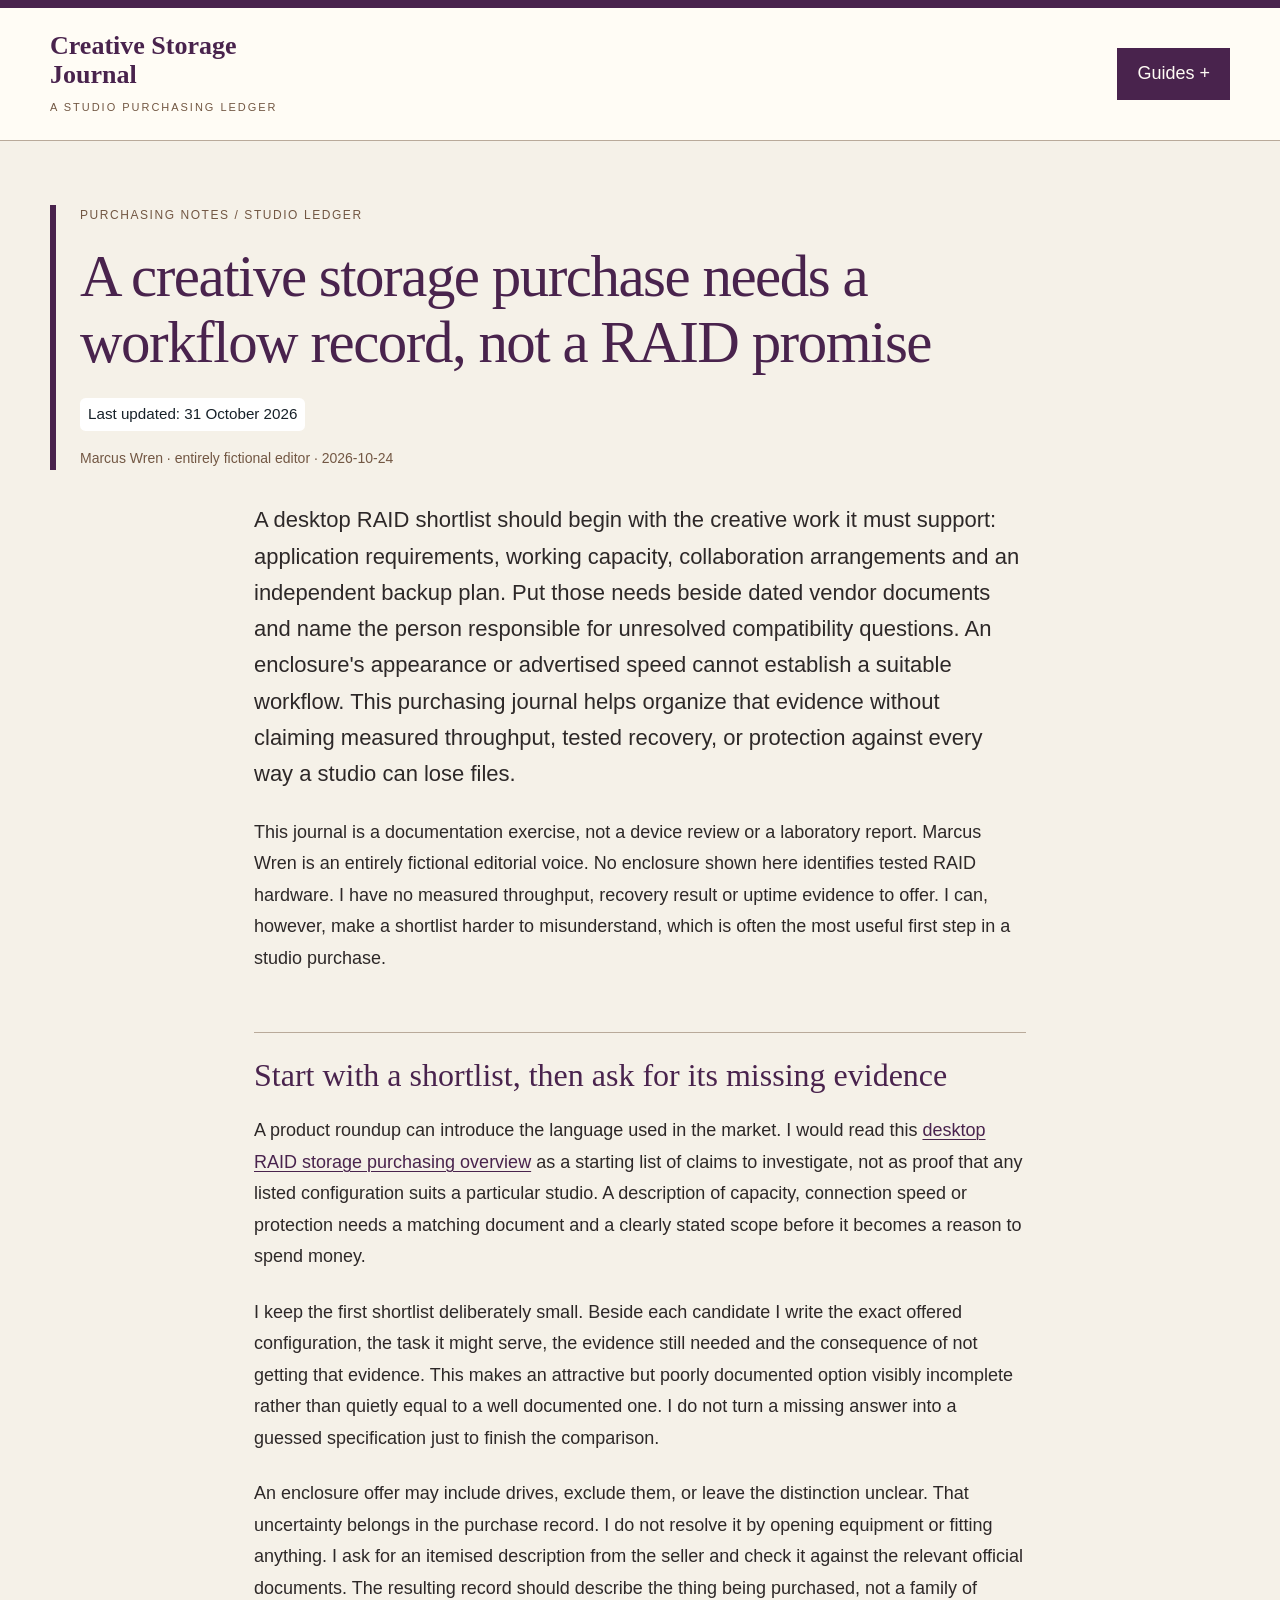
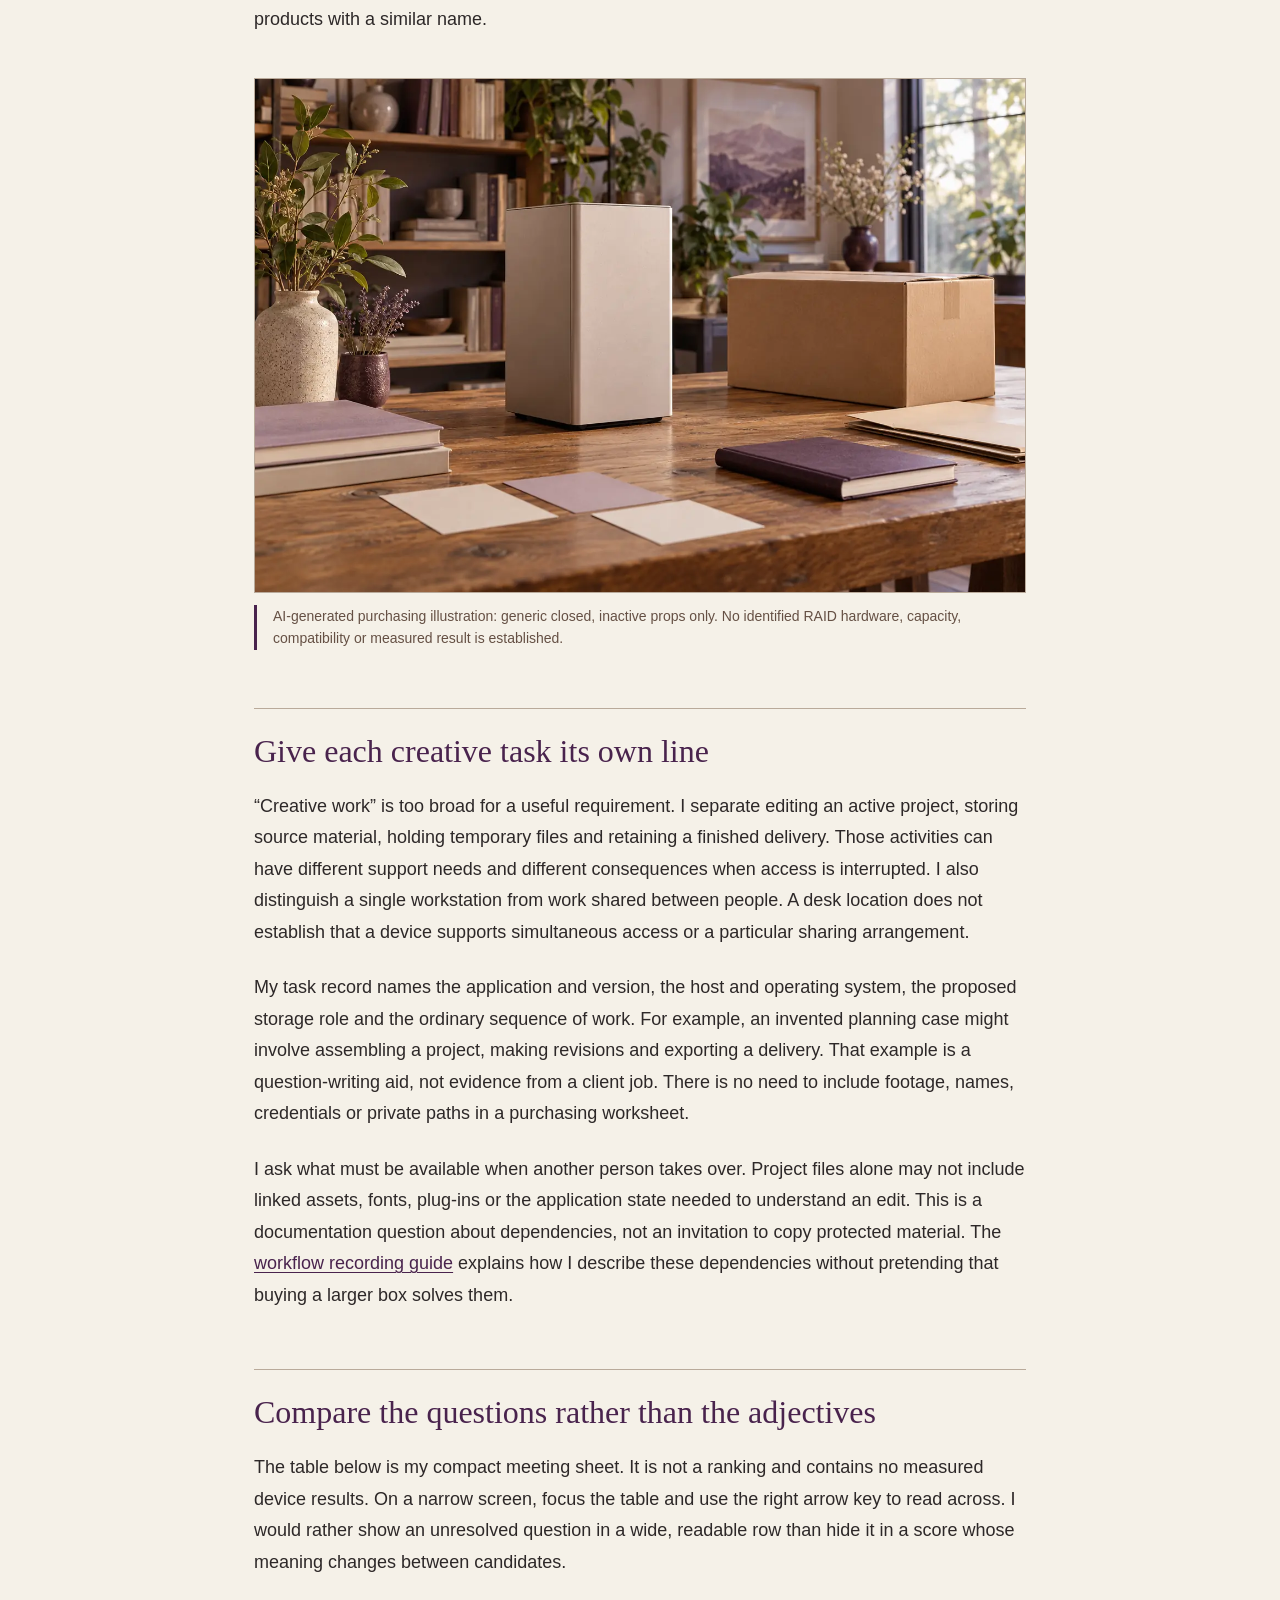
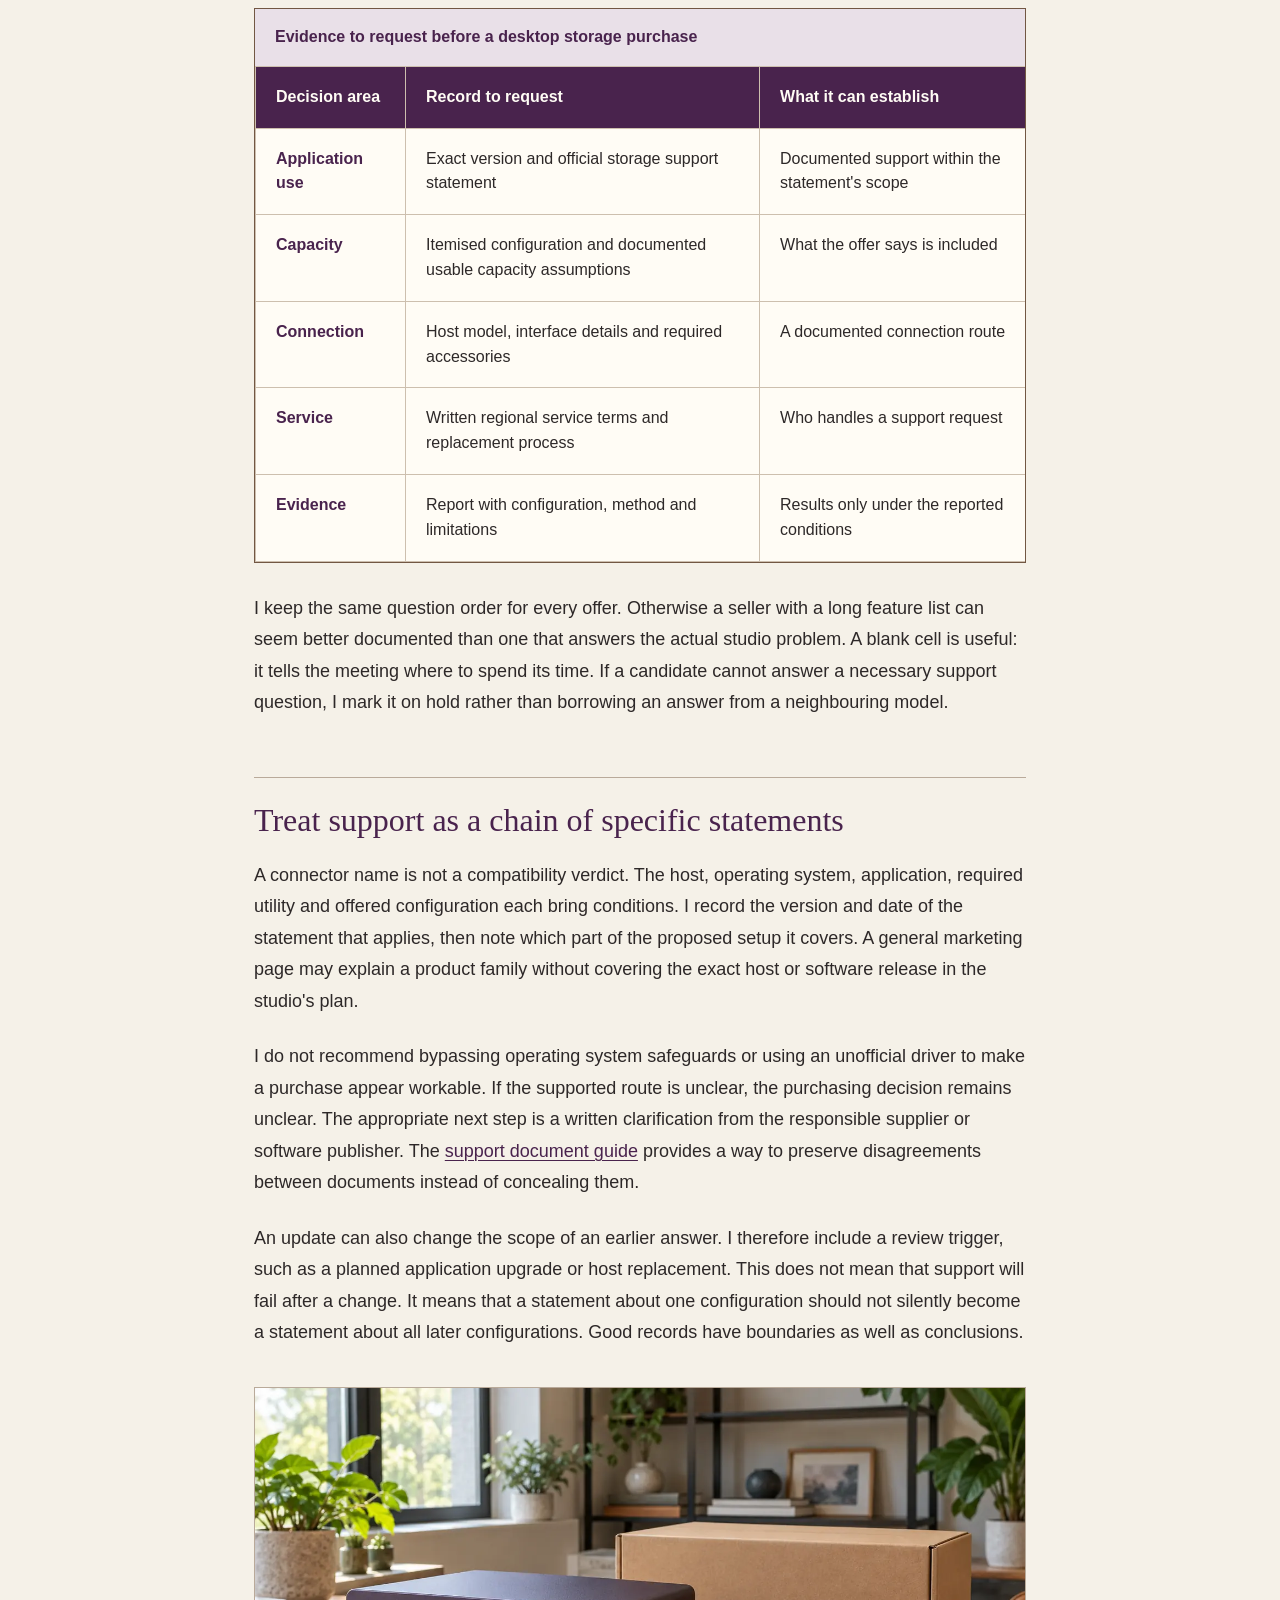
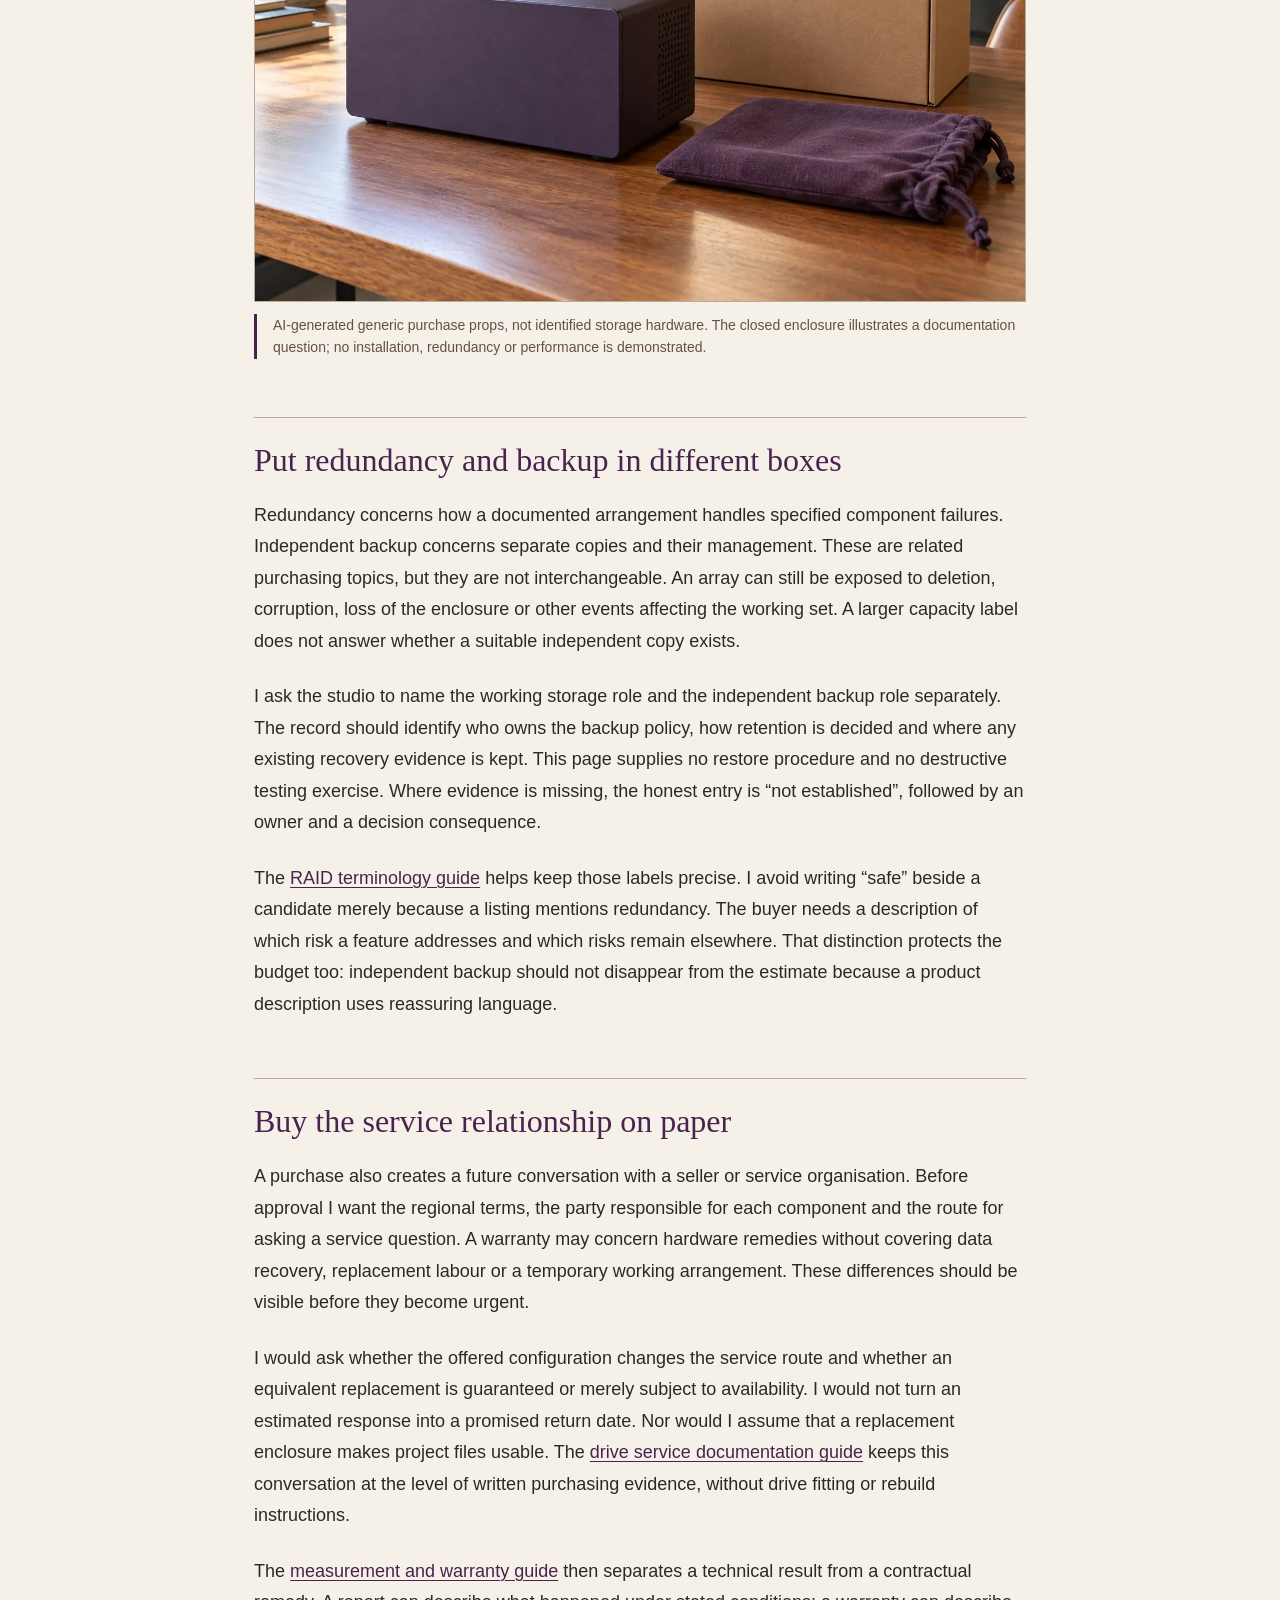
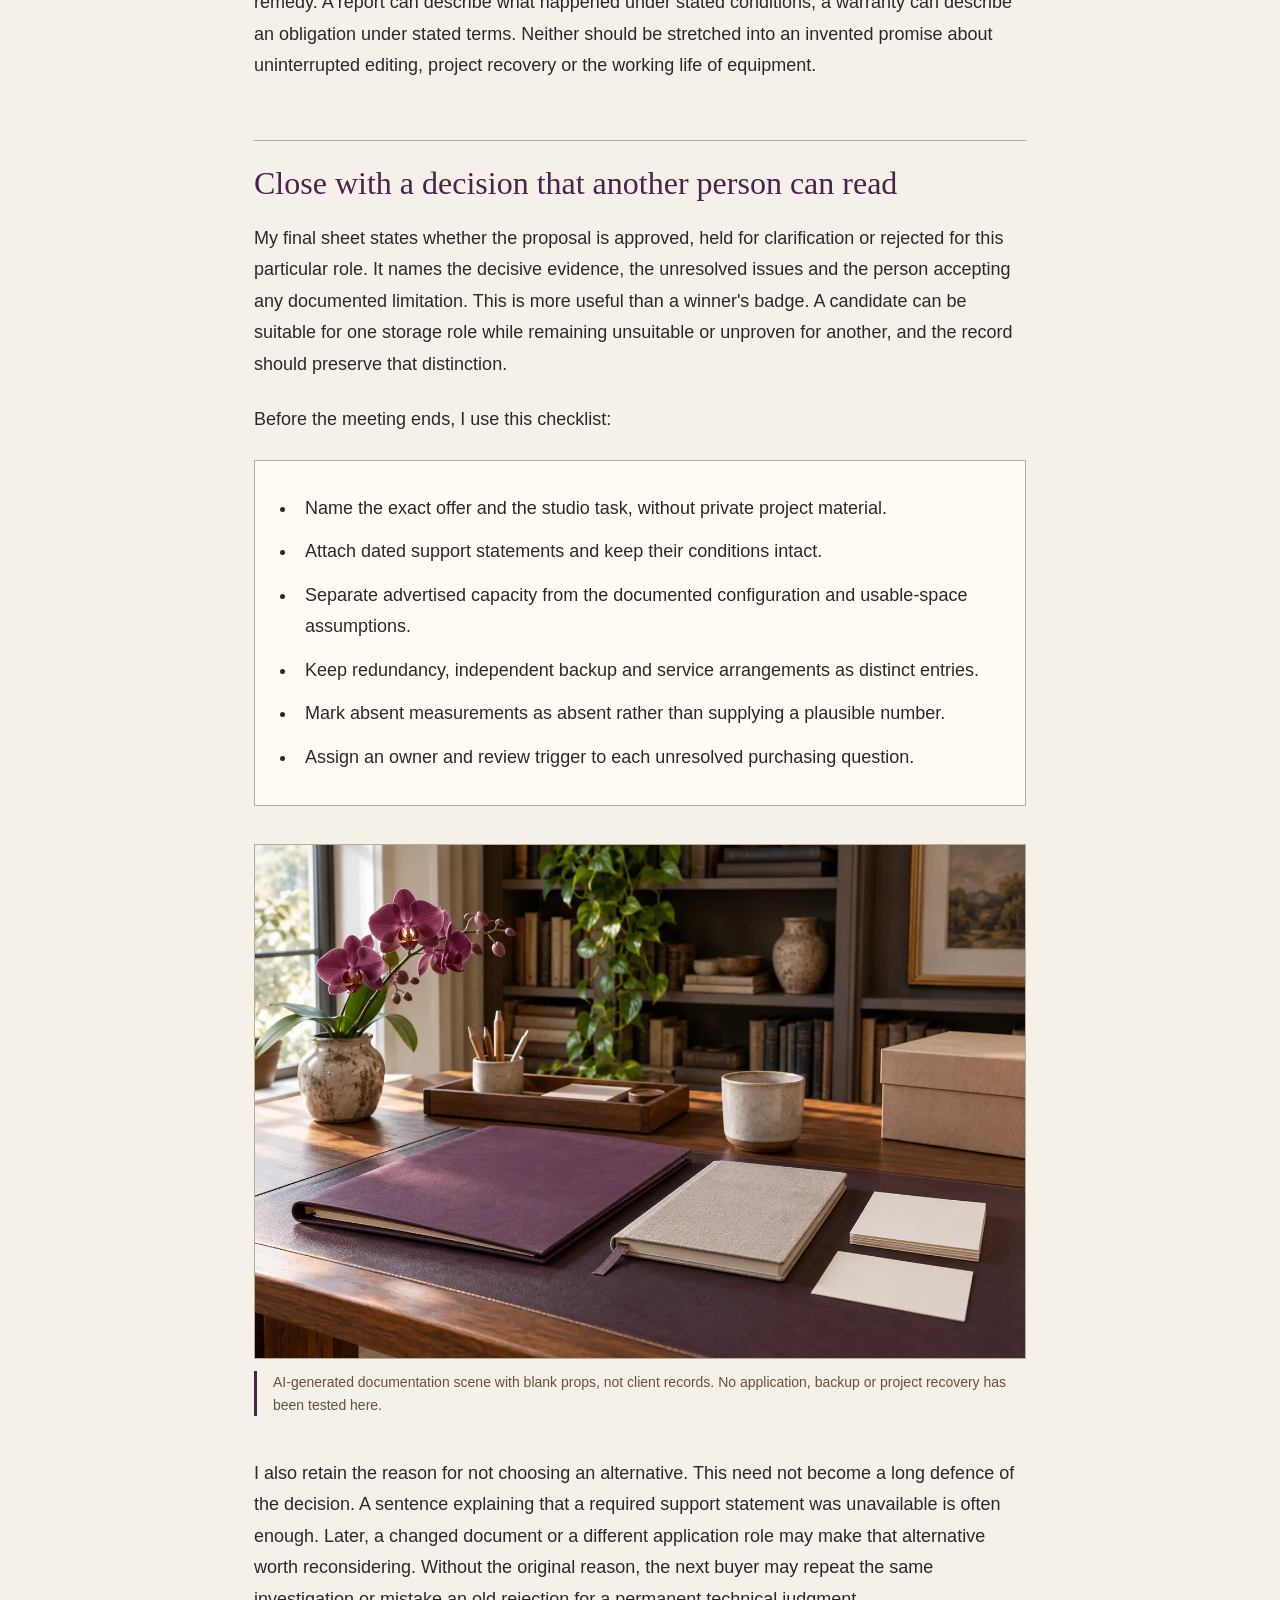
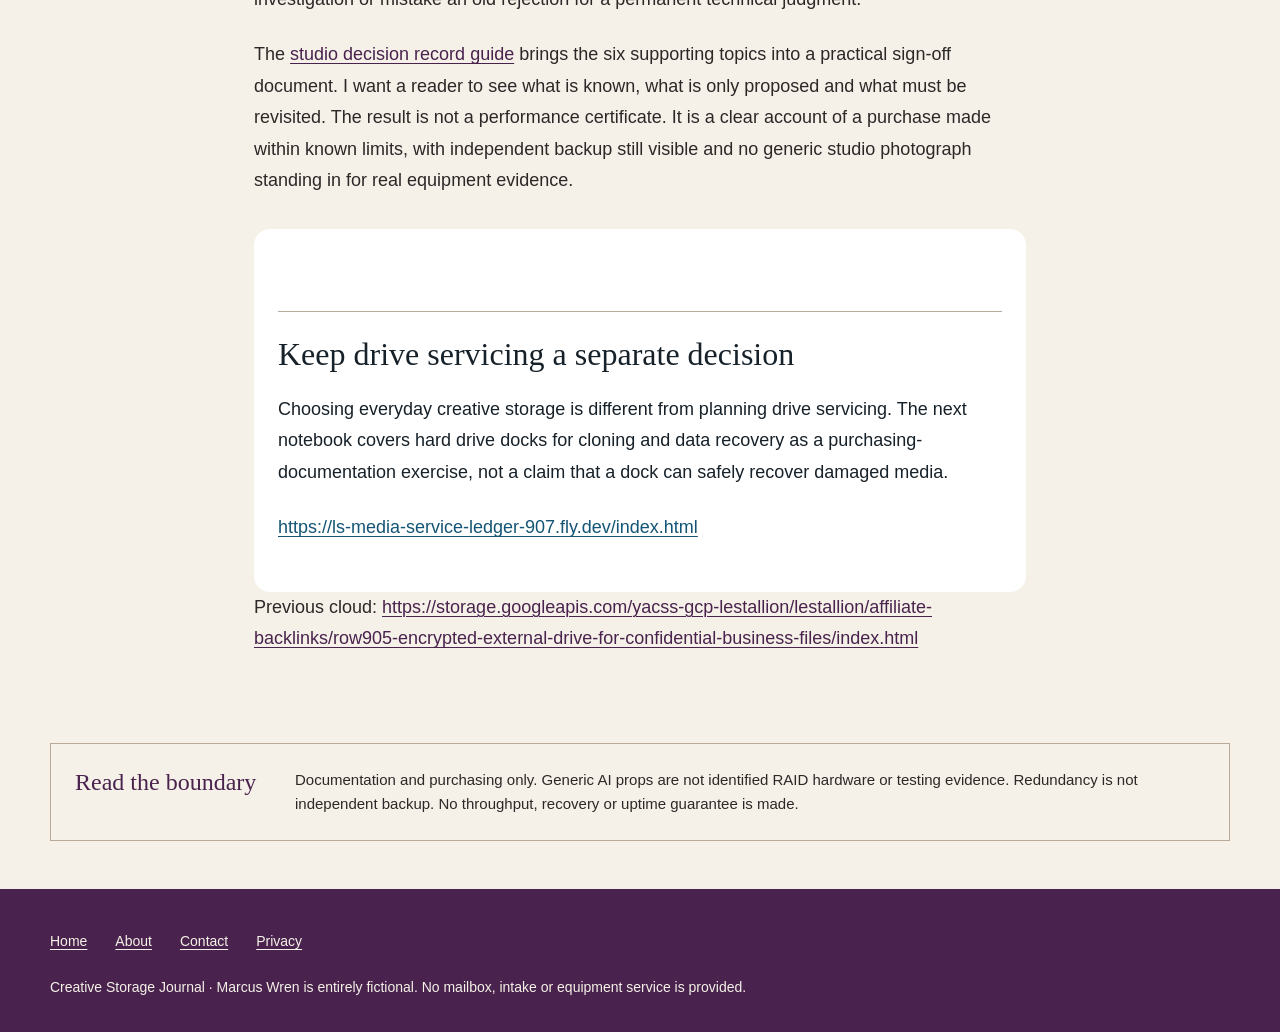
<file: docs/index.html>
<!doctype html>
<html lang="en"><head><meta charset="utf-8"><meta name="viewport" content="width=device-width, initial-scale=1">
<title>A creative storage purchase needs a workflow record, not a RAID promise | Creative Storage Journal</title>
<meta name="description" content="A documentation-first studio storage purchase: record workflows, support, backup responsibilities, service terms and the limits of available evidence."><meta name="theme-color" content="#49234d">
<link rel="canonical" href="https://armaragex.github.io/creative-storage-journal-row906/index.html"><link rel="icon" href="data:,"><link rel="stylesheet" href="assets/site.css">
<meta property="og:title" content="A creative storage purchase needs a workflow record, not a RAID promise"><meta property="og:description" content="A documentation-first studio storage purchase: record workflows, support, backup responsibilities, service terms and the limits of available evidence.">
<meta property="og:url" content="https://armaragex.github.io/creative-storage-journal-row906/index.html"><meta property="og:type" content="article">
<meta property="og:site_name" content="Creative Storage Journal"><meta property="og:image" content="https://armaragex.github.io/creative-storage-journal-row906/assets/studio-storage-purchase-dossier.webp">
<meta property="og:image:alt" content="AI-generated studio planning scene with a generic closed enclosure, blank paper cards, closed notebook, folders and sealed carton.">
<script type="application/ld+json">{"@context":"https://schema.org","@type":"Article","author":{"@type":"Person","description":"Entirely fictional editorial voice; no tested equipment experience claimed.","name":"Marcus Wren"},"dateModified":"2026-10-31T03:26:37Z","datePublished":"2026-10-24","description":"A documentation-first studio storage purchase: record workflows, support, backup responsibilities, service terms and the limits of available evidence.","headline":"A creative storage purchase needs a workflow record, not a RAID promise","isPartOf":{"@type":"WebSite","name":"Creative Storage Journal","url":"https://armaragex.github.io/creative-storage-journal-row906/index.html"},"mainEntityOfPage":"https://armaragex.github.io/creative-storage-journal-row906/index.html","name":"A creative storage purchase needs a workflow record, not a RAID promise","url":"https://armaragex.github.io/creative-storage-journal-row906/index.html"}</script>
<script defer src="assets/site.js"></script>
<meta property="article:modified_time" content="2026-10-31T03:26:37Z">
</head>
<body data-page="index"><a class="skip" href="#main">Skip to main content</a>
<header class="masthead"><div class="mast-row"><a class="brand" href="index.html">Creative Storage Journal<small>A studio purchasing ledger</small></a>
<div class="guide-toggle"><button type="button" aria-controls="guide-panel" aria-expanded="false">Guides <span aria-hidden="true">+</span></button></div></div>
<nav id="guide-panel" aria-label="Six purchasing guides" hidden><ol><li><a href="record-creative-applications-and-project-workflows.html">Record creative applications and project workflows</a></li><li><a href="read-exact-host-and-application-support-documents.html">Read exact host and application support documents</a></li><li><a href="separate-raid-terminology-from-independent-backup.html">Separate RAID terminology from independent backup</a></li><li><a href="document-drive-service-and-replacement-support.html">Document drive service and replacement support</a></li><li><a href="compare-measured-evidence-scope-and-warranty-terms.html">Compare measured evidence scope and warranty terms</a></li><li><a href="prepare-a-studio-purchasing-decision-record.html">Prepare a studio purchasing decision record</a></li></ol></nav></header>
<main id="main" tabindex="-1"><header class="page-head"><p class="issue">Purchasing notes / Studio ledger</p><h1>A creative storage purchase needs a workflow record, not a RAID promise</h1>
<p class="article-refreshed" style="font-size:.95rem;opacity:1;display:table;max-width:100%;padding:.2rem .5rem;border-radius:.35rem;background:#fff;color:#172129;overflow-wrap:anywhere">Last updated: <time datetime="2026-10-31T03:26:37Z">31 October 2026</time></p>
<p class="byline">Marcus Wren · entirely fictional editor · <time datetime="2026-10-24">2026-10-24</time></p></header>
<article class="article-body"><p>A desktop RAID shortlist should begin with the creative work it must support: application requirements, working capacity, collaboration arrangements and an independent backup plan. Put those needs beside dated vendor documents and name the person responsible for unresolved compatibility questions. An enclosure's appearance or advertised speed cannot establish a suitable workflow. This purchasing journal helps organize that evidence without claiming measured throughput, tested recovery, or protection against every way a studio can lose files.</p>
<p>This journal is a documentation exercise, not a device review or a laboratory report. Marcus Wren is an entirely fictional editorial voice. No enclosure shown here identifies tested RAID hardware. I have no measured throughput, recovery result or uptime evidence to offer. I can, however, make a shortlist harder to misunderstand, which is often the most useful first step in a studio purchase.</p>
<h2>Start with a shortlist, then ask for its missing evidence</h2>
<p>A product roundup can introduce the language used in the market. I would read this <a href="https://lestallion.com/blogs/product-reviews/best-desktop-raid-storage-for-creative-workstations">desktop RAID storage purchasing overview</a> as a starting list of claims to investigate, not as proof that any listed configuration suits a particular studio. A description of capacity, connection speed or protection needs a matching document and a clearly stated scope before it becomes a reason to spend money.</p>
<p>I keep the first shortlist deliberately small. Beside each candidate I write the exact offered configuration, the task it might serve, the evidence still needed and the consequence of not getting that evidence. This makes an attractive but poorly documented option visibly incomplete rather than quietly equal to a well documented one. I do not turn a missing answer into a guessed specification just to finish the comparison.</p>
<p>An enclosure offer may include drives, exclude them, or leave the distinction unclear. That uncertainty belongs in the purchase record. I do not resolve it by opening equipment or fitting anything. I ask for an itemised description from the seller and check it against the relevant official documents. The resulting record should describe the thing being purchased, not a family of products with a similar name.</p>
<figure><img src="assets/studio-storage-purchase-dossier.webp" alt="AI-generated studio planning scene with a generic closed enclosure, blank paper cards, closed notebook, folders and sealed carton." width="1400" height="933" loading="eager" decoding="async" fetchpriority="high"><figcaption>AI-generated purchasing illustration: generic closed, inactive props only. No identified RAID hardware, capacity, compatibility or measured result is established.</figcaption></figure>

<h2>Give each creative task its own line</h2>
<p>“Creative work” is too broad for a useful requirement. I separate editing an active project, storing source material, holding temporary files and retaining a finished delivery. Those activities can have different support needs and different consequences when access is interrupted. I also distinguish a single workstation from work shared between people. A desk location does not establish that a device supports simultaneous access or a particular sharing arrangement.</p>
<p>My task record names the application and version, the host and operating system, the proposed storage role and the ordinary sequence of work. For example, an invented planning case might involve assembling a project, making revisions and exporting a delivery. That example is a question-writing aid, not evidence from a client job. There is no need to include footage, names, credentials or private paths in a purchasing worksheet.</p>
<p>I ask what must be available when another person takes over. Project files alone may not include linked assets, fonts, plug-ins or the application state needed to understand an edit. This is a documentation question about dependencies, not an invitation to copy protected material. The <a href="record-creative-applications-and-project-workflows.html">workflow recording guide</a> explains how I describe these dependencies without pretending that buying a larger box solves them.</p>
<h2>Compare the questions rather than the adjectives</h2>
<p>The table below is my compact meeting sheet. It is not a ranking and contains no measured device results. On a narrow screen, focus the table and use the right arrow key to read across. I would rather show an unresolved question in a wide, readable row than hide it in a score whose meaning changes between candidates.</p>
<div class="table-scroll" tabindex="0" role="region" aria-label="Purchasing evidence table; scroll horizontally with arrow keys"><table><caption>Evidence to request before a desktop storage purchase</caption><thead><tr><th scope="col">Decision area</th><th scope="col">Record to request</th><th scope="col">What it can establish</th><th scope="col">What remains separate</th></tr></thead><tbody><tr><th scope="row">Application use</th><td>Exact version and official storage support statement</td><td>Documented support within the statement's scope</td><td>Measured behaviour of the proposed workflow</td></tr><tr><th scope="row">Capacity</th><td>Itemised configuration and documented usable capacity assumptions</td><td>What the offer says is included</td><td>Future growth and independent backup space</td></tr><tr><th scope="row">Connection</th><td>Host model, interface details and required accessories</td><td>A documented connection route</td><td>Sustained application performance</td></tr><tr><th scope="row">Service</th><td>Written regional service terms and replacement process</td><td>Who handles a support request</td><td>Recovery of project data and continuity arrangements</td></tr><tr><th scope="row">Evidence</th><td>Report with configuration, method and limitations</td><td>Results only under the reported conditions</td><td>Guarantees about a different studio or future operation</td></tr></tbody></table></div>

<p>I keep the same question order for every offer. Otherwise a seller with a long feature list can seem better documented than one that answers the actual studio problem. A blank cell is useful: it tells the meeting where to spend its time. If a candidate cannot answer a necessary support question, I mark it on hold rather than borrowing an answer from a neighbouring model.</p>
<h2>Treat support as a chain of specific statements</h2>
<p>A connector name is not a compatibility verdict. The host, operating system, application, required utility and offered configuration each bring conditions. I record the version and date of the statement that applies, then note which part of the proposed setup it covers. A general marketing page may explain a product family without covering the exact host or software release in the studio's plan.</p>
<p>I do not recommend bypassing operating system safeguards or using an unofficial driver to make a purchase appear workable. If the supported route is unclear, the purchasing decision remains unclear. The appropriate next step is a written clarification from the responsible supplier or software publisher. The <a href="read-exact-host-and-application-support-documents.html">support document guide</a> provides a way to preserve disagreements between documents instead of concealing them.</p>
<p>An update can also change the scope of an earlier answer. I therefore include a review trigger, such as a planned application upgrade or host replacement. This does not mean that support will fail after a change. It means that a statement about one configuration should not silently become a statement about all later configurations. Good records have boundaries as well as conclusions.</p>
<figure><img src="assets/closed-array-enclosure-prop.webp" alt="AI-generated still life of a generic closed equipment enclosure beside a sealed plain carton and fabric pouch." width="1400" height="933" loading="lazy" decoding="async"><figcaption>AI-generated generic purchase props, not identified storage hardware. The closed enclosure illustrates a documentation question; no installation, redundancy or performance is demonstrated.</figcaption></figure>

<h2>Put redundancy and backup in different boxes</h2>
<p>Redundancy concerns how a documented arrangement handles specified component failures. Independent backup concerns separate copies and their management. These are related purchasing topics, but they are not interchangeable. An array can still be exposed to deletion, corruption, loss of the enclosure or other events affecting the working set. A larger capacity label does not answer whether a suitable independent copy exists.</p>
<p>I ask the studio to name the working storage role and the independent backup role separately. The record should identify who owns the backup policy, how retention is decided and where any existing recovery evidence is kept. This page supplies no restore procedure and no destructive testing exercise. Where evidence is missing, the honest entry is “not established”, followed by an owner and a decision consequence.</p>
<p>The <a href="separate-raid-terminology-from-independent-backup.html">RAID terminology guide</a> helps keep those labels precise. I avoid writing “safe” beside a candidate merely because a listing mentions redundancy. The buyer needs a description of which risk a feature addresses and which risks remain elsewhere. That distinction protects the budget too: independent backup should not disappear from the estimate because a product description uses reassuring language.</p>
<h2>Buy the service relationship on paper</h2>
<p>A purchase also creates a future conversation with a seller or service organisation. Before approval I want the regional terms, the party responsible for each component and the route for asking a service question. A warranty may concern hardware remedies without covering data recovery, replacement labour or a temporary working arrangement. These differences should be visible before they become urgent.</p>
<p>I would ask whether the offered configuration changes the service route and whether an equivalent replacement is guaranteed or merely subject to availability. I would not turn an estimated response into a promised return date. Nor would I assume that a replacement enclosure makes project files usable. The <a href="document-drive-service-and-replacement-support.html">drive service documentation guide</a> keeps this conversation at the level of written purchasing evidence, without drive fitting or rebuild instructions.</p>
<p>The <a href="compare-measured-evidence-scope-and-warranty-terms.html">measurement and warranty guide</a> then separates a technical result from a contractual remedy. A report can describe what happened under stated conditions; a warranty can describe an obligation under stated terms. Neither should be stretched into an invented promise about uninterrupted editing, project recovery or the working life of equipment.</p>
<h2>Close with a decision that another person can read</h2>
<p>My final sheet states whether the proposal is approved, held for clarification or rejected for this particular role. It names the decisive evidence, the unresolved issues and the person accepting any documented limitation. This is more useful than a winner's badge. A candidate can be suitable for one storage role while remaining unsuitable or unproven for another, and the record should preserve that distinction.</p>
<p>Before the meeting ends, I use this checklist:</p>
<ul>
<li>Name the exact offer and the studio task, without private project material.</li>
<li>Attach dated support statements and keep their conditions intact.</li>
<li>Separate advertised capacity from the documented configuration and usable-space assumptions.</li>
<li>Keep redundancy, independent backup and service arrangements as distinct entries.</li>
<li>Mark absent measurements as absent rather than supplying a plausible number.</li>
<li>Assign an owner and review trigger to each unresolved purchasing question.</li>
</ul>
<figure><img src="assets/workflow-support-record-folders.webp" alt="AI-generated documentation desk with a closed orchid folder, notebook, blank cards, ceramic cup, stationery tray and sealed carton." width="1400" height="933" loading="lazy" decoding="async"><figcaption>AI-generated documentation scene with blank props, not client records. No application, backup or project recovery has been tested here.</figcaption></figure>

<p>I also retain the reason for not choosing an alternative. This need not become a long defence of the decision. A sentence explaining that a required support statement was unavailable is often enough. Later, a changed document or a different application role may make that alternative worth reconsidering. Without the original reason, the next buyer may repeat the same investigation or mistake an old rejection for a permanent technical judgment.</p>
<p>The <a href="prepare-a-studio-purchasing-decision-record.html">studio decision record guide</a> brings the six supporting topics into a practical sign-off document. I want a reader to see what is known, what is only proposed and what must be revisited. The result is not a performance certificate. It is a clear account of a purchase made within known limits, with independent backup still visible and no generic studio photograph standing in for real equipment evidence.</p><section class="cross-link-forward" style="margin-top:2rem;background:#fff;color:#172129;padding:1.5rem;border-radius:1rem"><h2 style="color:#172129">Keep drive servicing a separate decision</h2><p style="color:#172129">Choosing everyday creative storage is different from planning drive servicing. The next notebook covers hard drive docks for cloning and data recovery as a purchasing-documentation exercise, not a claim that a dock can safely recover damaged media.</p><p style="color:#172129"><a href="https://ls-media-service-ledger-907.fly.dev/index.html" style="overflow-wrap:anywhere;word-break:break-word;color:#145575">https://ls-media-service-ledger-907.fly.dev/index.html</a></p></section>
<p class="previous-cloud-link" style="overflow-wrap:anywhere">Previous cloud: <a href="https://storage.googleapis.com/yacss-gcp-lestallion/lestallion/affiliate-backlinks/row905-encrypted-external-drive-for-confidential-business-files/index.html" style="overflow-wrap:anywhere">https://storage.googleapis.com/yacss-gcp-lestallion/lestallion/affiliate-backlinks/row905-encrypted-external-drive-for-confidential-business-files/index.html</a></p>
</article>
<aside class="reading-note"><strong>Read the boundary</strong><p>Documentation and purchasing only. Generic AI props are not identified RAID hardware or testing evidence. Redundancy is not independent backup. No throughput, recovery or uptime guarantee is made.</p></aside></main>
<footer class="footer"><nav aria-label="Publication"><a href="index.html">Home</a><a href="about.html">About</a><a href="contact.html">Contact</a><a href="privacy.html">Privacy</a></nav><p>Creative Storage Journal · Marcus Wren is entirely fictional. No mailbox, intake or equipment service is provided.</p></footer></body></html>
</file>
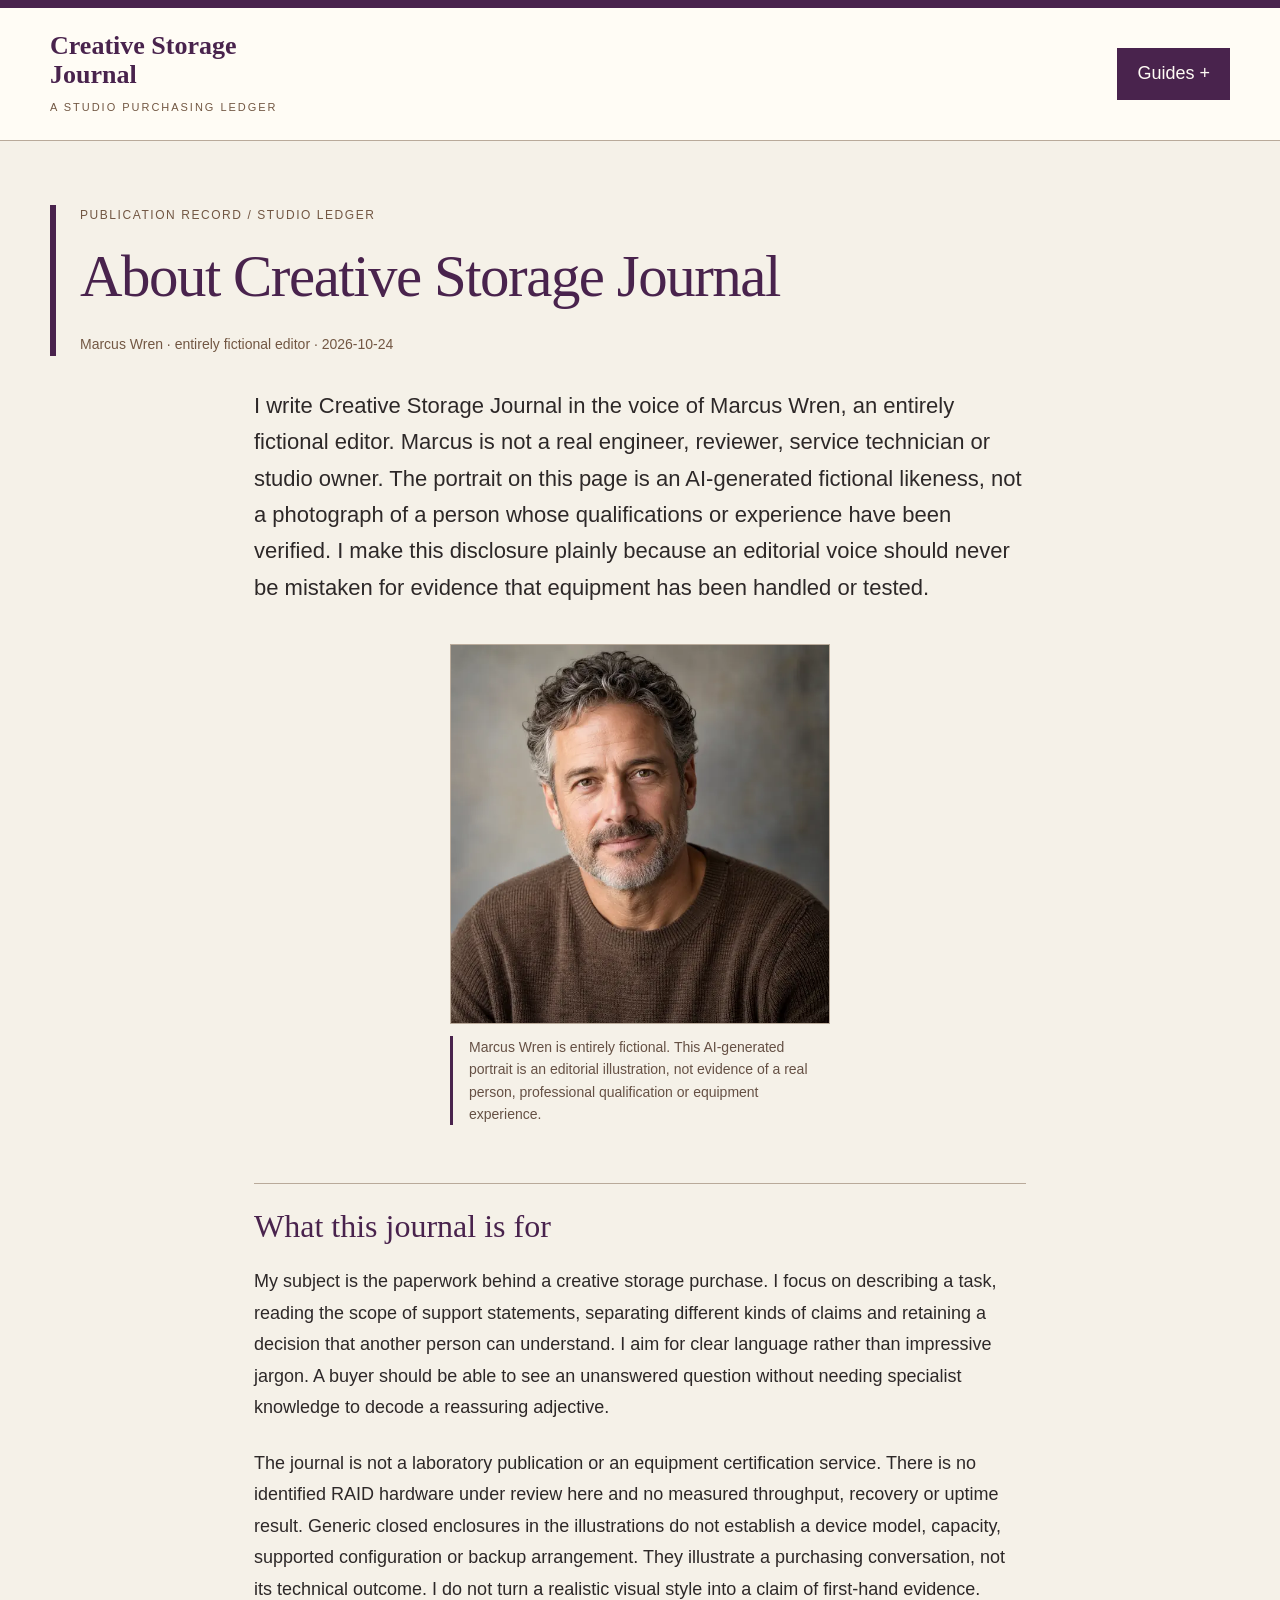
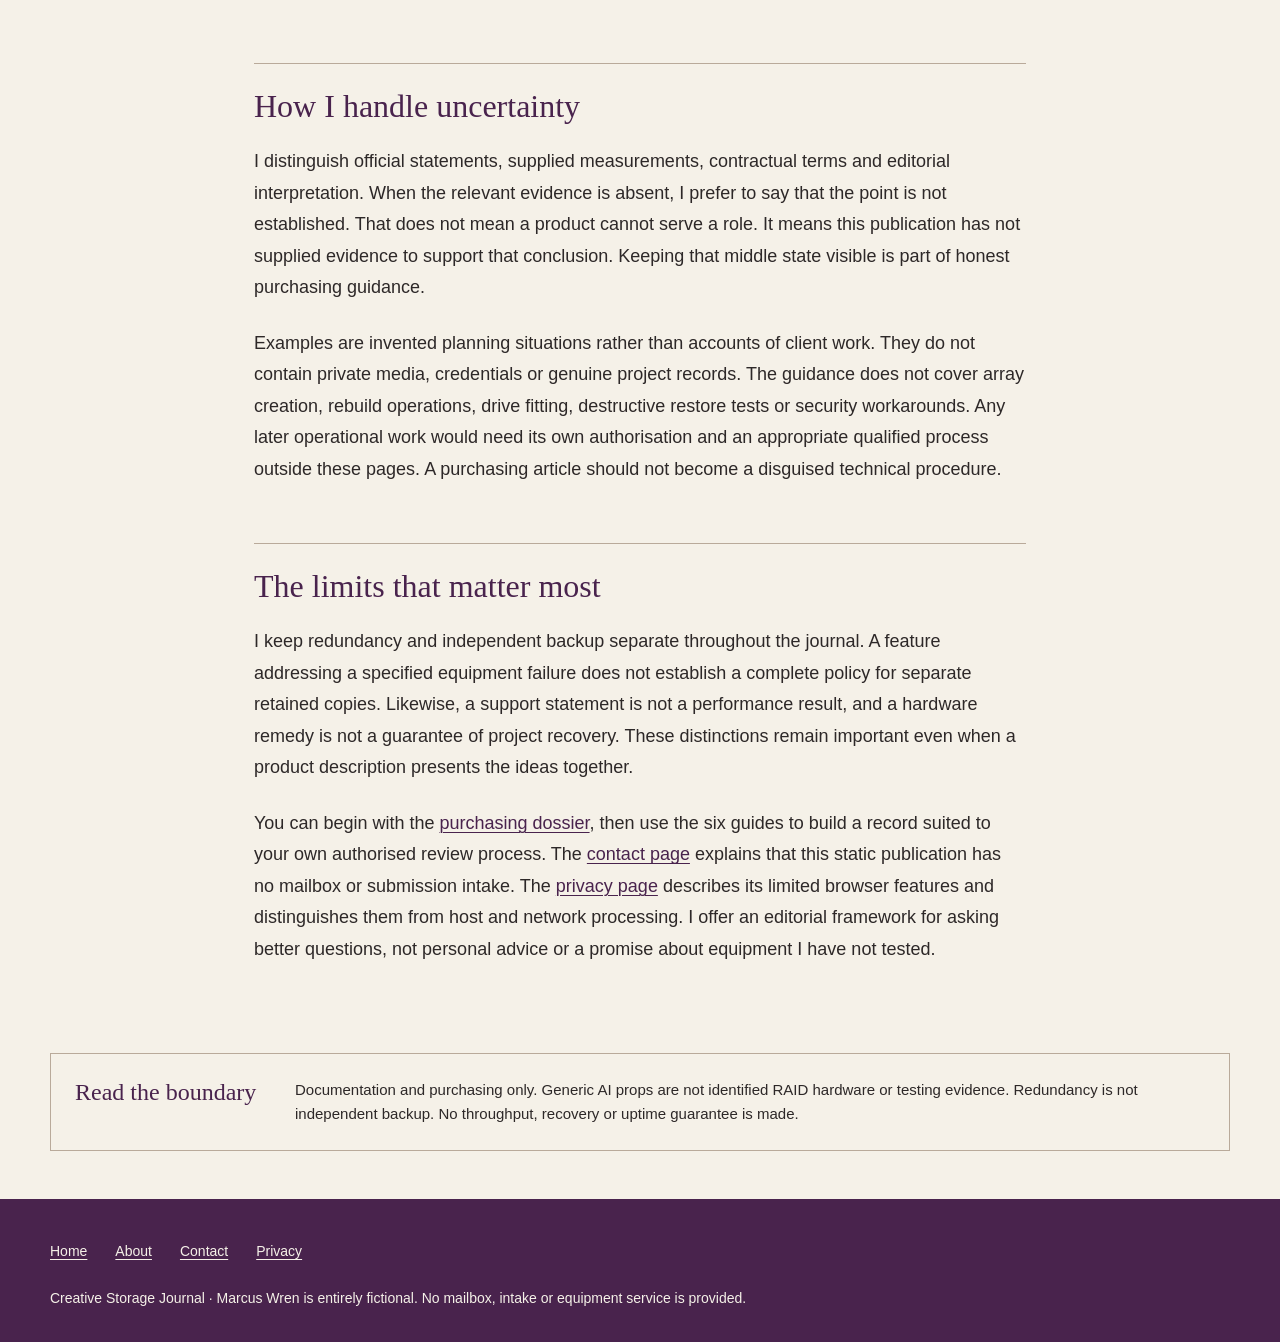
<file: docs/about.html>
<!doctype html>
<html lang="en"><head><meta charset="utf-8"><meta name="viewport" content="width=device-width, initial-scale=1">
<title>About Creative Storage Journal | Creative Storage Journal</title>
<meta name="description" content="Meet the entirely fictional editorial voice behind Creative Storage Journal and read the limits of its documentation-only storage guidance."><meta name="theme-color" content="#49234d">
<link rel="canonical" href="https://armaragex.github.io/creative-storage-journal-row906/about.html"><link rel="icon" href="data:,"><link rel="stylesheet" href="assets/site.css">
<meta property="og:title" content="About Creative Storage Journal"><meta property="og:description" content="Meet the entirely fictional editorial voice behind Creative Storage Journal and read the limits of its documentation-only storage guidance.">
<meta property="og:url" content="https://armaragex.github.io/creative-storage-journal-row906/about.html"><meta property="og:type" content="website">
<meta property="og:site_name" content="Creative Storage Journal"><meta property="og:image" content="https://armaragex.github.io/creative-storage-journal-row906/assets/marcus-wren-fictional-editor.webp">
<meta property="og:image:alt" content="AI-generated fictional Marcus Wren with short salt-and-pepper curls and a plain umber knit shirt, shown head and shoulders.">
<script type="application/ld+json">{"@context": "https://schema.org", "@type": "WebPage", "dateModified": "2026-10-24", "datePublished": "2026-10-24", "description": "Meet the entirely fictional editorial voice behind Creative Storage Journal and read the limits of its documentation-only storage guidance.", "isPartOf": {"@type": "WebSite", "name": "Creative Storage Journal", "url": "https://armaragex.github.io/creative-storage-journal-row906/index.html"}, "name": "About Creative Storage Journal", "url": "https://armaragex.github.io/creative-storage-journal-row906/about.html"}</script>
<script defer src="assets/site.js"></script></head>
<body data-page="about"><a class="skip" href="#main">Skip to main content</a>
<header class="masthead"><div class="mast-row"><a class="brand" href="index.html">Creative Storage Journal<small>A studio purchasing ledger</small></a>
<div class="guide-toggle"><button type="button" aria-controls="guide-panel" aria-expanded="false">Guides <span aria-hidden="true">+</span></button></div></div>
<nav id="guide-panel" aria-label="Six purchasing guides" hidden><ol><li><a href="record-creative-applications-and-project-workflows.html">Record creative applications and project workflows</a></li><li><a href="read-exact-host-and-application-support-documents.html">Read exact host and application support documents</a></li><li><a href="separate-raid-terminology-from-independent-backup.html">Separate RAID terminology from independent backup</a></li><li><a href="document-drive-service-and-replacement-support.html">Document drive service and replacement support</a></li><li><a href="compare-measured-evidence-scope-and-warranty-terms.html">Compare measured evidence scope and warranty terms</a></li><li><a href="prepare-a-studio-purchasing-decision-record.html">Prepare a studio purchasing decision record</a></li></ol></nav></header>
<main id="main" tabindex="-1"><header class="page-head"><p class="issue">Publication record / Studio ledger</p><h1>About Creative Storage Journal</h1>
<p class="byline">Marcus Wren · entirely fictional editor · <time datetime="2026-10-24">2026-10-24</time></p></header>
<article class="article-body"><p>I write Creative Storage Journal in the voice of Marcus Wren, an entirely fictional editor. Marcus is not a real engineer, reviewer, service technician or studio owner. The portrait on this page is an AI-generated fictional likeness, not a photograph of a person whose qualifications or experience have been verified. I make this disclosure plainly because an editorial voice should never be mistaken for evidence that equipment has been handled or tested.</p>
<figure class="portrait"><img src="assets/marcus-wren-fictional-editor.webp" alt="AI-generated fictional Marcus Wren with short salt-and-pepper curls and a plain umber knit shirt, shown head and shoulders." width="640" height="640" loading="lazy" decoding="async"><figcaption>Marcus Wren is entirely fictional. This AI-generated portrait is an editorial illustration, not evidence of a real person, professional qualification or equipment experience.</figcaption></figure>

<h2>What this journal is for</h2>
<p>My subject is the paperwork behind a creative storage purchase. I focus on describing a task, reading the scope of support statements, separating different kinds of claims and retaining a decision that another person can understand. I aim for clear language rather than impressive jargon. A buyer should be able to see an unanswered question without needing specialist knowledge to decode a reassuring adjective.</p>
<p>The journal is not a laboratory publication or an equipment certification service. There is no identified RAID hardware under review here and no measured throughput, recovery or uptime result. Generic closed enclosures in the illustrations do not establish a device model, capacity, supported configuration or backup arrangement. They illustrate a purchasing conversation, not its technical outcome. I do not turn a realistic visual style into a claim of first-hand evidence.</p>
<h2>How I handle uncertainty</h2>
<p>I distinguish official statements, supplied measurements, contractual terms and editorial interpretation. When the relevant evidence is absent, I prefer to say that the point is not established. That does not mean a product cannot serve a role. It means this publication has not supplied evidence to support that conclusion. Keeping that middle state visible is part of honest purchasing guidance.</p>
<p>Examples are invented planning situations rather than accounts of client work. They do not contain private media, credentials or genuine project records. The guidance does not cover array creation, rebuild operations, drive fitting, destructive restore tests or security workarounds. Any later operational work would need its own authorisation and an appropriate qualified process outside these pages. A purchasing article should not become a disguised technical procedure.</p>
<h2>The limits that matter most</h2>
<p>I keep redundancy and independent backup separate throughout the journal. A feature addressing a specified equipment failure does not establish a complete policy for separate retained copies. Likewise, a support statement is not a performance result, and a hardware remedy is not a guarantee of project recovery. These distinctions remain important even when a product description presents the ideas together.</p>
<p>You can begin with the <a href="index.html">purchasing dossier</a>, then use the six guides to build a record suited to your own authorised review process. The <a href="contact.html">contact page</a> explains that this static publication has no mailbox or submission intake. The <a href="privacy.html">privacy page</a> describes its limited browser features and distinguishes them from host and network processing. I offer an editorial framework for asking better questions, not personal advice or a promise about equipment I have not tested.</p></article>
<aside class="reading-note"><strong>Read the boundary</strong><p>Documentation and purchasing only. Generic AI props are not identified RAID hardware or testing evidence. Redundancy is not independent backup. No throughput, recovery or uptime guarantee is made.</p></aside></main>
<footer class="footer"><nav aria-label="Publication"><a href="index.html">Home</a><a href="about.html">About</a><a href="contact.html">Contact</a><a href="privacy.html">Privacy</a></nav><p>Creative Storage Journal · Marcus Wren is entirely fictional. No mailbox, intake or equipment service is provided.</p></footer></body></html>
</file>
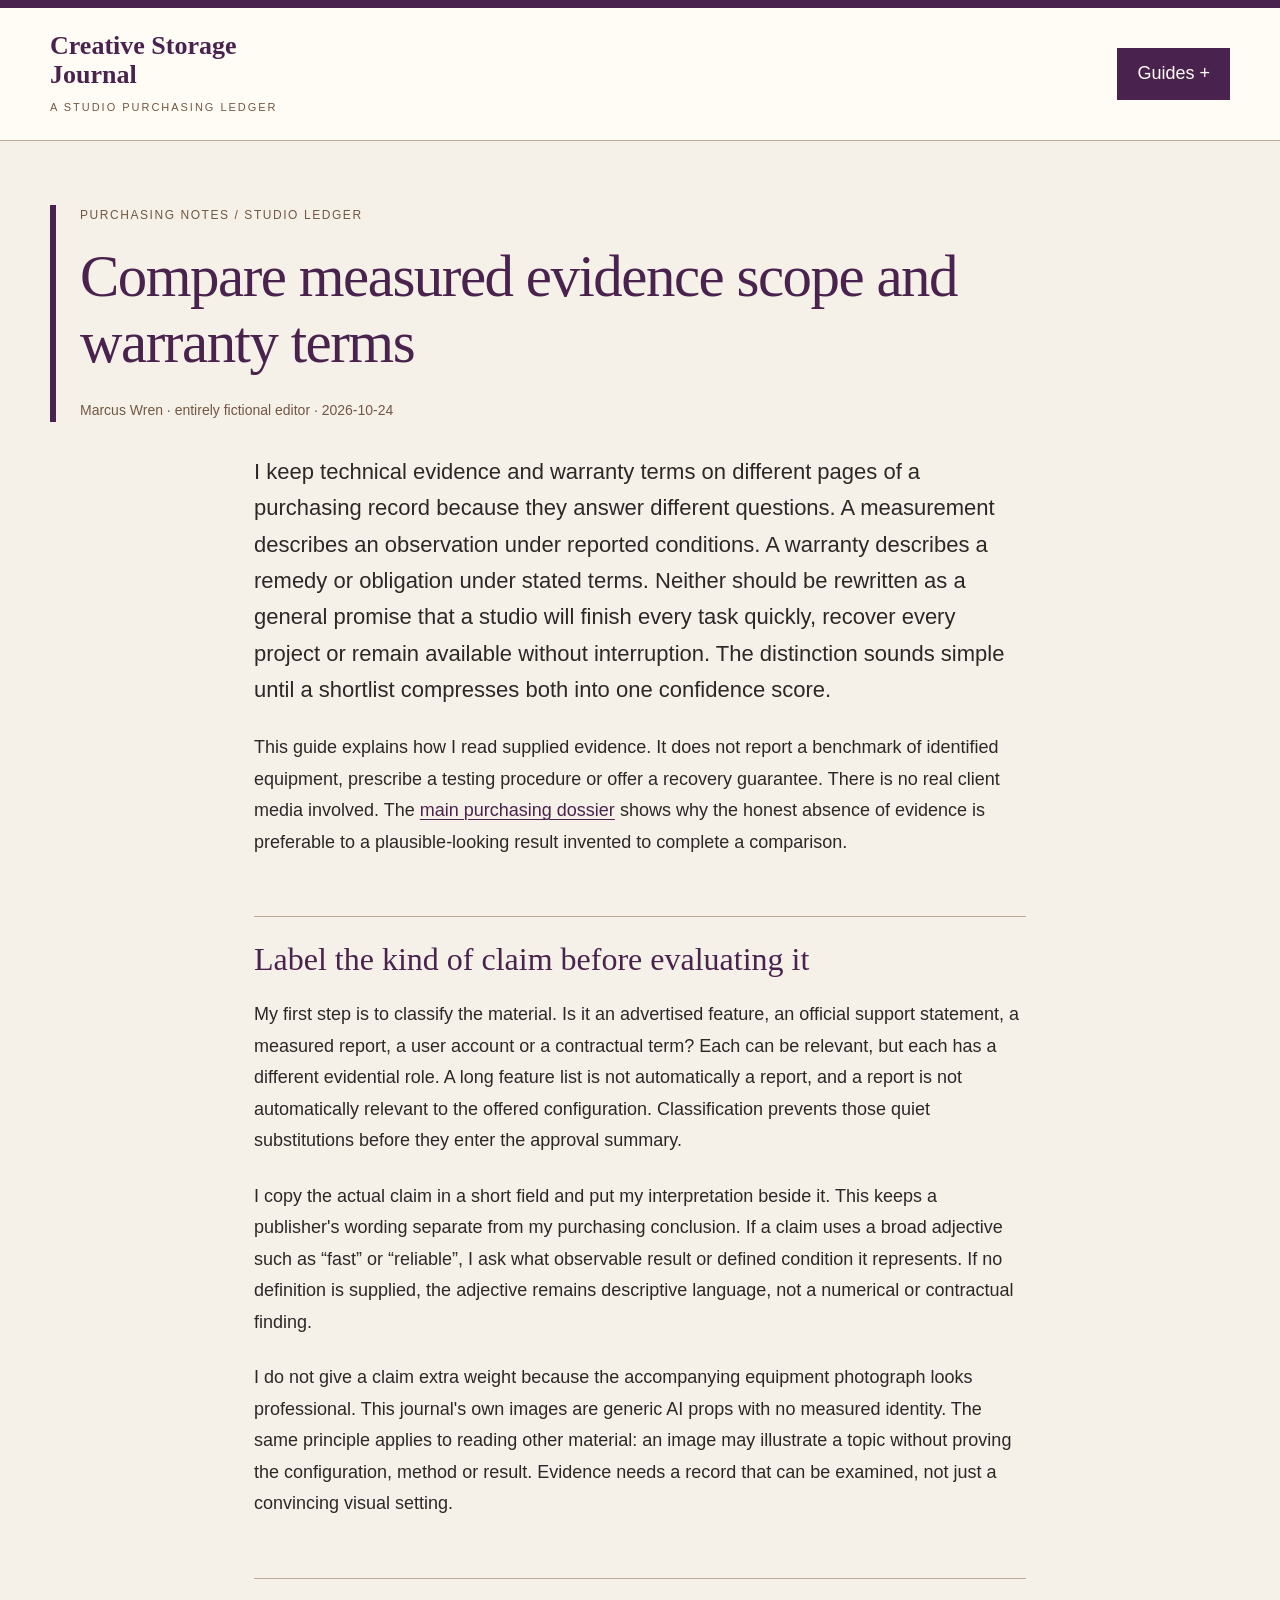
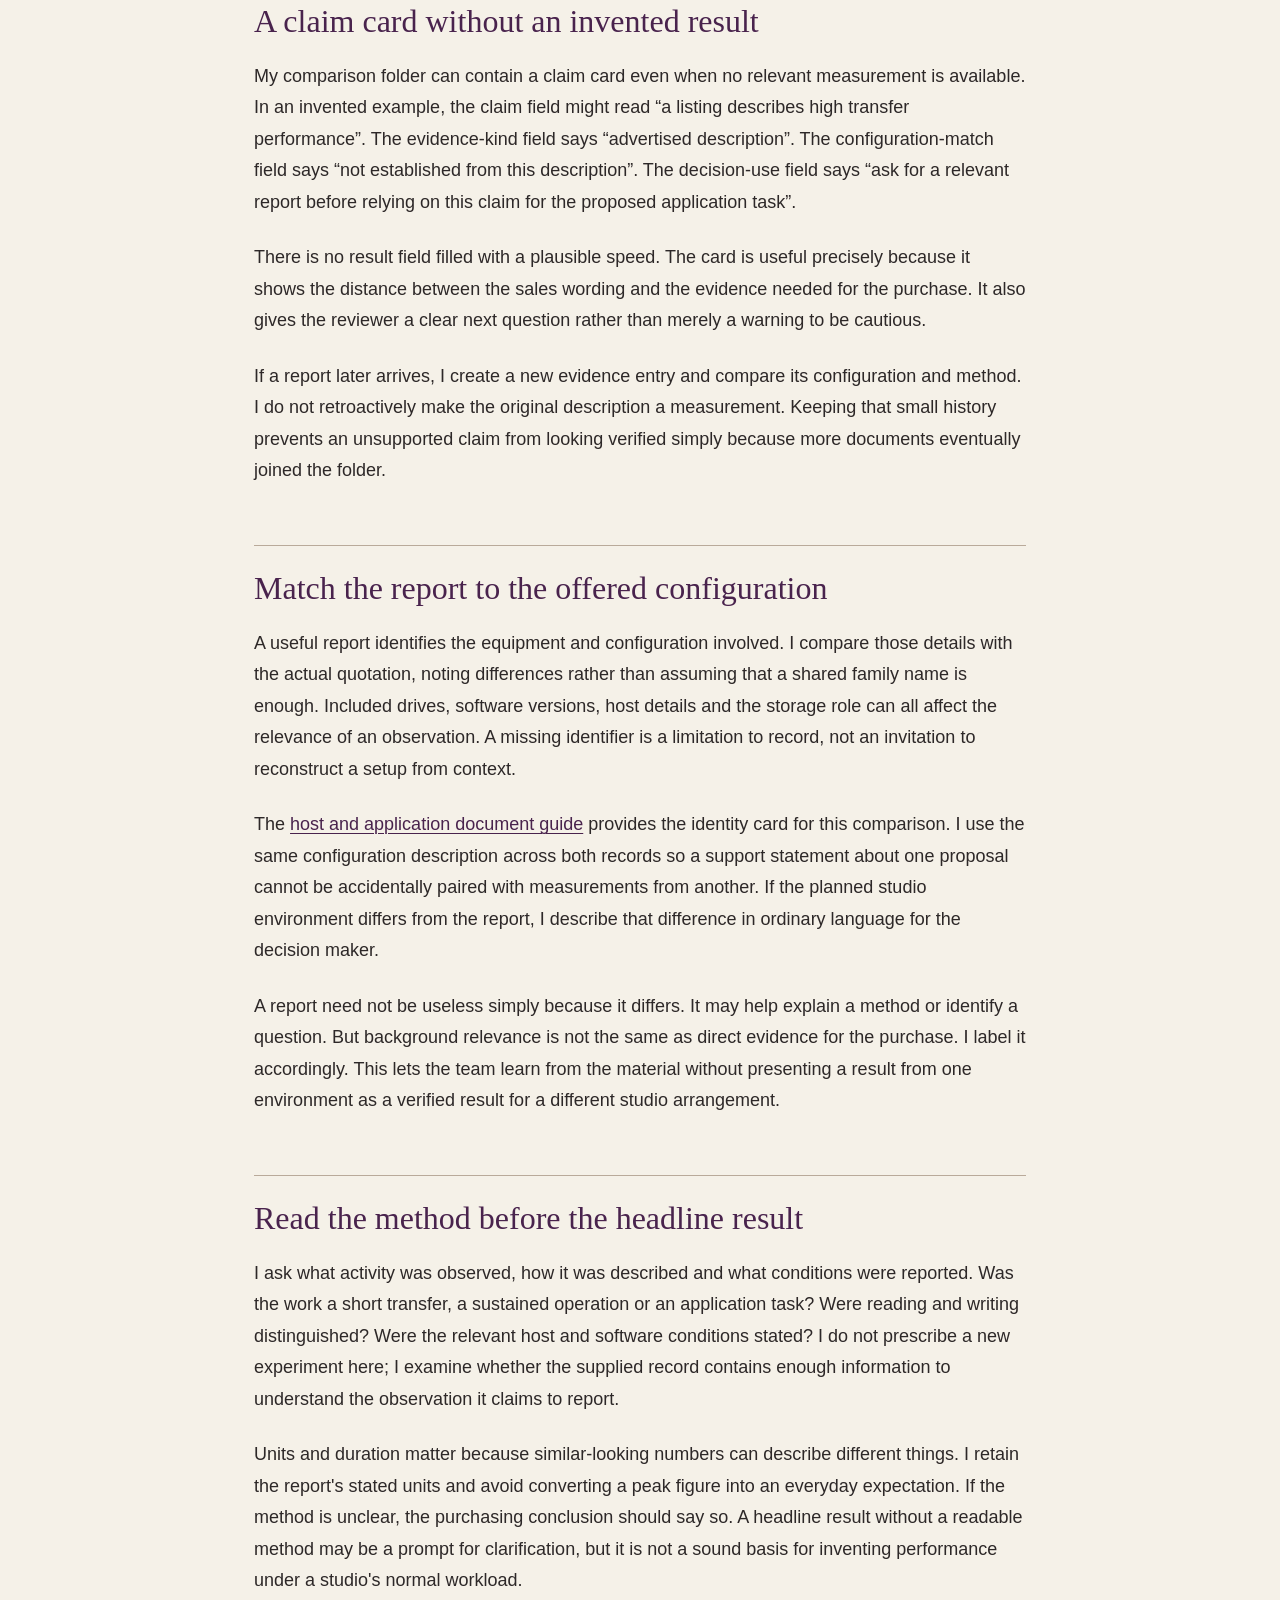
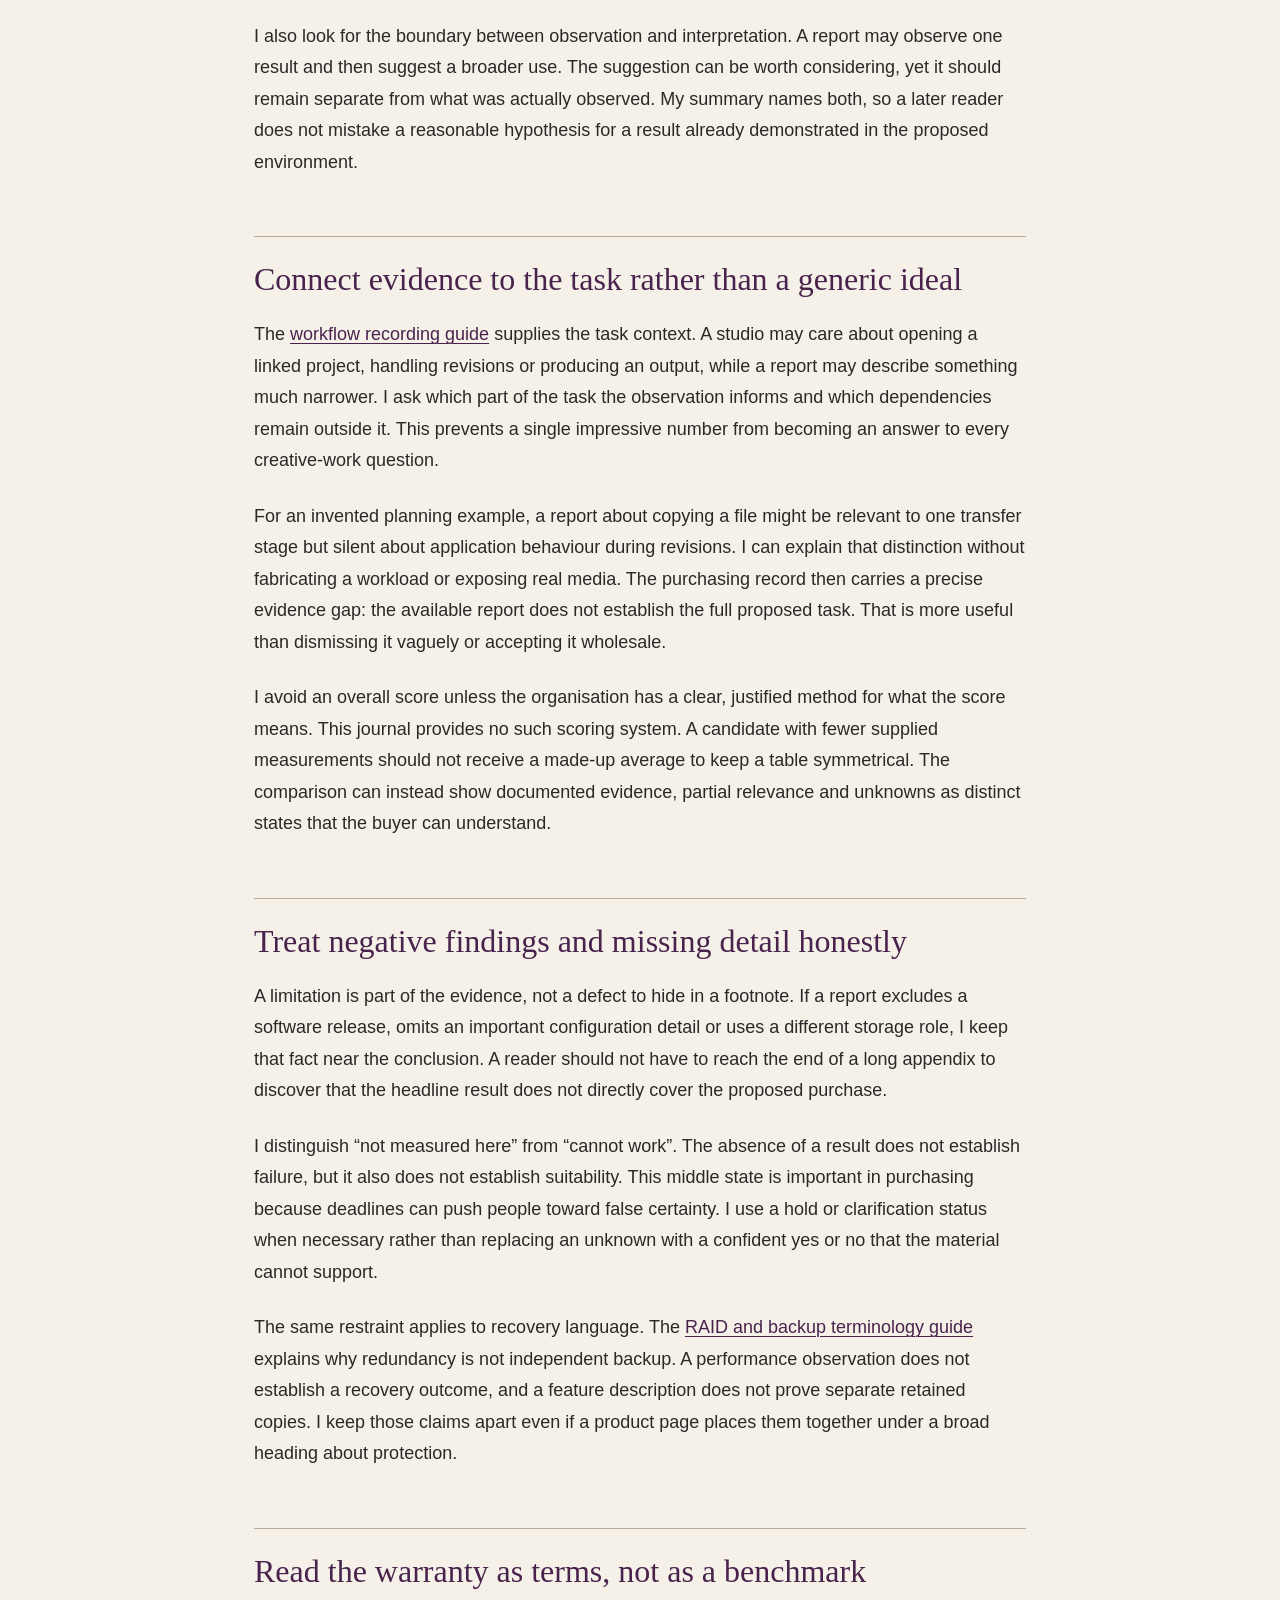
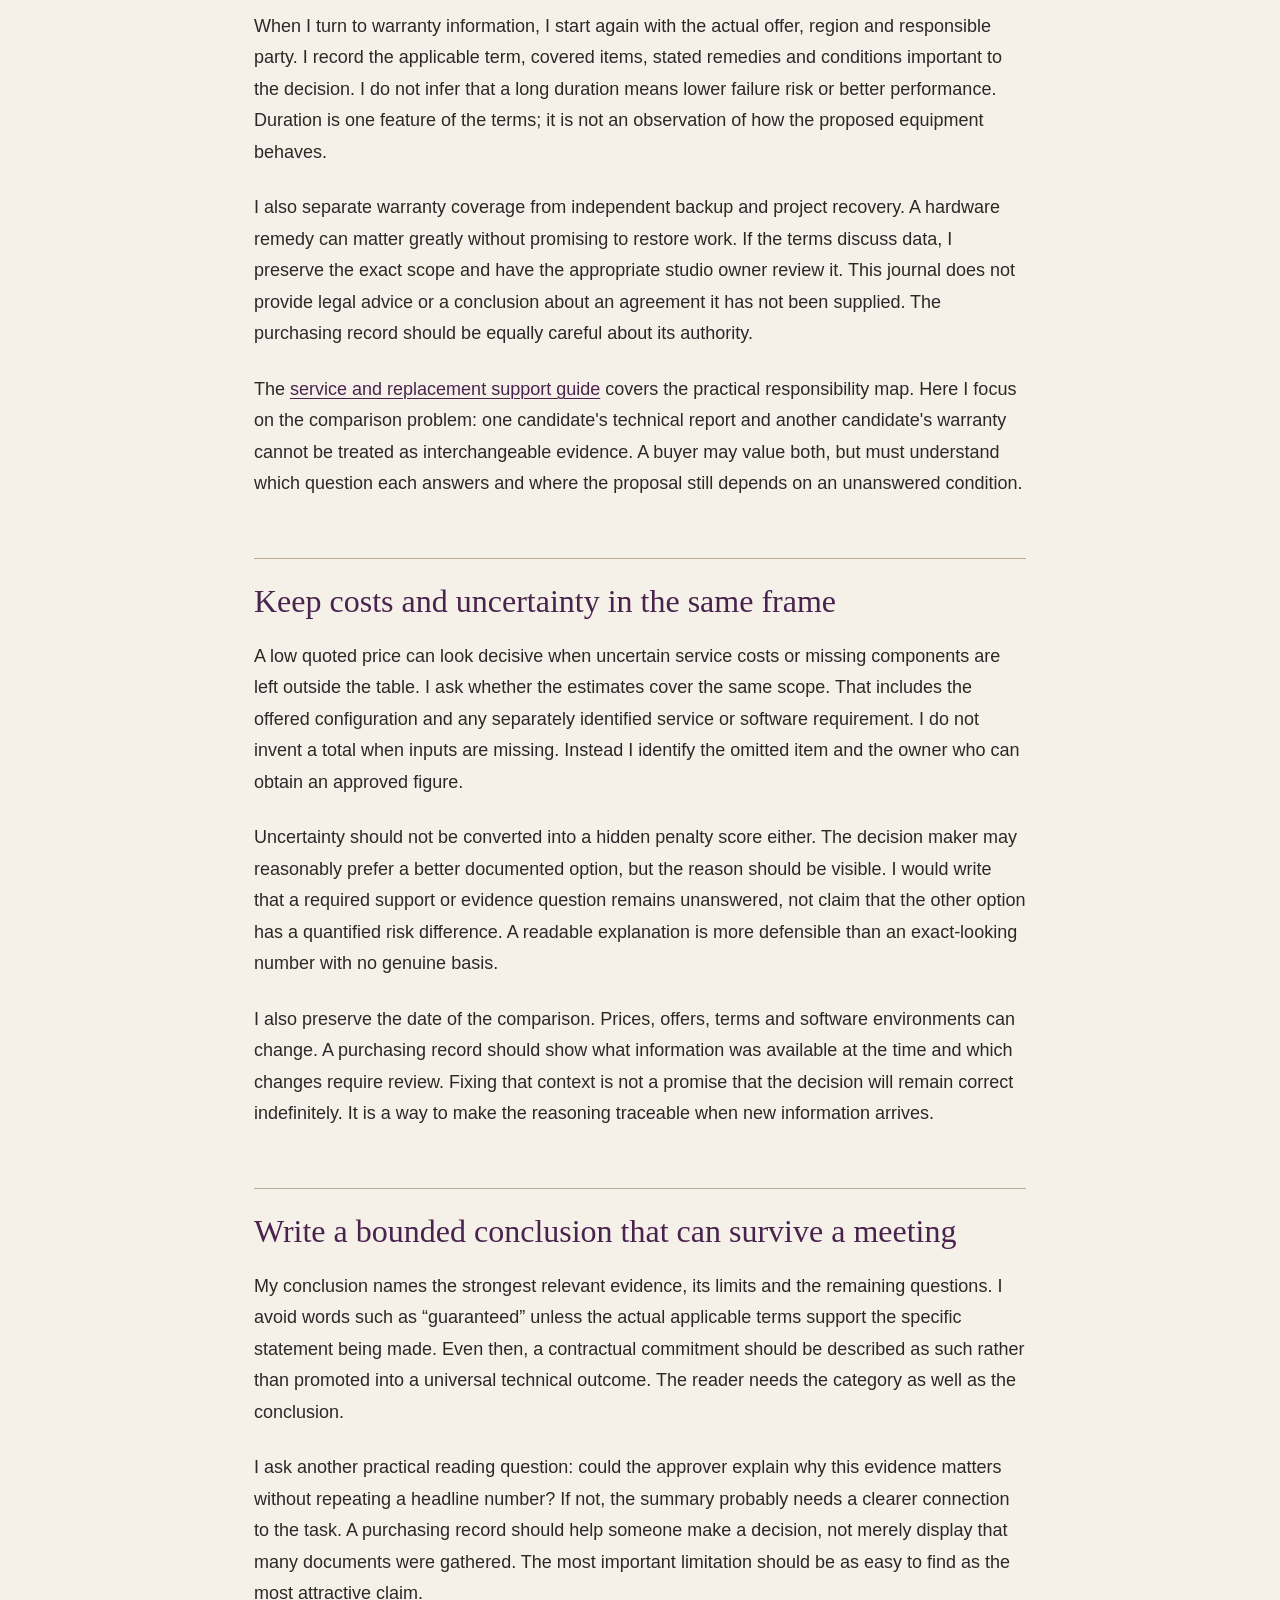
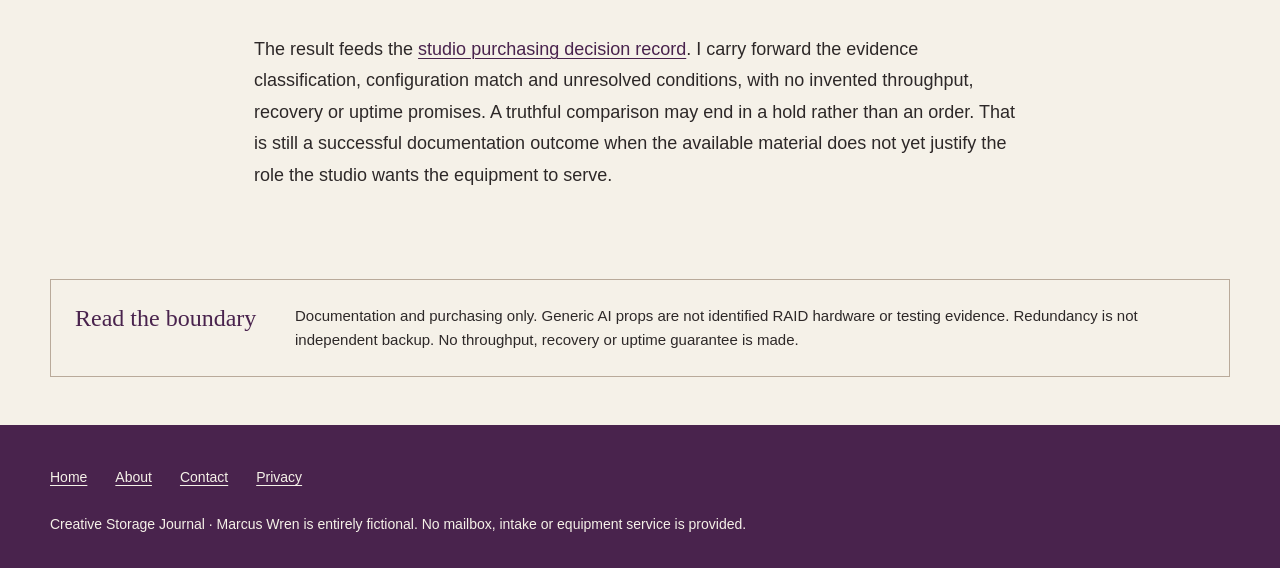
<file: docs/compare-measured-evidence-scope-and-warranty-terms.html>
<!doctype html>
<html lang="en"><head><meta charset="utf-8"><meta name="viewport" content="width=device-width, initial-scale=1">
<title>Compare measured evidence scope and warranty terms | Creative Storage Journal</title>
<meta name="description" content="Read reported methods and configuration scope separately from warranty remedies, without inventing throughput, recovery or uptime guarantees."><meta name="theme-color" content="#49234d">
<link rel="canonical" href="https://armaragex.github.io/creative-storage-journal-row906/compare-measured-evidence-scope-and-warranty-terms.html"><link rel="icon" href="data:,"><link rel="stylesheet" href="assets/site.css">
<meta property="og:title" content="Compare measured evidence scope and warranty terms"><meta property="og:description" content="Read reported methods and configuration scope separately from warranty remedies, without inventing throughput, recovery or uptime guarantees.">
<meta property="og:url" content="https://armaragex.github.io/creative-storage-journal-row906/compare-measured-evidence-scope-and-warranty-terms.html"><meta property="og:type" content="article">
<meta property="og:site_name" content="Creative Storage Journal"><meta property="og:image" content="https://armaragex.github.io/creative-storage-journal-row906/assets/studio-storage-purchase-dossier.webp">
<meta property="og:image:alt" content="AI-generated studio planning scene with a generic closed enclosure, blank paper cards, closed notebook, folders and sealed carton.">
<script type="application/ld+json">{"@context": "https://schema.org", "@type": "Article", "author": {"@type": "Person", "description": "Entirely fictional editorial voice; no tested equipment experience claimed.", "name": "Marcus Wren"}, "dateModified": "2026-10-24", "datePublished": "2026-10-24", "description": "Read reported methods and configuration scope separately from warranty remedies, without inventing throughput, recovery or uptime guarantees.", "headline": "Compare measured evidence scope and warranty terms", "isPartOf": {"@type": "WebSite", "name": "Creative Storage Journal", "url": "https://armaragex.github.io/creative-storage-journal-row906/index.html"}, "mainEntityOfPage": "https://armaragex.github.io/creative-storage-journal-row906/compare-measured-evidence-scope-and-warranty-terms.html", "name": "Compare measured evidence scope and warranty terms", "url": "https://armaragex.github.io/creative-storage-journal-row906/compare-measured-evidence-scope-and-warranty-terms.html"}</script>
<script defer src="assets/site.js"></script></head>
<body data-page="compare-measured-evidence-scope-and-warranty-terms"><a class="skip" href="#main">Skip to main content</a>
<header class="masthead"><div class="mast-row"><a class="brand" href="index.html">Creative Storage Journal<small>A studio purchasing ledger</small></a>
<div class="guide-toggle"><button type="button" aria-controls="guide-panel" aria-expanded="false">Guides <span aria-hidden="true">+</span></button></div></div>
<nav id="guide-panel" aria-label="Six purchasing guides" hidden><ol><li><a href="record-creative-applications-and-project-workflows.html">Record creative applications and project workflows</a></li><li><a href="read-exact-host-and-application-support-documents.html">Read exact host and application support documents</a></li><li><a href="separate-raid-terminology-from-independent-backup.html">Separate RAID terminology from independent backup</a></li><li><a href="document-drive-service-and-replacement-support.html">Document drive service and replacement support</a></li><li><a href="compare-measured-evidence-scope-and-warranty-terms.html">Compare measured evidence scope and warranty terms</a></li><li><a href="prepare-a-studio-purchasing-decision-record.html">Prepare a studio purchasing decision record</a></li></ol></nav></header>
<main id="main" tabindex="-1"><header class="page-head"><p class="issue">Purchasing notes / Studio ledger</p><h1>Compare measured evidence scope and warranty terms</h1>
<p class="byline">Marcus Wren · entirely fictional editor · <time datetime="2026-10-24">2026-10-24</time></p></header>
<article class="article-body"><p>I keep technical evidence and warranty terms on different pages of a purchasing record because they answer different questions. A measurement describes an observation under reported conditions. A warranty describes a remedy or obligation under stated terms. Neither should be rewritten as a general promise that a studio will finish every task quickly, recover every project or remain available without interruption. The distinction sounds simple until a shortlist compresses both into one confidence score.</p>
<p>This guide explains how I read supplied evidence. It does not report a benchmark of identified equipment, prescribe a testing procedure or offer a recovery guarantee. There is no real client media involved. The <a href="index.html">main purchasing dossier</a> shows why the honest absence of evidence is preferable to a plausible-looking result invented to complete a comparison.</p>
<h2>Label the kind of claim before evaluating it</h2>
<p>My first step is to classify the material. Is it an advertised feature, an official support statement, a measured report, a user account or a contractual term? Each can be relevant, but each has a different evidential role. A long feature list is not automatically a report, and a report is not automatically relevant to the offered configuration. Classification prevents those quiet substitutions before they enter the approval summary.</p>
<p>I copy the actual claim in a short field and put my interpretation beside it. This keeps a publisher's wording separate from my purchasing conclusion. If a claim uses a broad adjective such as “fast” or “reliable”, I ask what observable result or defined condition it represents. If no definition is supplied, the adjective remains descriptive language, not a numerical or contractual finding.</p>
<p>I do not give a claim extra weight because the accompanying equipment photograph looks professional. This journal's own images are generic AI props with no measured identity. The same principle applies to reading other material: an image may illustrate a topic without proving the configuration, method or result. Evidence needs a record that can be examined, not just a convincing visual setting.</p>
<h2>A claim card without an invented result</h2>
<p>My comparison folder can contain a claim card even when no relevant measurement is available. In an invented example, the claim field might read “a listing describes high transfer performance”. The evidence-kind field says “advertised description”. The configuration-match field says “not established from this description”. The decision-use field says “ask for a relevant report before relying on this claim for the proposed application task”.</p>
<p>There is no result field filled with a plausible speed. The card is useful precisely because it shows the distance between the sales wording and the evidence needed for the purchase. It also gives the reviewer a clear next question rather than merely a warning to be cautious.</p>
<p>If a report later arrives, I create a new evidence entry and compare its configuration and method. I do not retroactively make the original description a measurement. Keeping that small history prevents an unsupported claim from looking verified simply because more documents eventually joined the folder.</p>
<h2>Match the report to the offered configuration</h2>
<p>A useful report identifies the equipment and configuration involved. I compare those details with the actual quotation, noting differences rather than assuming that a shared family name is enough. Included drives, software versions, host details and the storage role can all affect the relevance of an observation. A missing identifier is a limitation to record, not an invitation to reconstruct a setup from context.</p>
<p>The <a href="read-exact-host-and-application-support-documents.html">host and application document guide</a> provides the identity card for this comparison. I use the same configuration description across both records so a support statement about one proposal cannot be accidentally paired with measurements from another. If the planned studio environment differs from the report, I describe that difference in ordinary language for the decision maker.</p>
<p>A report need not be useless simply because it differs. It may help explain a method or identify a question. But background relevance is not the same as direct evidence for the purchase. I label it accordingly. This lets the team learn from the material without presenting a result from one environment as a verified result for a different studio arrangement.</p>
<h2>Read the method before the headline result</h2>
<p>I ask what activity was observed, how it was described and what conditions were reported. Was the work a short transfer, a sustained operation or an application task? Were reading and writing distinguished? Were the relevant host and software conditions stated? I do not prescribe a new experiment here; I examine whether the supplied record contains enough information to understand the observation it claims to report.</p>
<p>Units and duration matter because similar-looking numbers can describe different things. I retain the report's stated units and avoid converting a peak figure into an everyday expectation. If the method is unclear, the purchasing conclusion should say so. A headline result without a readable method may be a prompt for clarification, but it is not a sound basis for inventing performance under a studio's normal workload.</p>
<p>I also look for the boundary between observation and interpretation. A report may observe one result and then suggest a broader use. The suggestion can be worth considering, yet it should remain separate from what was actually observed. My summary names both, so a later reader does not mistake a reasonable hypothesis for a result already demonstrated in the proposed environment.</p>
<h2>Connect evidence to the task rather than a generic ideal</h2>
<p>The <a href="record-creative-applications-and-project-workflows.html">workflow recording guide</a> supplies the task context. A studio may care about opening a linked project, handling revisions or producing an output, while a report may describe something much narrower. I ask which part of the task the observation informs and which dependencies remain outside it. This prevents a single impressive number from becoming an answer to every creative-work question.</p>
<p>For an invented planning example, a report about copying a file might be relevant to one transfer stage but silent about application behaviour during revisions. I can explain that distinction without fabricating a workload or exposing real media. The purchasing record then carries a precise evidence gap: the available report does not establish the full proposed task. That is more useful than dismissing it vaguely or accepting it wholesale.</p>
<p>I avoid an overall score unless the organisation has a clear, justified method for what the score means. This journal provides no such scoring system. A candidate with fewer supplied measurements should not receive a made-up average to keep a table symmetrical. The comparison can instead show documented evidence, partial relevance and unknowns as distinct states that the buyer can understand.</p>
<h2>Treat negative findings and missing detail honestly</h2>
<p>A limitation is part of the evidence, not a defect to hide in a footnote. If a report excludes a software release, omits an important configuration detail or uses a different storage role, I keep that fact near the conclusion. A reader should not have to reach the end of a long appendix to discover that the headline result does not directly cover the proposed purchase.</p>
<p>I distinguish “not measured here” from “cannot work”. The absence of a result does not establish failure, but it also does not establish suitability. This middle state is important in purchasing because deadlines can push people toward false certainty. I use a hold or clarification status when necessary rather than replacing an unknown with a confident yes or no that the material cannot support.</p>
<p>The same restraint applies to recovery language. The <a href="separate-raid-terminology-from-independent-backup.html">RAID and backup terminology guide</a> explains why redundancy is not independent backup. A performance observation does not establish a recovery outcome, and a feature description does not prove separate retained copies. I keep those claims apart even if a product page places them together under a broad heading about protection.</p>
<h2>Read the warranty as terms, not as a benchmark</h2>
<p>When I turn to warranty information, I start again with the actual offer, region and responsible party. I record the applicable term, covered items, stated remedies and conditions important to the decision. I do not infer that a long duration means lower failure risk or better performance. Duration is one feature of the terms; it is not an observation of how the proposed equipment behaves.</p>
<p>I also separate warranty coverage from independent backup and project recovery. A hardware remedy can matter greatly without promising to restore work. If the terms discuss data, I preserve the exact scope and have the appropriate studio owner review it. This journal does not provide legal advice or a conclusion about an agreement it has not been supplied. The purchasing record should be equally careful about its authority.</p>
<p>The <a href="document-drive-service-and-replacement-support.html">service and replacement support guide</a> covers the practical responsibility map. Here I focus on the comparison problem: one candidate's technical report and another candidate's warranty cannot be treated as interchangeable evidence. A buyer may value both, but must understand which question each answers and where the proposal still depends on an unanswered condition.</p>
<h2>Keep costs and uncertainty in the same frame</h2>
<p>A low quoted price can look decisive when uncertain service costs or missing components are left outside the table. I ask whether the estimates cover the same scope. That includes the offered configuration and any separately identified service or software requirement. I do not invent a total when inputs are missing. Instead I identify the omitted item and the owner who can obtain an approved figure.</p>
<p>Uncertainty should not be converted into a hidden penalty score either. The decision maker may reasonably prefer a better documented option, but the reason should be visible. I would write that a required support or evidence question remains unanswered, not claim that the other option has a quantified risk difference. A readable explanation is more defensible than an exact-looking number with no genuine basis.</p>
<p>I also preserve the date of the comparison. Prices, offers, terms and software environments can change. A purchasing record should show what information was available at the time and which changes require review. Fixing that context is not a promise that the decision will remain correct indefinitely. It is a way to make the reasoning traceable when new information arrives.</p>
<h2>Write a bounded conclusion that can survive a meeting</h2>
<p>My conclusion names the strongest relevant evidence, its limits and the remaining questions. I avoid words such as “guaranteed” unless the actual applicable terms support the specific statement being made. Even then, a contractual commitment should be described as such rather than promoted into a universal technical outcome. The reader needs the category as well as the conclusion.</p>
<p>I ask another practical reading question: could the approver explain why this evidence matters without repeating a headline number? If not, the summary probably needs a clearer connection to the task. A purchasing record should help someone make a decision, not merely display that many documents were gathered. The most important limitation should be as easy to find as the most attractive claim.</p>
<p>The result feeds the <a href="prepare-a-studio-purchasing-decision-record.html">studio purchasing decision record</a>. I carry forward the evidence classification, configuration match and unresolved conditions, with no invented throughput, recovery or uptime promises. A truthful comparison may end in a hold rather than an order. That is still a successful documentation outcome when the available material does not yet justify the role the studio wants the equipment to serve.</p></article>
<aside class="reading-note"><strong>Read the boundary</strong><p>Documentation and purchasing only. Generic AI props are not identified RAID hardware or testing evidence. Redundancy is not independent backup. No throughput, recovery or uptime guarantee is made.</p></aside></main>
<footer class="footer"><nav aria-label="Publication"><a href="index.html">Home</a><a href="about.html">About</a><a href="contact.html">Contact</a><a href="privacy.html">Privacy</a></nav><p>Creative Storage Journal · Marcus Wren is entirely fictional. No mailbox, intake or equipment service is provided.</p></footer></body></html>
</file>
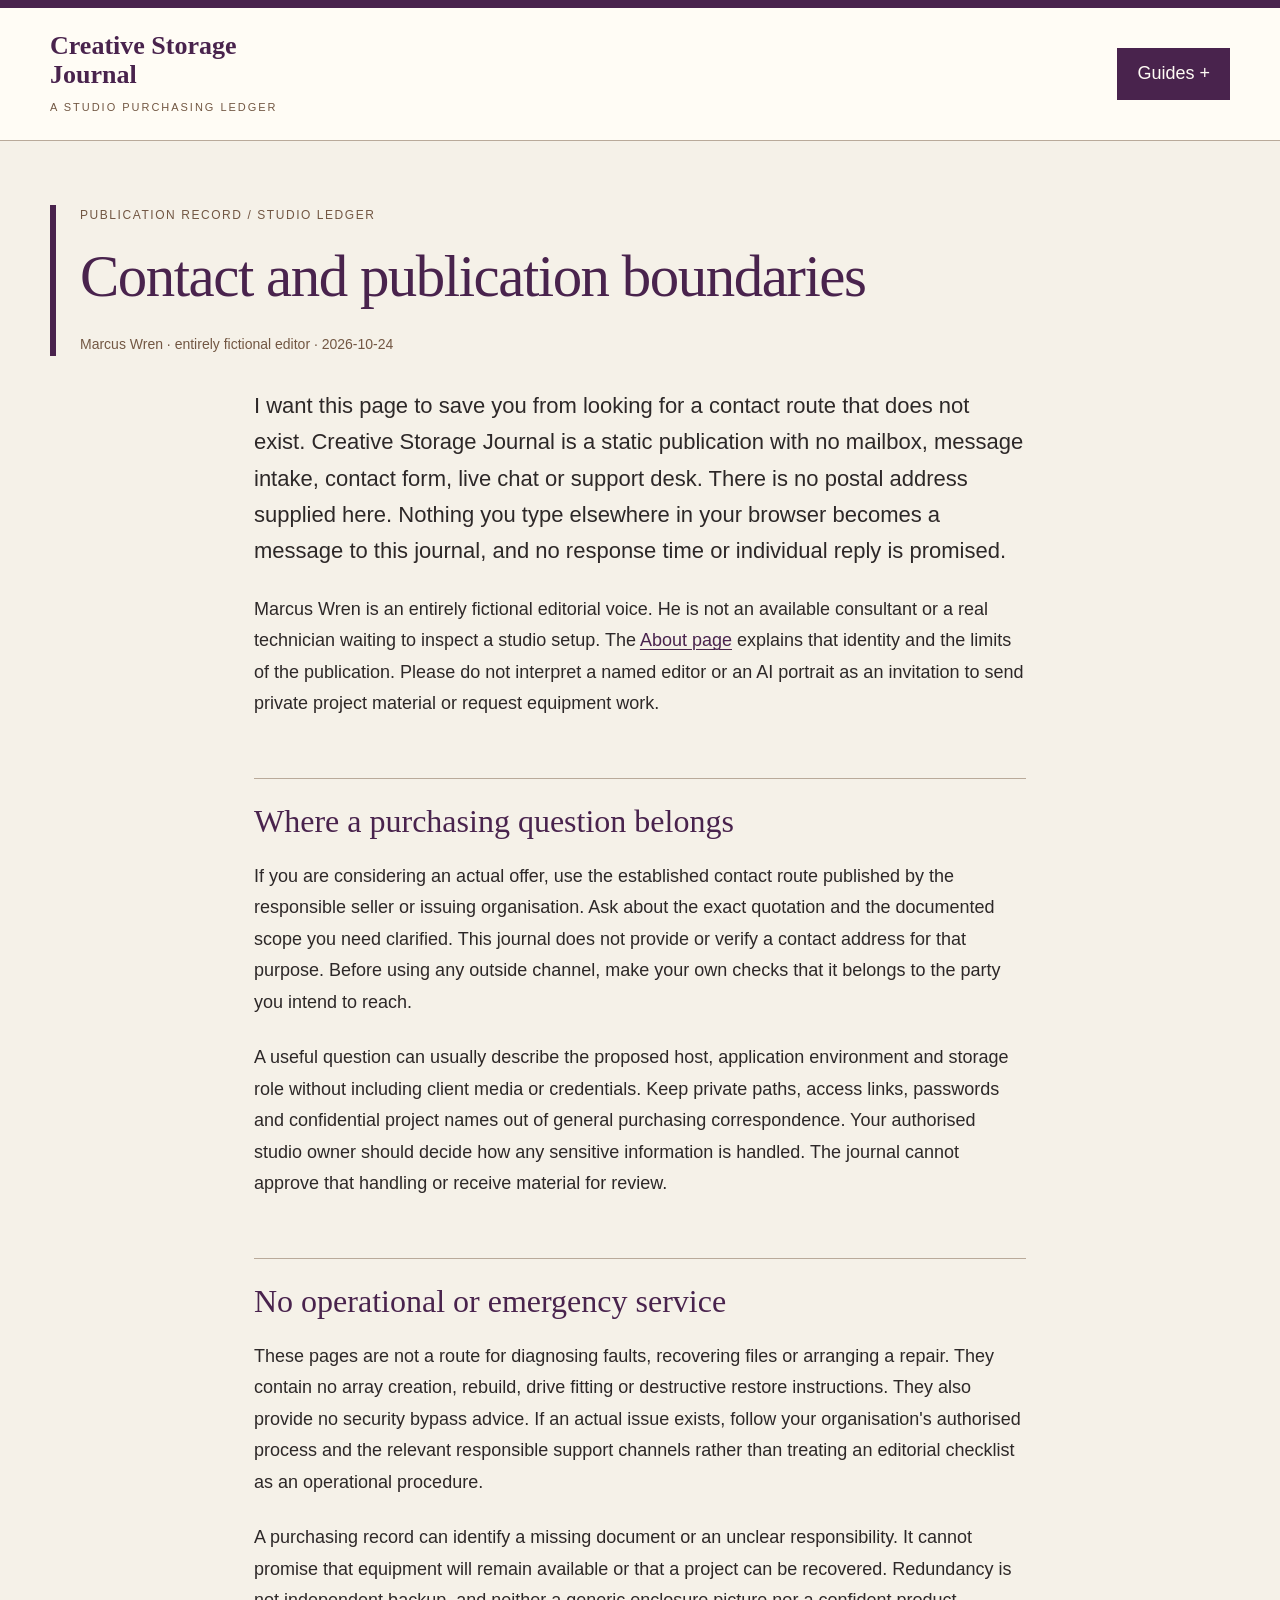
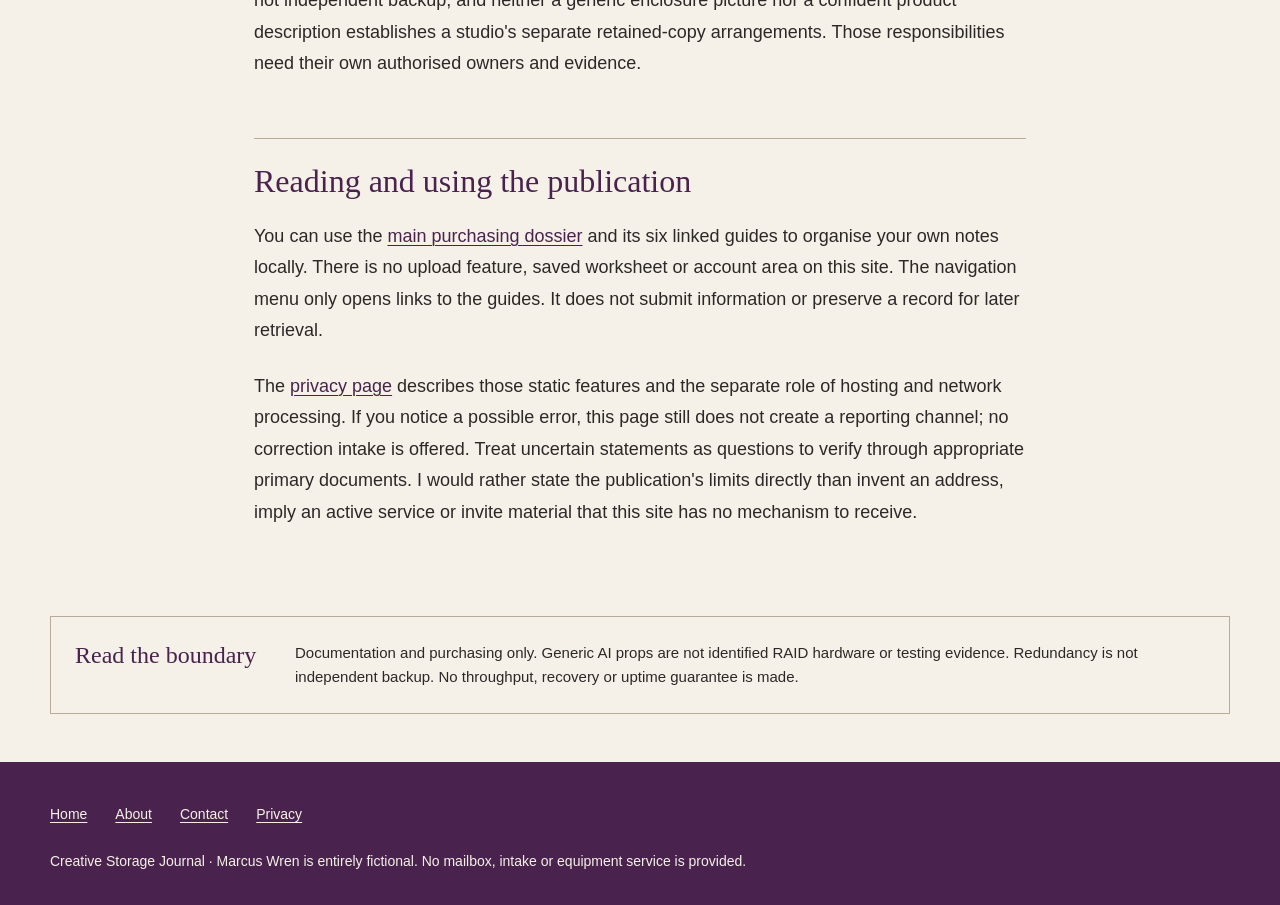
<file: docs/contact.html>
<!doctype html>
<html lang="en"><head><meta charset="utf-8"><meta name="viewport" content="width=device-width, initial-scale=1">
<title>Contact and publication boundaries | Creative Storage Journal</title>
<meta name="description" content="Creative Storage Journal has no mailbox, form or support intake. Read its contact boundaries and keep private material out of purchasing notes."><meta name="theme-color" content="#49234d">
<link rel="canonical" href="https://armaragex.github.io/creative-storage-journal-row906/contact.html"><link rel="icon" href="data:,"><link rel="stylesheet" href="assets/site.css">
<meta property="og:title" content="Contact and publication boundaries"><meta property="og:description" content="Creative Storage Journal has no mailbox, form or support intake. Read its contact boundaries and keep private material out of purchasing notes.">
<meta property="og:url" content="https://armaragex.github.io/creative-storage-journal-row906/contact.html"><meta property="og:type" content="website">
<meta property="og:site_name" content="Creative Storage Journal"><meta property="og:image" content="https://armaragex.github.io/creative-storage-journal-row906/assets/studio-storage-purchase-dossier.webp">
<meta property="og:image:alt" content="AI-generated studio planning scene with a generic closed enclosure, blank paper cards, closed notebook, folders and sealed carton.">
<script type="application/ld+json">{"@context": "https://schema.org", "@type": "WebPage", "dateModified": "2026-10-24", "datePublished": "2026-10-24", "description": "Creative Storage Journal has no mailbox, form or support intake. Read its contact boundaries and keep private material out of purchasing notes.", "isPartOf": {"@type": "WebSite", "name": "Creative Storage Journal", "url": "https://armaragex.github.io/creative-storage-journal-row906/index.html"}, "name": "Contact and publication boundaries", "url": "https://armaragex.github.io/creative-storage-journal-row906/contact.html"}</script>
<script defer src="assets/site.js"></script></head>
<body data-page="contact"><a class="skip" href="#main">Skip to main content</a>
<header class="masthead"><div class="mast-row"><a class="brand" href="index.html">Creative Storage Journal<small>A studio purchasing ledger</small></a>
<div class="guide-toggle"><button type="button" aria-controls="guide-panel" aria-expanded="false">Guides <span aria-hidden="true">+</span></button></div></div>
<nav id="guide-panel" aria-label="Six purchasing guides" hidden><ol><li><a href="record-creative-applications-and-project-workflows.html">Record creative applications and project workflows</a></li><li><a href="read-exact-host-and-application-support-documents.html">Read exact host and application support documents</a></li><li><a href="separate-raid-terminology-from-independent-backup.html">Separate RAID terminology from independent backup</a></li><li><a href="document-drive-service-and-replacement-support.html">Document drive service and replacement support</a></li><li><a href="compare-measured-evidence-scope-and-warranty-terms.html">Compare measured evidence scope and warranty terms</a></li><li><a href="prepare-a-studio-purchasing-decision-record.html">Prepare a studio purchasing decision record</a></li></ol></nav></header>
<main id="main" tabindex="-1"><header class="page-head"><p class="issue">Publication record / Studio ledger</p><h1>Contact and publication boundaries</h1>
<p class="byline">Marcus Wren · entirely fictional editor · <time datetime="2026-10-24">2026-10-24</time></p></header>
<article class="article-body"><p>I want this page to save you from looking for a contact route that does not exist. Creative Storage Journal is a static publication with no mailbox, message intake, contact form, live chat or support desk. There is no postal address supplied here. Nothing you type elsewhere in your browser becomes a message to this journal, and no response time or individual reply is promised.</p>
<p>Marcus Wren is an entirely fictional editorial voice. He is not an available consultant or a real technician waiting to inspect a studio setup. The <a href="about.html">About page</a> explains that identity and the limits of the publication. Please do not interpret a named editor or an AI portrait as an invitation to send private project material or request equipment work.</p>
<h2>Where a purchasing question belongs</h2>
<p>If you are considering an actual offer, use the established contact route published by the responsible seller or issuing organisation. Ask about the exact quotation and the documented scope you need clarified. This journal does not provide or verify a contact address for that purpose. Before using any outside channel, make your own checks that it belongs to the party you intend to reach.</p>
<p>A useful question can usually describe the proposed host, application environment and storage role without including client media or credentials. Keep private paths, access links, passwords and confidential project names out of general purchasing correspondence. Your authorised studio owner should decide how any sensitive information is handled. The journal cannot approve that handling or receive material for review.</p>
<h2>No operational or emergency service</h2>
<p>These pages are not a route for diagnosing faults, recovering files or arranging a repair. They contain no array creation, rebuild, drive fitting or destructive restore instructions. They also provide no security bypass advice. If an actual issue exists, follow your organisation's authorised process and the relevant responsible support channels rather than treating an editorial checklist as an operational procedure.</p>
<p>A purchasing record can identify a missing document or an unclear responsibility. It cannot promise that equipment will remain available or that a project can be recovered. Redundancy is not independent backup, and neither a generic enclosure picture nor a confident product description establishes a studio's separate retained-copy arrangements. Those responsibilities need their own authorised owners and evidence.</p>
<h2>Reading and using the publication</h2>
<p>You can use the <a href="index.html">main purchasing dossier</a> and its six linked guides to organise your own notes locally. There is no upload feature, saved worksheet or account area on this site. The navigation menu only opens links to the guides. It does not submit information or preserve a record for later retrieval.</p>
<p>The <a href="privacy.html">privacy page</a> describes those static features and the separate role of hosting and network processing. If you notice a possible error, this page still does not create a reporting channel; no correction intake is offered. Treat uncertain statements as questions to verify through appropriate primary documents. I would rather state the publication's limits directly than invent an address, imply an active service or invite material that this site has no mechanism to receive.</p></article>
<aside class="reading-note"><strong>Read the boundary</strong><p>Documentation and purchasing only. Generic AI props are not identified RAID hardware or testing evidence. Redundancy is not independent backup. No throughput, recovery or uptime guarantee is made.</p></aside></main>
<footer class="footer"><nav aria-label="Publication"><a href="index.html">Home</a><a href="about.html">About</a><a href="contact.html">Contact</a><a href="privacy.html">Privacy</a></nav><p>Creative Storage Journal · Marcus Wren is entirely fictional. No mailbox, intake or equipment service is provided.</p></footer></body></html>
</file>
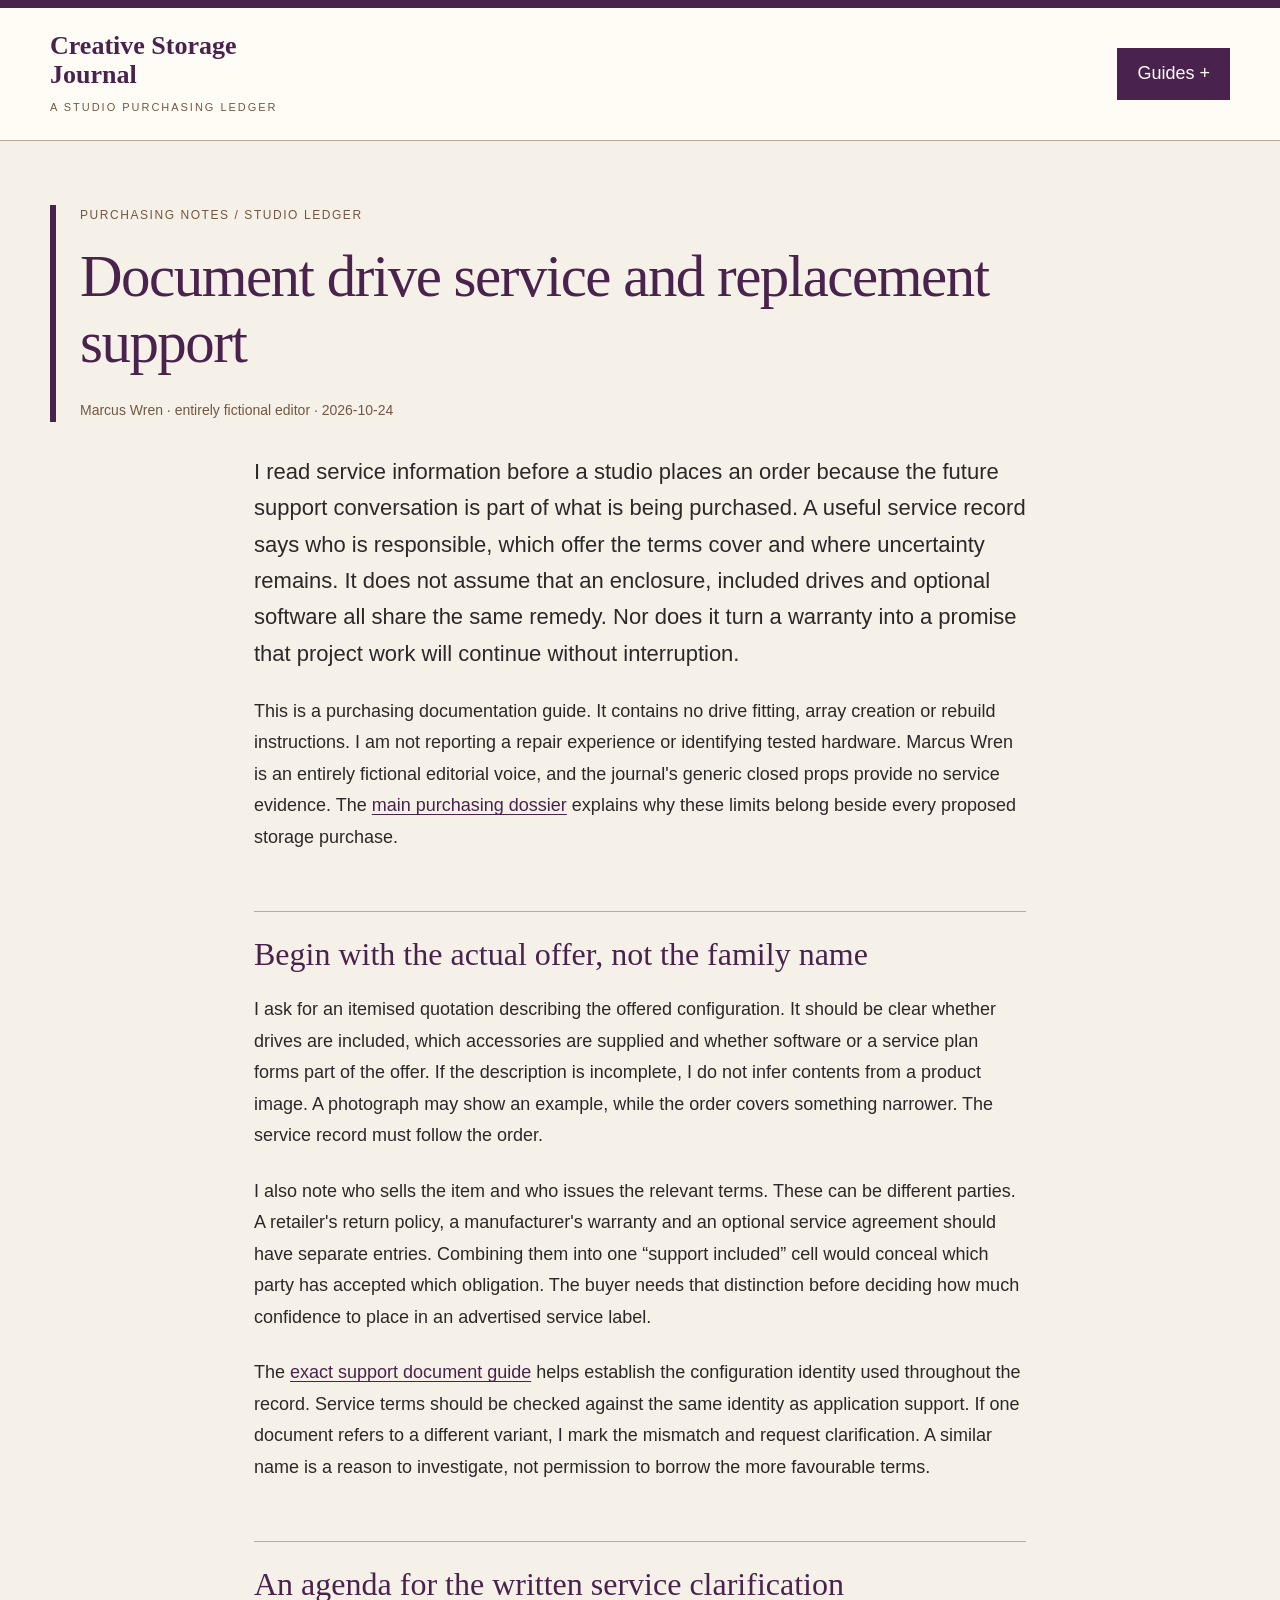
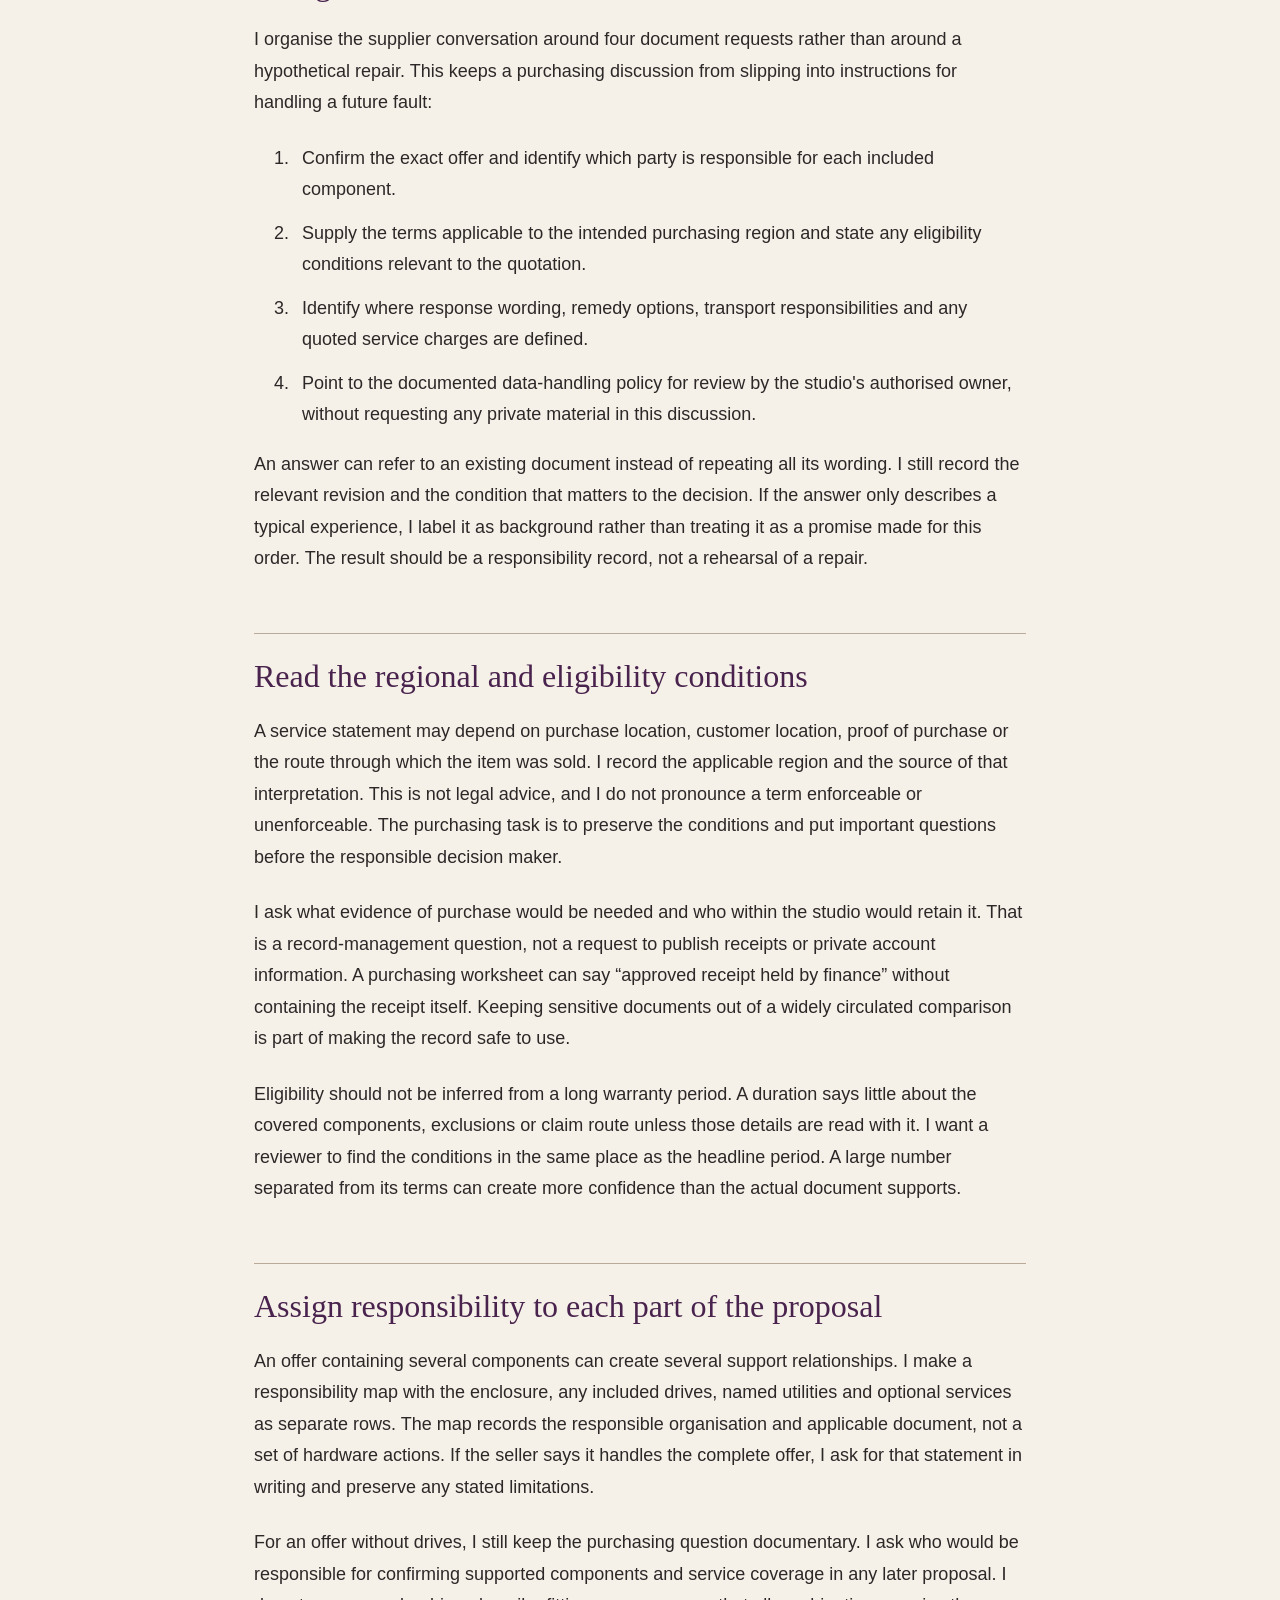
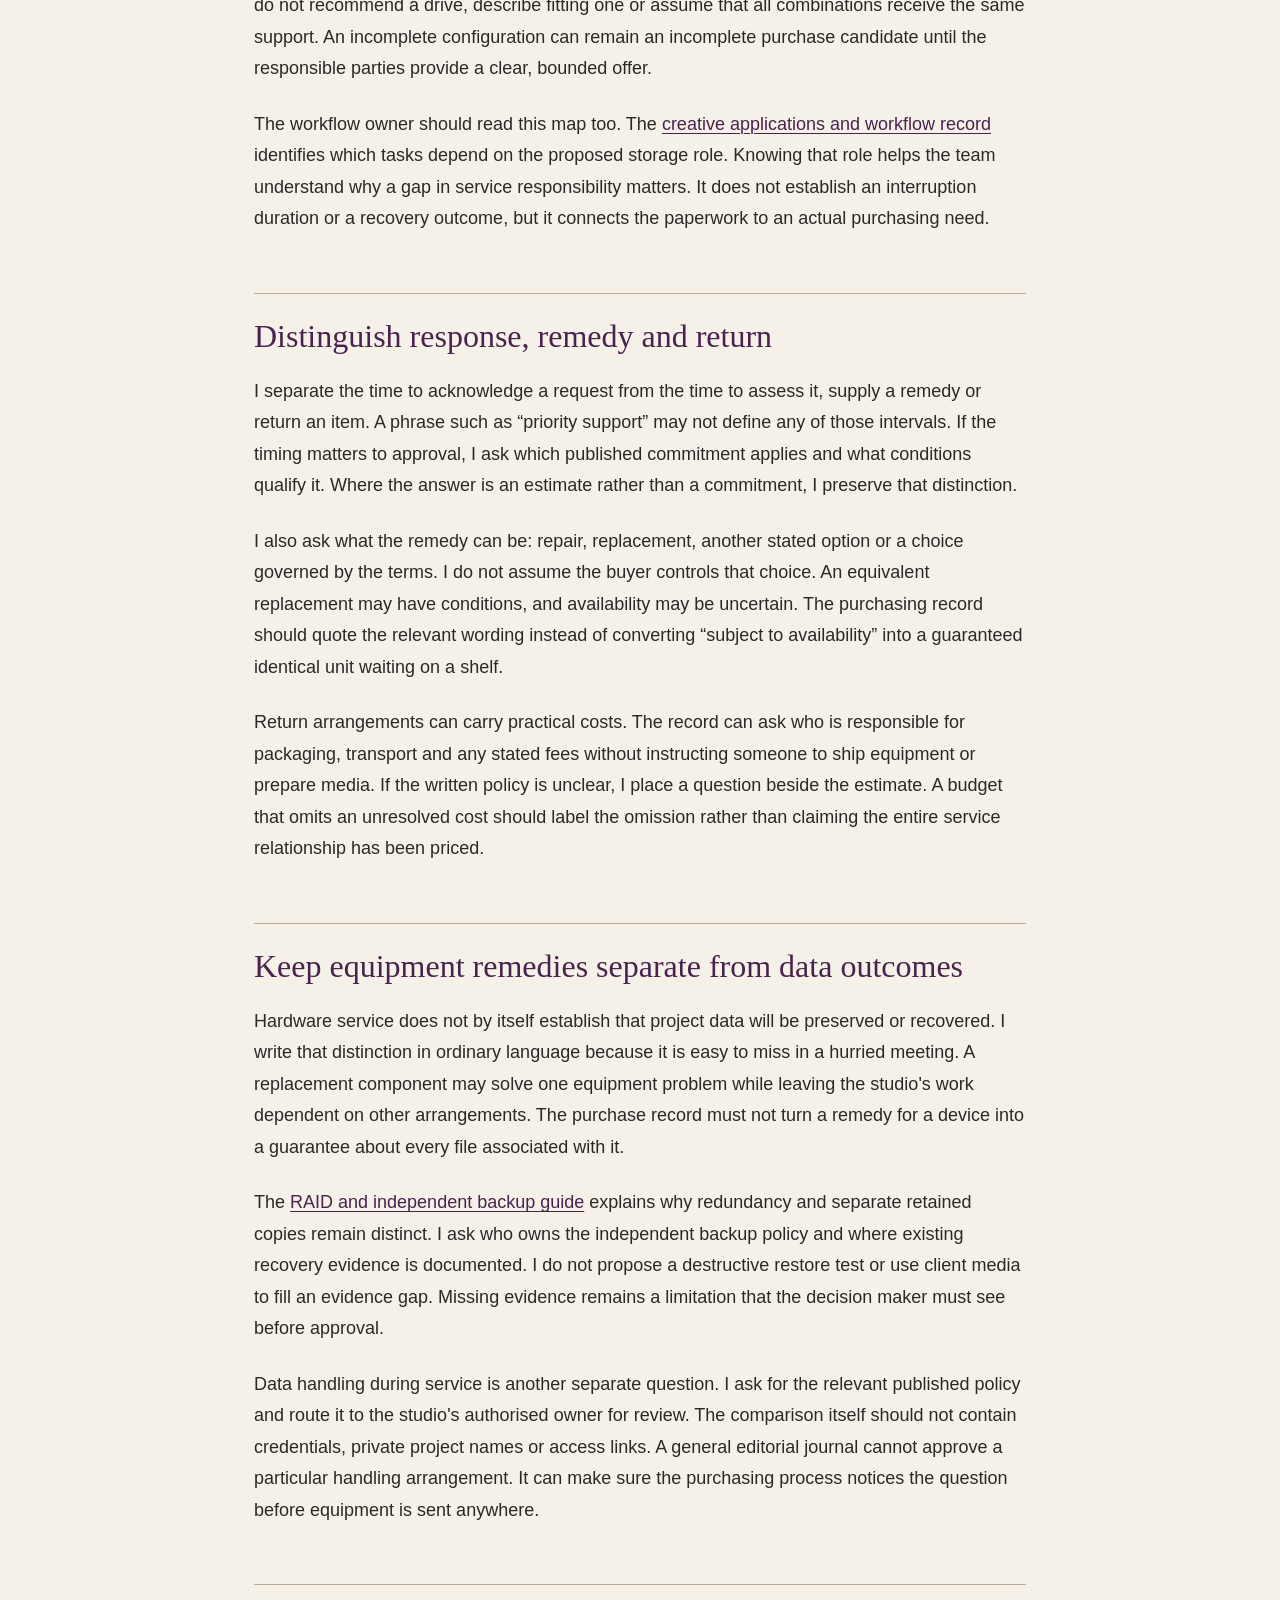
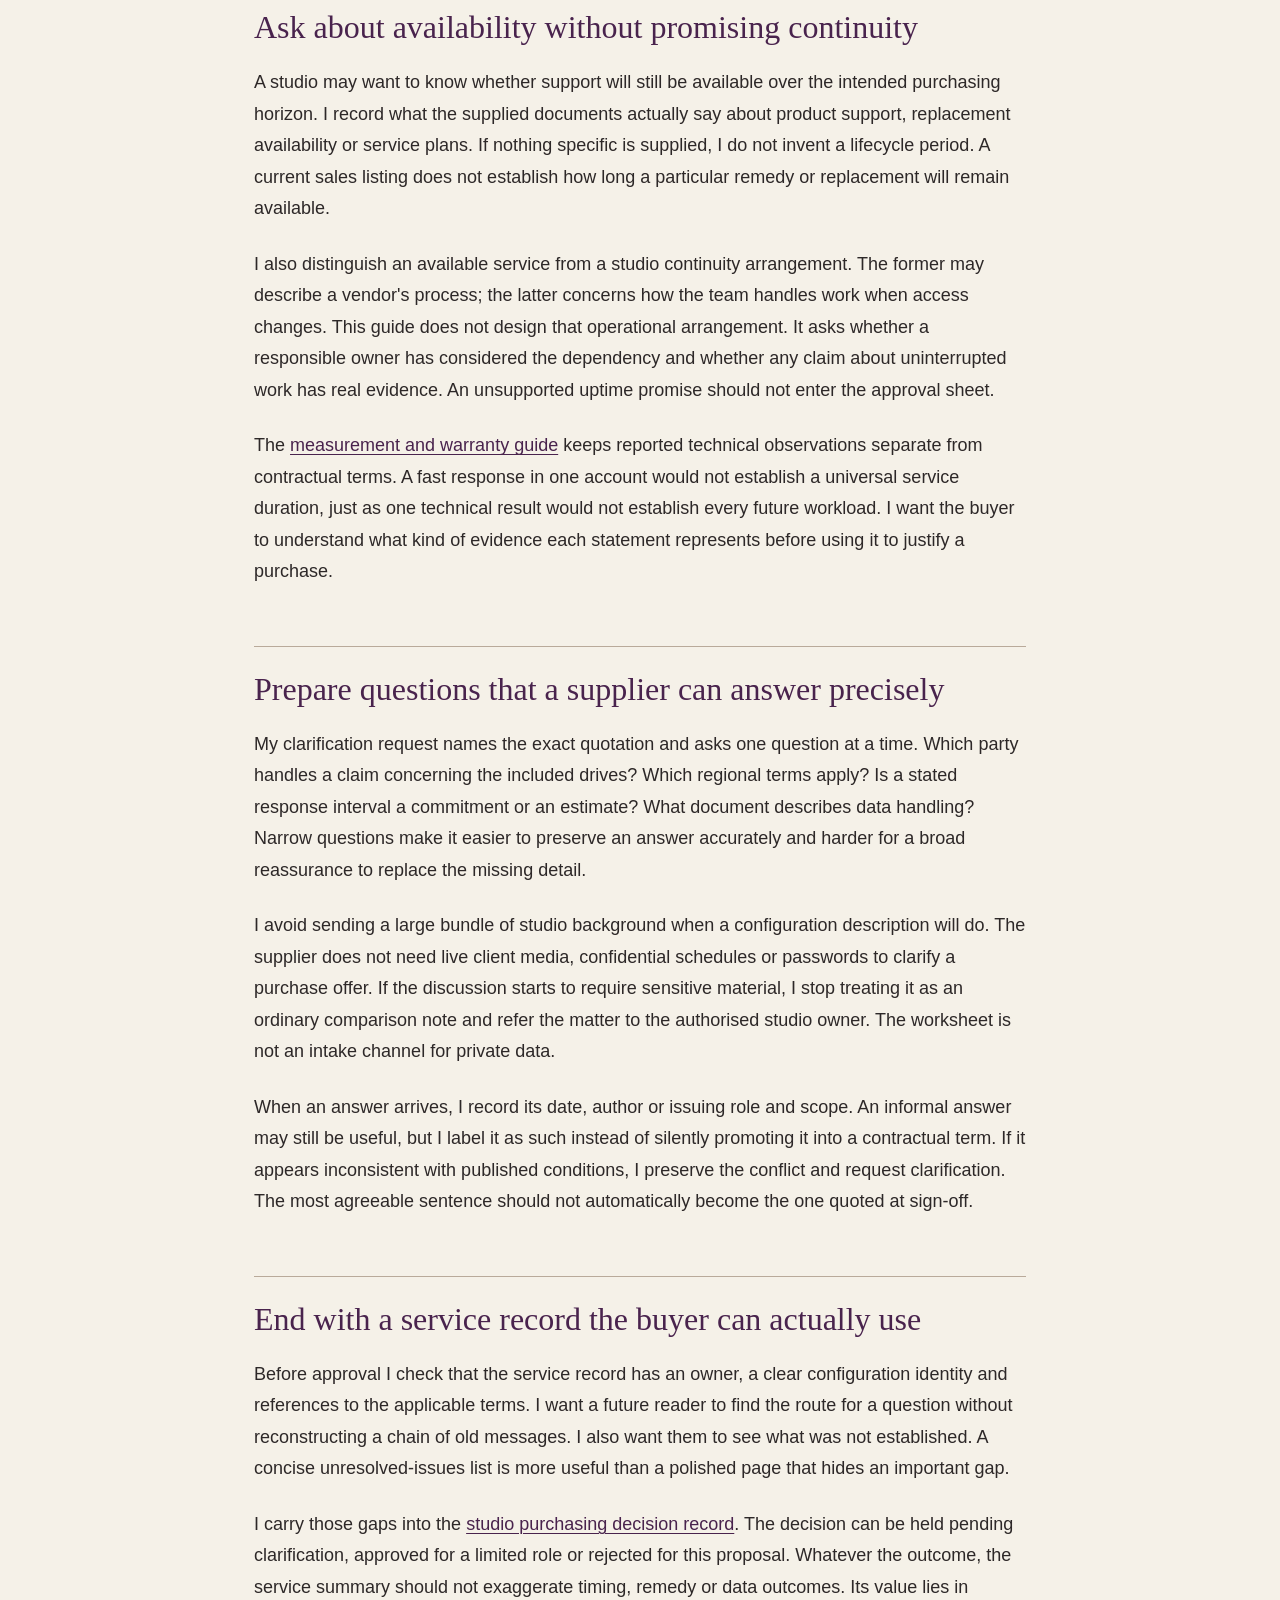
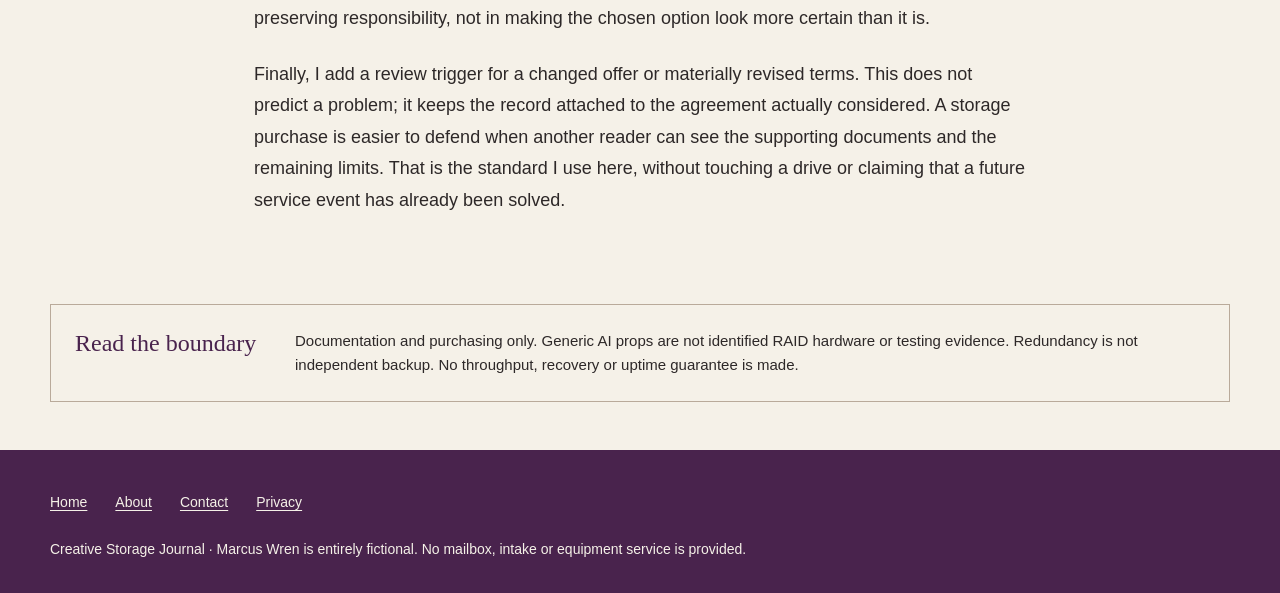
<file: docs/document-drive-service-and-replacement-support.html>
<!doctype html>
<html lang="en"><head><meta charset="utf-8"><meta name="viewport" content="width=device-width, initial-scale=1">
<title>Document drive service and replacement support | Creative Storage Journal</title>
<meta name="description" content="Document regional drive and enclosure service responsibilities, replacement terms and data-handling questions before approving an offer."><meta name="theme-color" content="#49234d">
<link rel="canonical" href="https://armaragex.github.io/creative-storage-journal-row906/document-drive-service-and-replacement-support.html"><link rel="icon" href="data:,"><link rel="stylesheet" href="assets/site.css">
<meta property="og:title" content="Document drive service and replacement support"><meta property="og:description" content="Document regional drive and enclosure service responsibilities, replacement terms and data-handling questions before approving an offer.">
<meta property="og:url" content="https://armaragex.github.io/creative-storage-journal-row906/document-drive-service-and-replacement-support.html"><meta property="og:type" content="article">
<meta property="og:site_name" content="Creative Storage Journal"><meta property="og:image" content="https://armaragex.github.io/creative-storage-journal-row906/assets/studio-storage-purchase-dossier.webp">
<meta property="og:image:alt" content="AI-generated studio planning scene with a generic closed enclosure, blank paper cards, closed notebook, folders and sealed carton.">
<script type="application/ld+json">{"@context": "https://schema.org", "@type": "Article", "author": {"@type": "Person", "description": "Entirely fictional editorial voice; no tested equipment experience claimed.", "name": "Marcus Wren"}, "dateModified": "2026-10-24", "datePublished": "2026-10-24", "description": "Document regional drive and enclosure service responsibilities, replacement terms and data-handling questions before approving an offer.", "headline": "Document drive service and replacement support", "isPartOf": {"@type": "WebSite", "name": "Creative Storage Journal", "url": "https://armaragex.github.io/creative-storage-journal-row906/index.html"}, "mainEntityOfPage": "https://armaragex.github.io/creative-storage-journal-row906/document-drive-service-and-replacement-support.html", "name": "Document drive service and replacement support", "url": "https://armaragex.github.io/creative-storage-journal-row906/document-drive-service-and-replacement-support.html"}</script>
<script defer src="assets/site.js"></script></head>
<body data-page="document-drive-service-and-replacement-support"><a class="skip" href="#main">Skip to main content</a>
<header class="masthead"><div class="mast-row"><a class="brand" href="index.html">Creative Storage Journal<small>A studio purchasing ledger</small></a>
<div class="guide-toggle"><button type="button" aria-controls="guide-panel" aria-expanded="false">Guides <span aria-hidden="true">+</span></button></div></div>
<nav id="guide-panel" aria-label="Six purchasing guides" hidden><ol><li><a href="record-creative-applications-and-project-workflows.html">Record creative applications and project workflows</a></li><li><a href="read-exact-host-and-application-support-documents.html">Read exact host and application support documents</a></li><li><a href="separate-raid-terminology-from-independent-backup.html">Separate RAID terminology from independent backup</a></li><li><a href="document-drive-service-and-replacement-support.html">Document drive service and replacement support</a></li><li><a href="compare-measured-evidence-scope-and-warranty-terms.html">Compare measured evidence scope and warranty terms</a></li><li><a href="prepare-a-studio-purchasing-decision-record.html">Prepare a studio purchasing decision record</a></li></ol></nav></header>
<main id="main" tabindex="-1"><header class="page-head"><p class="issue">Purchasing notes / Studio ledger</p><h1>Document drive service and replacement support</h1>
<p class="byline">Marcus Wren · entirely fictional editor · <time datetime="2026-10-24">2026-10-24</time></p></header>
<article class="article-body"><p>I read service information before a studio places an order because the future support conversation is part of what is being purchased. A useful service record says who is responsible, which offer the terms cover and where uncertainty remains. It does not assume that an enclosure, included drives and optional software all share the same remedy. Nor does it turn a warranty into a promise that project work will continue without interruption.</p>
<p>This is a purchasing documentation guide. It contains no drive fitting, array creation or rebuild instructions. I am not reporting a repair experience or identifying tested hardware. Marcus Wren is an entirely fictional editorial voice, and the journal's generic closed props provide no service evidence. The <a href="index.html">main purchasing dossier</a> explains why these limits belong beside every proposed storage purchase.</p>
<h2>Begin with the actual offer, not the family name</h2>
<p>I ask for an itemised quotation describing the offered configuration. It should be clear whether drives are included, which accessories are supplied and whether software or a service plan forms part of the offer. If the description is incomplete, I do not infer contents from a product image. A photograph may show an example, while the order covers something narrower. The service record must follow the order.</p>
<p>I also note who sells the item and who issues the relevant terms. These can be different parties. A retailer's return policy, a manufacturer's warranty and an optional service agreement should have separate entries. Combining them into one “support included” cell would conceal which party has accepted which obligation. The buyer needs that distinction before deciding how much confidence to place in an advertised service label.</p>
<p>The <a href="read-exact-host-and-application-support-documents.html">exact support document guide</a> helps establish the configuration identity used throughout the record. Service terms should be checked against the same identity as application support. If one document refers to a different variant, I mark the mismatch and request clarification. A similar name is a reason to investigate, not permission to borrow the more favourable terms.</p>
<h2>An agenda for the written service clarification</h2>
<p>I organise the supplier conversation around four document requests rather than around a hypothetical repair. This keeps a purchasing discussion from slipping into instructions for handling a future fault:</p>
<ol>
<li>Confirm the exact offer and identify which party is responsible for each included component.</li>
<li>Supply the terms applicable to the intended purchasing region and state any eligibility conditions relevant to the quotation.</li>
<li>Identify where response wording, remedy options, transport responsibilities and any quoted service charges are defined.</li>
<li>Point to the documented data-handling policy for review by the studio's authorised owner, without requesting any private material in this discussion.</li>
</ol>
<p>An answer can refer to an existing document instead of repeating all its wording. I still record the relevant revision and the condition that matters to the decision. If the answer only describes a typical experience, I label it as background rather than treating it as a promise made for this order. The result should be a responsibility record, not a rehearsal of a repair.</p>
<h2>Read the regional and eligibility conditions</h2>
<p>A service statement may depend on purchase location, customer location, proof of purchase or the route through which the item was sold. I record the applicable region and the source of that interpretation. This is not legal advice, and I do not pronounce a term enforceable or unenforceable. The purchasing task is to preserve the conditions and put important questions before the responsible decision maker.</p>
<p>I ask what evidence of purchase would be needed and who within the studio would retain it. That is a record-management question, not a request to publish receipts or private account information. A purchasing worksheet can say “approved receipt held by finance” without containing the receipt itself. Keeping sensitive documents out of a widely circulated comparison is part of making the record safe to use.</p>
<p>Eligibility should not be inferred from a long warranty period. A duration says little about the covered components, exclusions or claim route unless those details are read with it. I want a reviewer to find the conditions in the same place as the headline period. A large number separated from its terms can create more confidence than the actual document supports.</p>
<h2>Assign responsibility to each part of the proposal</h2>
<p>An offer containing several components can create several support relationships. I make a responsibility map with the enclosure, any included drives, named utilities and optional services as separate rows. The map records the responsible organisation and applicable document, not a set of hardware actions. If the seller says it handles the complete offer, I ask for that statement in writing and preserve any stated limitations.</p>
<p>For an offer without drives, I still keep the purchasing question documentary. I ask who would be responsible for confirming supported components and service coverage in any later proposal. I do not recommend a drive, describe fitting one or assume that all combinations receive the same support. An incomplete configuration can remain an incomplete purchase candidate until the responsible parties provide a clear, bounded offer.</p>
<p>The workflow owner should read this map too. The <a href="record-creative-applications-and-project-workflows.html">creative applications and workflow record</a> identifies which tasks depend on the proposed storage role. Knowing that role helps the team understand why a gap in service responsibility matters. It does not establish an interruption duration or a recovery outcome, but it connects the paperwork to an actual purchasing need.</p>
<h2>Distinguish response, remedy and return</h2>
<p>I separate the time to acknowledge a request from the time to assess it, supply a remedy or return an item. A phrase such as “priority support” may not define any of those intervals. If the timing matters to approval, I ask which published commitment applies and what conditions qualify it. Where the answer is an estimate rather than a commitment, I preserve that distinction.</p>
<p>I also ask what the remedy can be: repair, replacement, another stated option or a choice governed by the terms. I do not assume the buyer controls that choice. An equivalent replacement may have conditions, and availability may be uncertain. The purchasing record should quote the relevant wording instead of converting “subject to availability” into a guaranteed identical unit waiting on a shelf.</p>
<p>Return arrangements can carry practical costs. The record can ask who is responsible for packaging, transport and any stated fees without instructing someone to ship equipment or prepare media. If the written policy is unclear, I place a question beside the estimate. A budget that omits an unresolved cost should label the omission rather than claiming the entire service relationship has been priced.</p>
<h2>Keep equipment remedies separate from data outcomes</h2>
<p>Hardware service does not by itself establish that project data will be preserved or recovered. I write that distinction in ordinary language because it is easy to miss in a hurried meeting. A replacement component may solve one equipment problem while leaving the studio's work dependent on other arrangements. The purchase record must not turn a remedy for a device into a guarantee about every file associated with it.</p>
<p>The <a href="separate-raid-terminology-from-independent-backup.html">RAID and independent backup guide</a> explains why redundancy and separate retained copies remain distinct. I ask who owns the independent backup policy and where existing recovery evidence is documented. I do not propose a destructive restore test or use client media to fill an evidence gap. Missing evidence remains a limitation that the decision maker must see before approval.</p>
<p>Data handling during service is another separate question. I ask for the relevant published policy and route it to the studio's authorised owner for review. The comparison itself should not contain credentials, private project names or access links. A general editorial journal cannot approve a particular handling arrangement. It can make sure the purchasing process notices the question before equipment is sent anywhere.</p>
<h2>Ask about availability without promising continuity</h2>
<p>A studio may want to know whether support will still be available over the intended purchasing horizon. I record what the supplied documents actually say about product support, replacement availability or service plans. If nothing specific is supplied, I do not invent a lifecycle period. A current sales listing does not establish how long a particular remedy or replacement will remain available.</p>
<p>I also distinguish an available service from a studio continuity arrangement. The former may describe a vendor's process; the latter concerns how the team handles work when access changes. This guide does not design that operational arrangement. It asks whether a responsible owner has considered the dependency and whether any claim about uninterrupted work has real evidence. An unsupported uptime promise should not enter the approval sheet.</p>
<p>The <a href="compare-measured-evidence-scope-and-warranty-terms.html">measurement and warranty guide</a> keeps reported technical observations separate from contractual terms. A fast response in one account would not establish a universal service duration, just as one technical result would not establish every future workload. I want the buyer to understand what kind of evidence each statement represents before using it to justify a purchase.</p>
<h2>Prepare questions that a supplier can answer precisely</h2>
<p>My clarification request names the exact quotation and asks one question at a time. Which party handles a claim concerning the included drives? Which regional terms apply? Is a stated response interval a commitment or an estimate? What document describes data handling? Narrow questions make it easier to preserve an answer accurately and harder for a broad reassurance to replace the missing detail.</p>
<p>I avoid sending a large bundle of studio background when a configuration description will do. The supplier does not need live client media, confidential schedules or passwords to clarify a purchase offer. If the discussion starts to require sensitive material, I stop treating it as an ordinary comparison note and refer the matter to the authorised studio owner. The worksheet is not an intake channel for private data.</p>
<p>When an answer arrives, I record its date, author or issuing role and scope. An informal answer may still be useful, but I label it as such instead of silently promoting it into a contractual term. If it appears inconsistent with published conditions, I preserve the conflict and request clarification. The most agreeable sentence should not automatically become the one quoted at sign-off.</p>
<h2>End with a service record the buyer can actually use</h2>
<p>Before approval I check that the service record has an owner, a clear configuration identity and references to the applicable terms. I want a future reader to find the route for a question without reconstructing a chain of old messages. I also want them to see what was not established. A concise unresolved-issues list is more useful than a polished page that hides an important gap.</p>
<p>I carry those gaps into the <a href="prepare-a-studio-purchasing-decision-record.html">studio purchasing decision record</a>. The decision can be held pending clarification, approved for a limited role or rejected for this proposal. Whatever the outcome, the service summary should not exaggerate timing, remedy or data outcomes. Its value lies in preserving responsibility, not in making the chosen option look more certain than it is.</p>
<p>Finally, I add a review trigger for a changed offer or materially revised terms. This does not predict a problem; it keeps the record attached to the agreement actually considered. A storage purchase is easier to defend when another reader can see the supporting documents and the remaining limits. That is the standard I use here, without touching a drive or claiming that a future service event has already been solved.</p></article>
<aside class="reading-note"><strong>Read the boundary</strong><p>Documentation and purchasing only. Generic AI props are not identified RAID hardware or testing evidence. Redundancy is not independent backup. No throughput, recovery or uptime guarantee is made.</p></aside></main>
<footer class="footer"><nav aria-label="Publication"><a href="index.html">Home</a><a href="about.html">About</a><a href="contact.html">Contact</a><a href="privacy.html">Privacy</a></nav><p>Creative Storage Journal · Marcus Wren is entirely fictional. No mailbox, intake or equipment service is provided.</p></footer></body></html>
</file>
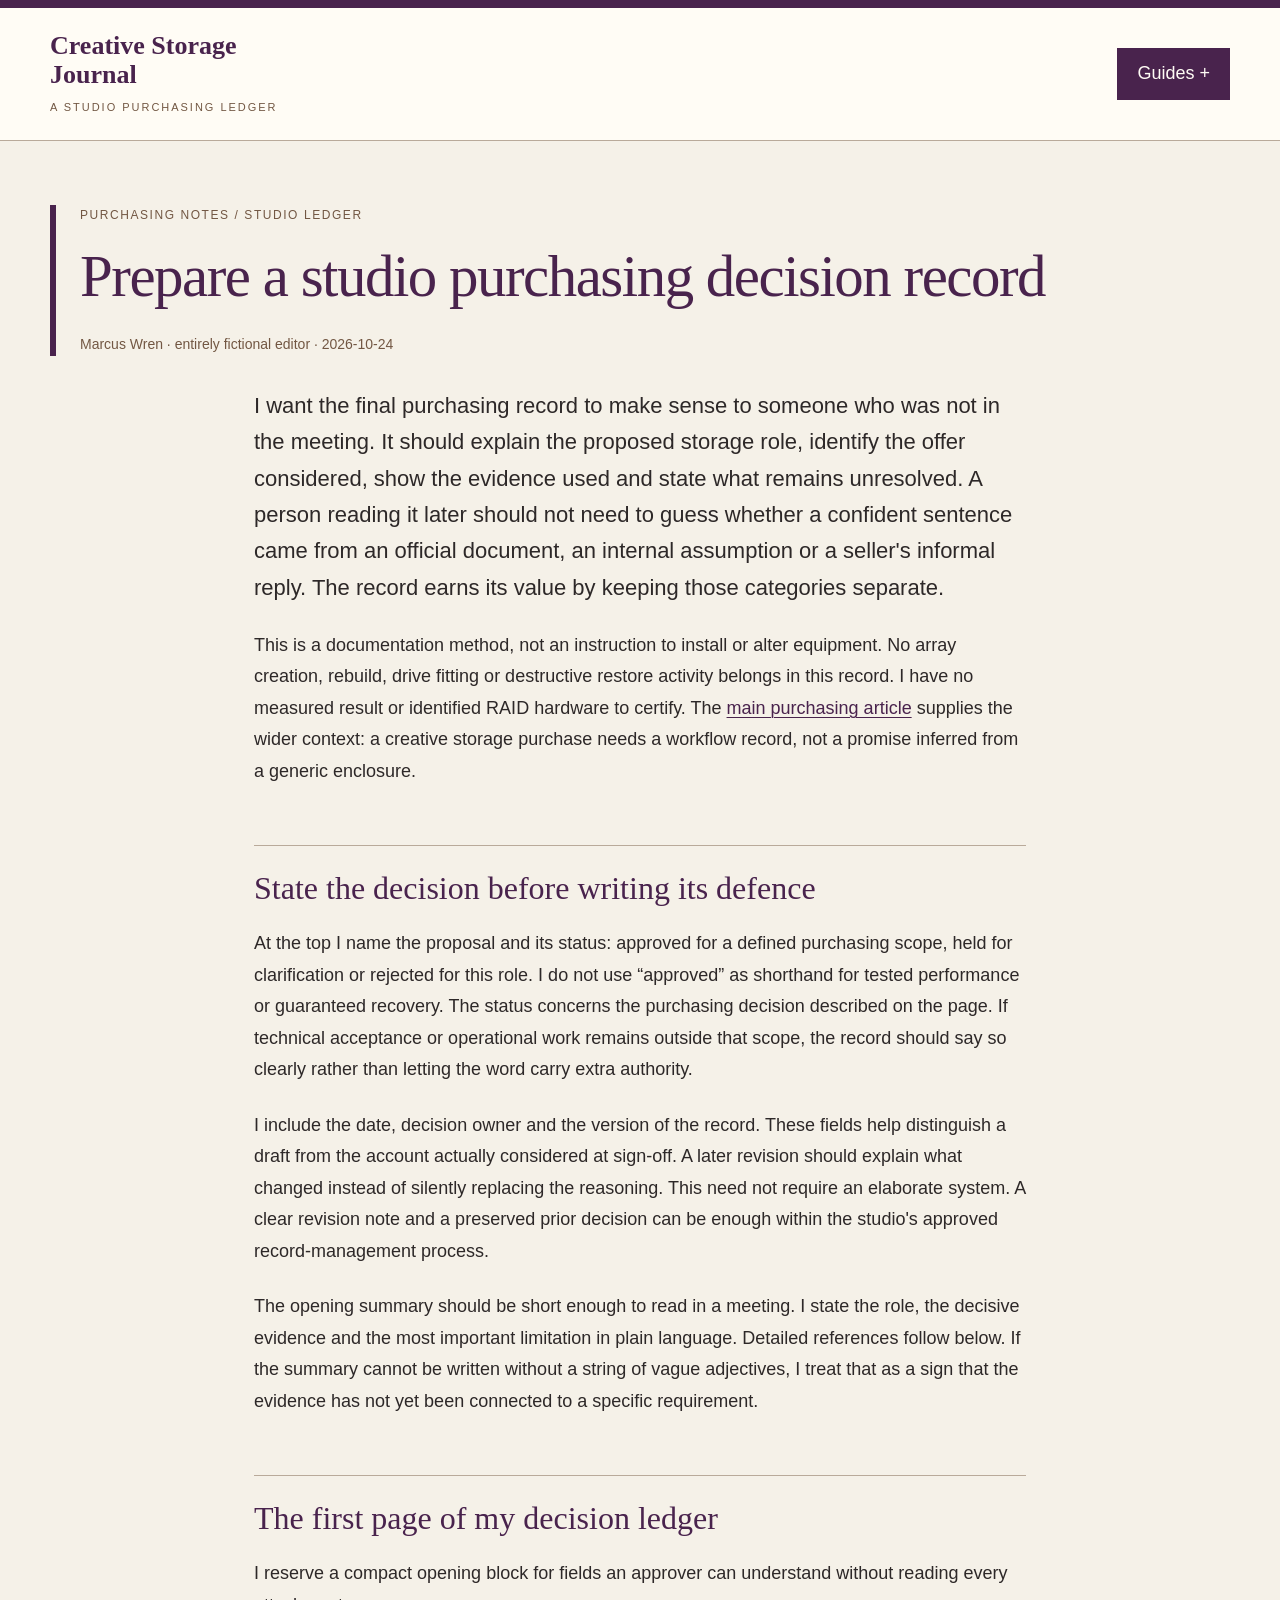
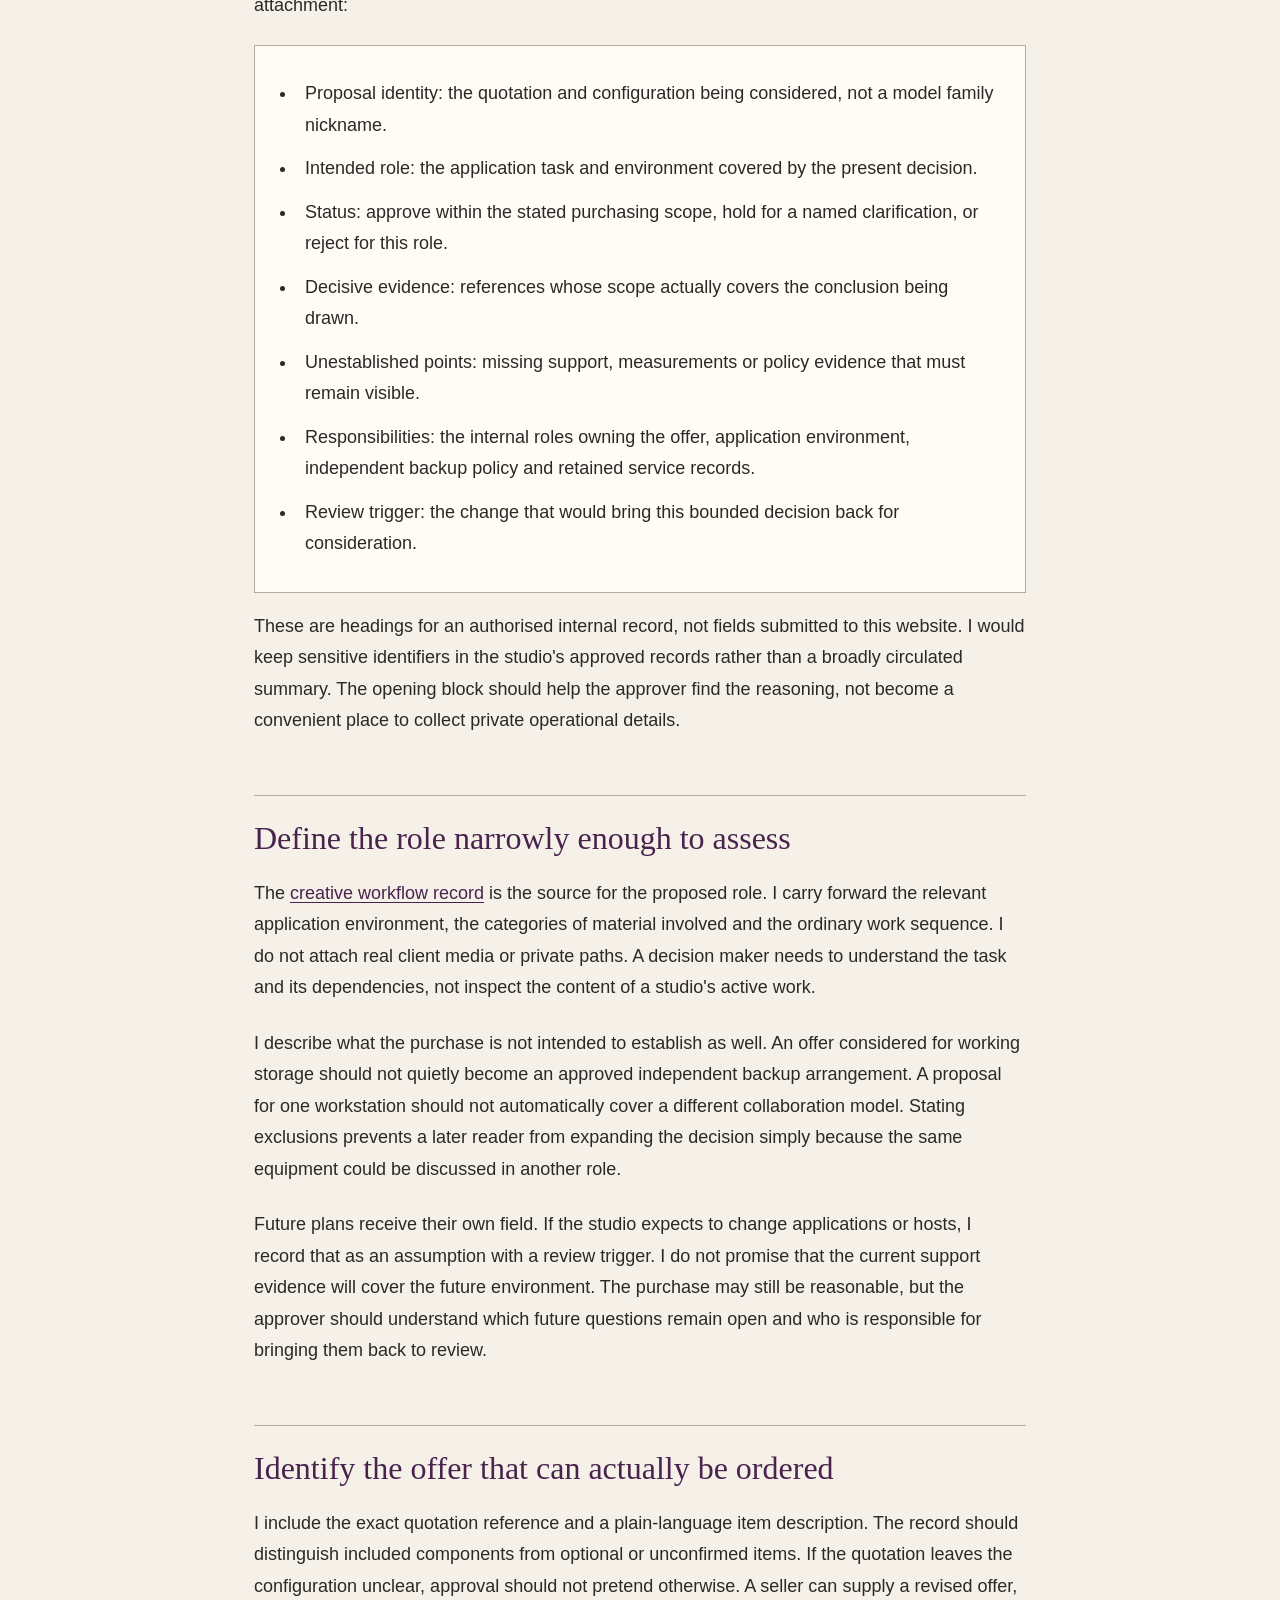
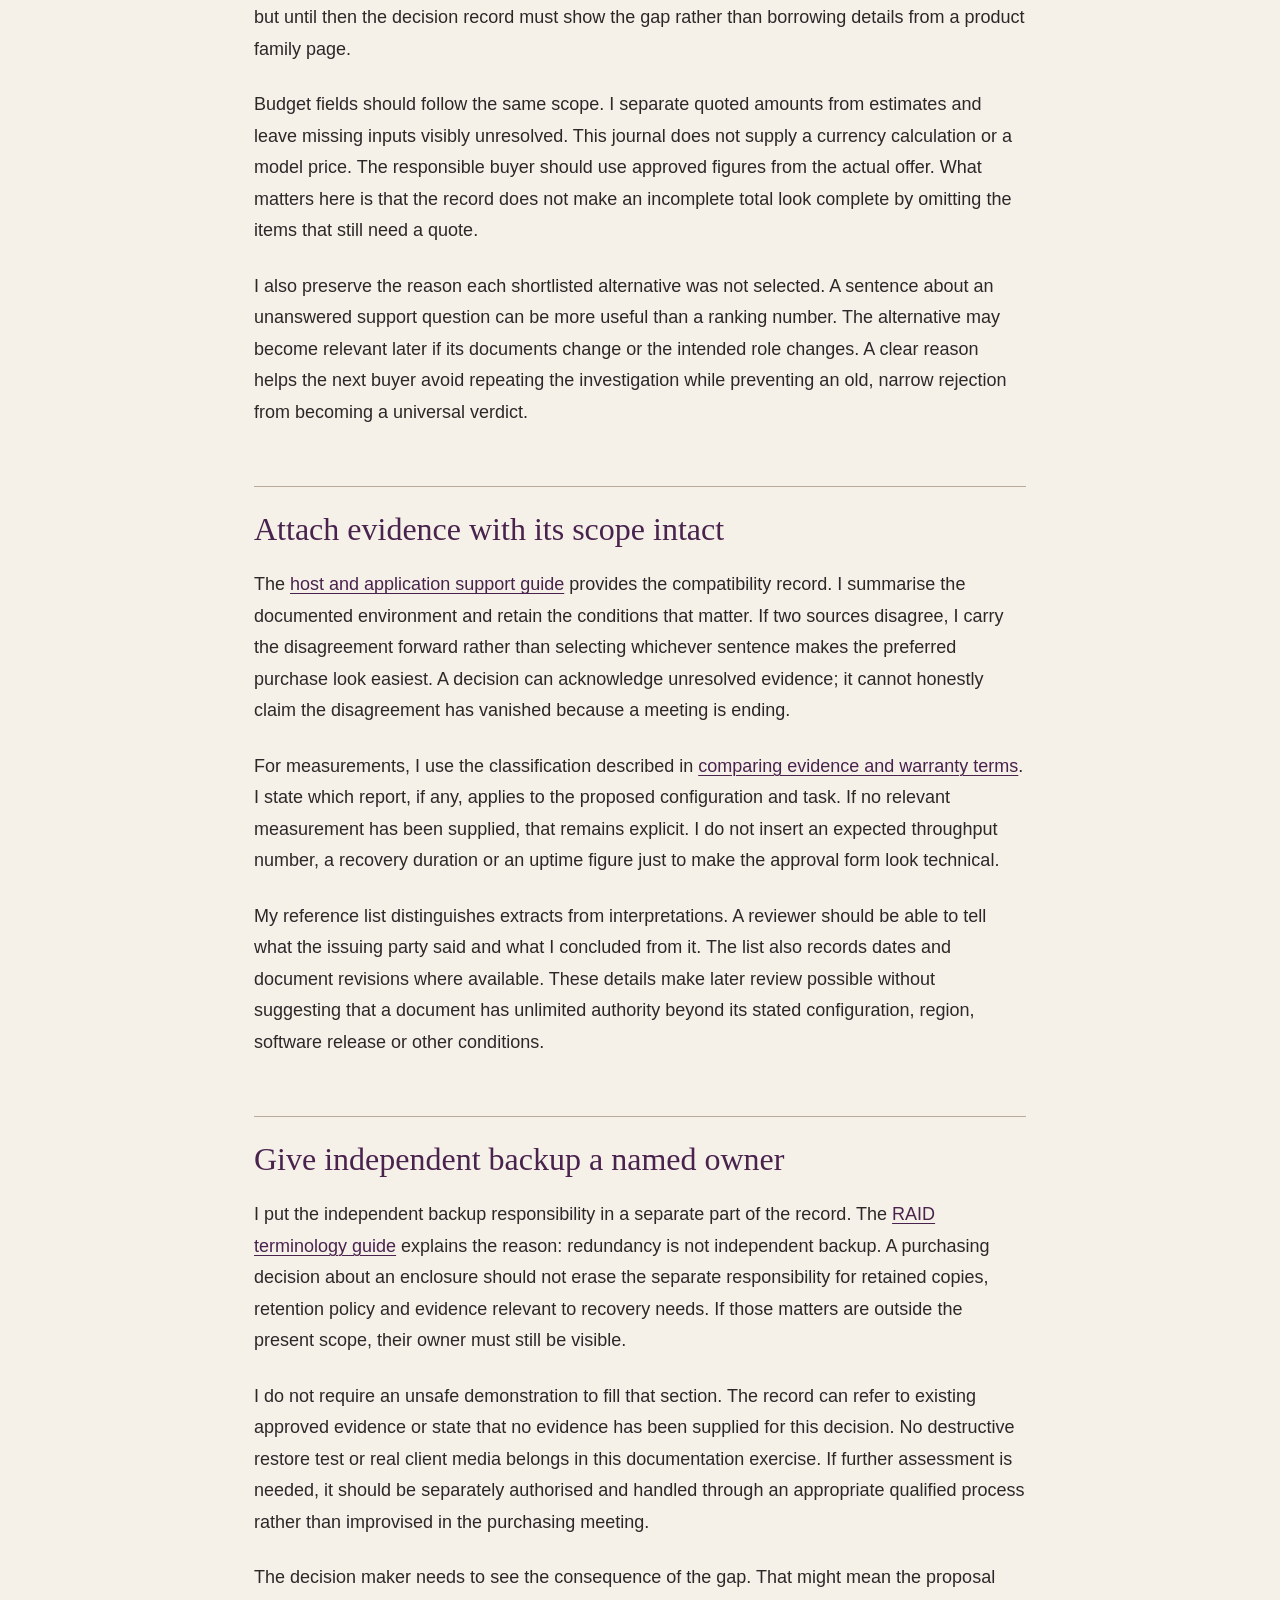
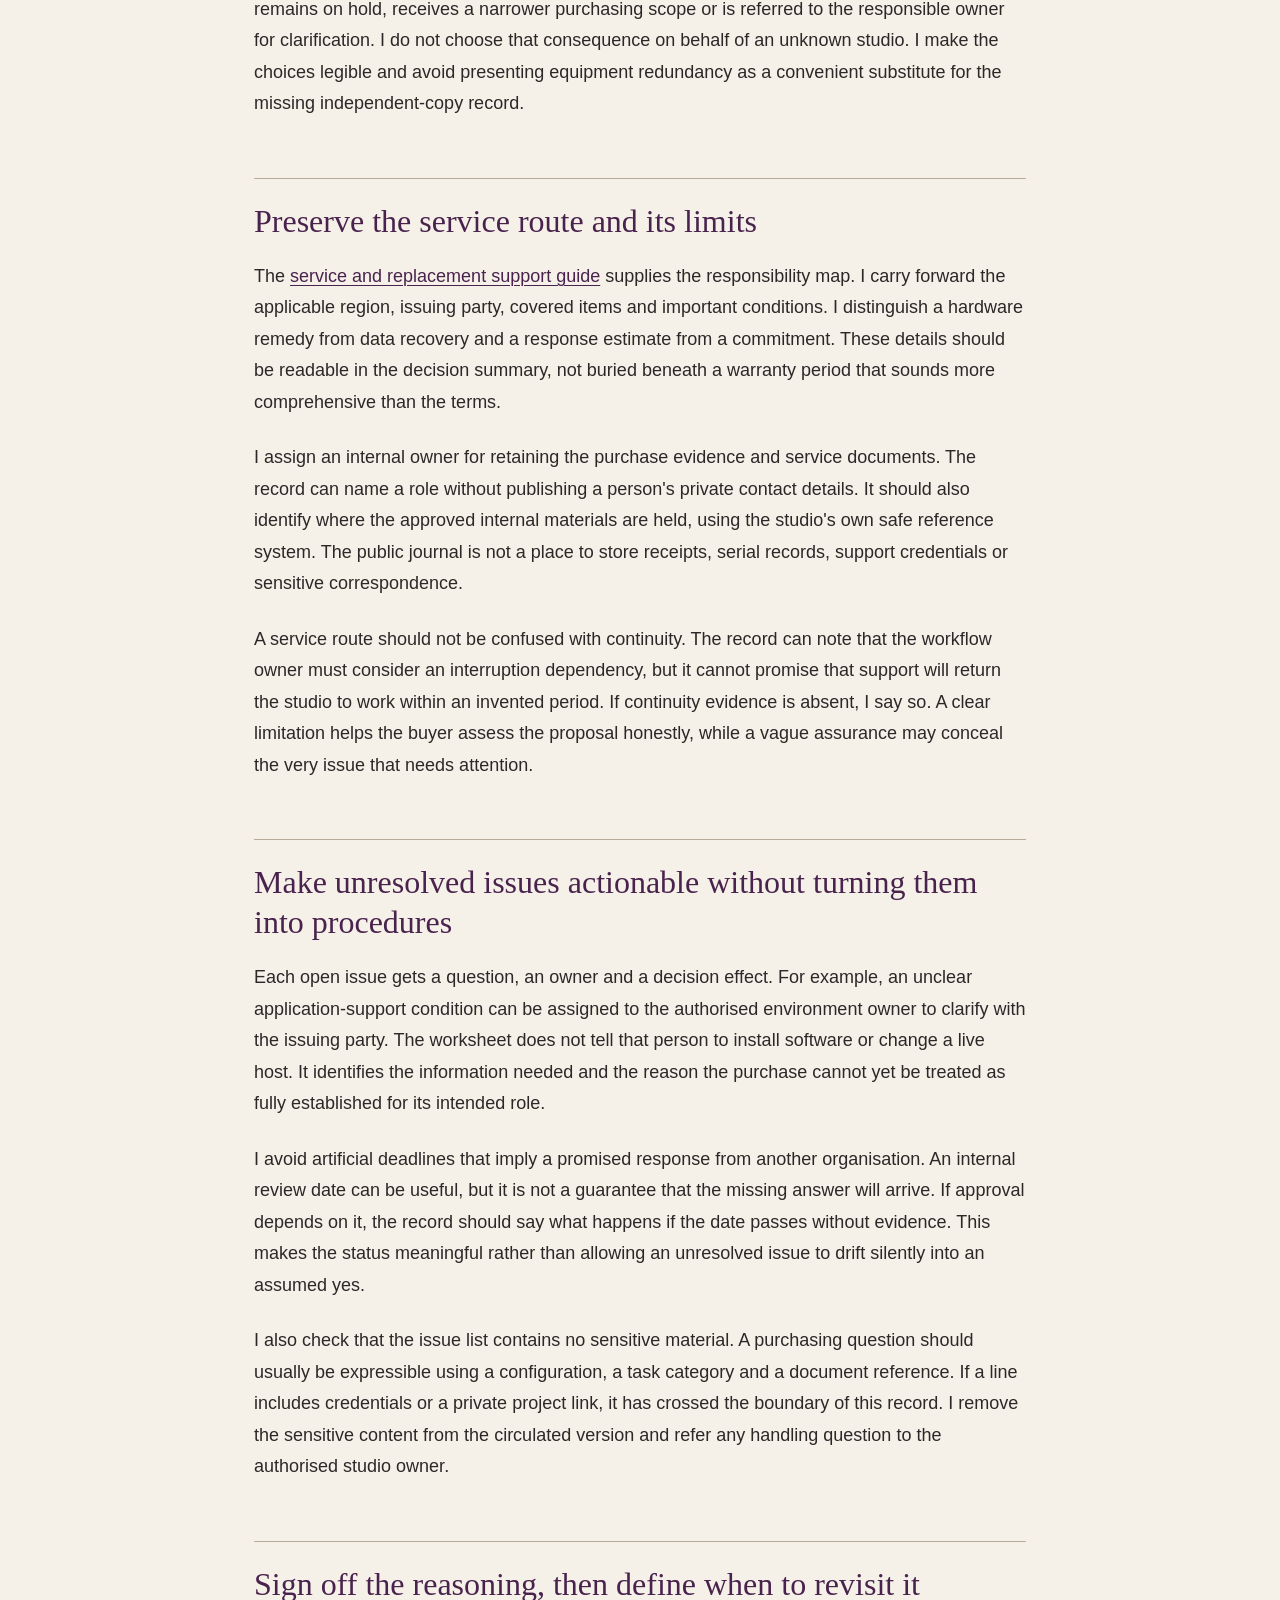
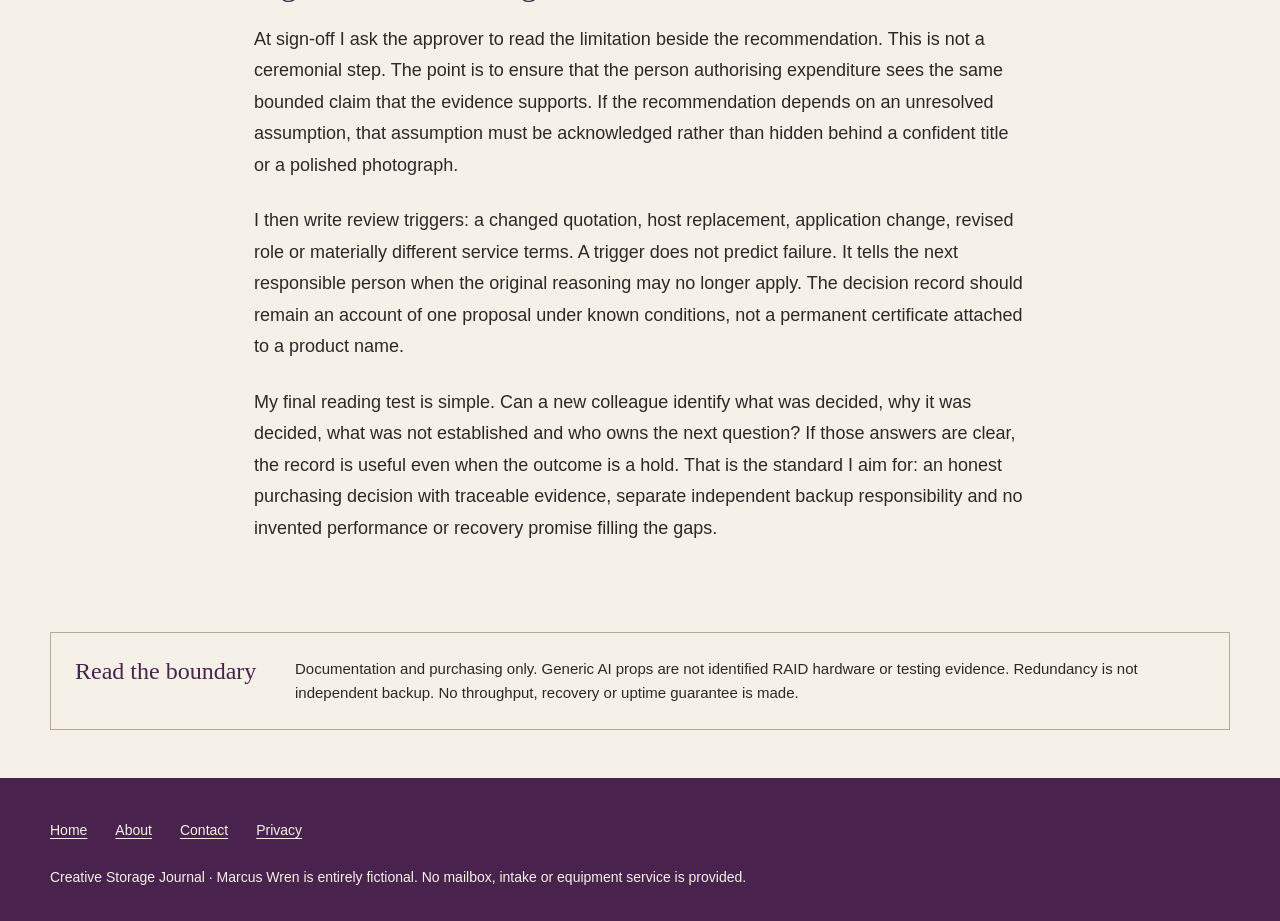
<file: docs/prepare-a-studio-purchasing-decision-record.html>
<!doctype html>
<html lang="en"><head><meta charset="utf-8"><meta name="viewport" content="width=device-width, initial-scale=1">
<title>Prepare a studio purchasing decision record | Creative Storage Journal</title>
<meta name="description" content="Prepare a traceable studio purchasing decision with defined scope, dated evidence, open questions, named responsibilities and review triggers."><meta name="theme-color" content="#49234d">
<link rel="canonical" href="https://armaragex.github.io/creative-storage-journal-row906/prepare-a-studio-purchasing-decision-record.html"><link rel="icon" href="data:,"><link rel="stylesheet" href="assets/site.css">
<meta property="og:title" content="Prepare a studio purchasing decision record"><meta property="og:description" content="Prepare a traceable studio purchasing decision with defined scope, dated evidence, open questions, named responsibilities and review triggers.">
<meta property="og:url" content="https://armaragex.github.io/creative-storage-journal-row906/prepare-a-studio-purchasing-decision-record.html"><meta property="og:type" content="article">
<meta property="og:site_name" content="Creative Storage Journal"><meta property="og:image" content="https://armaragex.github.io/creative-storage-journal-row906/assets/studio-storage-purchase-dossier.webp">
<meta property="og:image:alt" content="AI-generated studio planning scene with a generic closed enclosure, blank paper cards, closed notebook, folders and sealed carton.">
<script type="application/ld+json">{"@context": "https://schema.org", "@type": "Article", "author": {"@type": "Person", "description": "Entirely fictional editorial voice; no tested equipment experience claimed.", "name": "Marcus Wren"}, "dateModified": "2026-10-24", "datePublished": "2026-10-24", "description": "Prepare a traceable studio purchasing decision with defined scope, dated evidence, open questions, named responsibilities and review triggers.", "headline": "Prepare a studio purchasing decision record", "isPartOf": {"@type": "WebSite", "name": "Creative Storage Journal", "url": "https://armaragex.github.io/creative-storage-journal-row906/index.html"}, "mainEntityOfPage": "https://armaragex.github.io/creative-storage-journal-row906/prepare-a-studio-purchasing-decision-record.html", "name": "Prepare a studio purchasing decision record", "url": "https://armaragex.github.io/creative-storage-journal-row906/prepare-a-studio-purchasing-decision-record.html"}</script>
<script defer src="assets/site.js"></script></head>
<body data-page="prepare-a-studio-purchasing-decision-record"><a class="skip" href="#main">Skip to main content</a>
<header class="masthead"><div class="mast-row"><a class="brand" href="index.html">Creative Storage Journal<small>A studio purchasing ledger</small></a>
<div class="guide-toggle"><button type="button" aria-controls="guide-panel" aria-expanded="false">Guides <span aria-hidden="true">+</span></button></div></div>
<nav id="guide-panel" aria-label="Six purchasing guides" hidden><ol><li><a href="record-creative-applications-and-project-workflows.html">Record creative applications and project workflows</a></li><li><a href="read-exact-host-and-application-support-documents.html">Read exact host and application support documents</a></li><li><a href="separate-raid-terminology-from-independent-backup.html">Separate RAID terminology from independent backup</a></li><li><a href="document-drive-service-and-replacement-support.html">Document drive service and replacement support</a></li><li><a href="compare-measured-evidence-scope-and-warranty-terms.html">Compare measured evidence scope and warranty terms</a></li><li><a href="prepare-a-studio-purchasing-decision-record.html">Prepare a studio purchasing decision record</a></li></ol></nav></header>
<main id="main" tabindex="-1"><header class="page-head"><p class="issue">Purchasing notes / Studio ledger</p><h1>Prepare a studio purchasing decision record</h1>
<p class="byline">Marcus Wren · entirely fictional editor · <time datetime="2026-10-24">2026-10-24</time></p></header>
<article class="article-body"><p>I want the final purchasing record to make sense to someone who was not in the meeting. It should explain the proposed storage role, identify the offer considered, show the evidence used and state what remains unresolved. A person reading it later should not need to guess whether a confident sentence came from an official document, an internal assumption or a seller's informal reply. The record earns its value by keeping those categories separate.</p>
<p>This is a documentation method, not an instruction to install or alter equipment. No array creation, rebuild, drive fitting or destructive restore activity belongs in this record. I have no measured result or identified RAID hardware to certify. The <a href="index.html">main purchasing article</a> supplies the wider context: a creative storage purchase needs a workflow record, not a promise inferred from a generic enclosure.</p>
<h2>State the decision before writing its defence</h2>
<p>At the top I name the proposal and its status: approved for a defined purchasing scope, held for clarification or rejected for this role. I do not use “approved” as shorthand for tested performance or guaranteed recovery. The status concerns the purchasing decision described on the page. If technical acceptance or operational work remains outside that scope, the record should say so clearly rather than letting the word carry extra authority.</p>
<p>I include the date, decision owner and the version of the record. These fields help distinguish a draft from the account actually considered at sign-off. A later revision should explain what changed instead of silently replacing the reasoning. This need not require an elaborate system. A clear revision note and a preserved prior decision can be enough within the studio's approved record-management process.</p>
<p>The opening summary should be short enough to read in a meeting. I state the role, the decisive evidence and the most important limitation in plain language. Detailed references follow below. If the summary cannot be written without a string of vague adjectives, I treat that as a sign that the evidence has not yet been connected to a specific requirement.</p>
<h2>The first page of my decision ledger</h2>
<p>I reserve a compact opening block for fields an approver can understand without reading every attachment:</p>
<ul>
<li>Proposal identity: the quotation and configuration being considered, not a model family nickname.</li>
<li>Intended role: the application task and environment covered by the present decision.</li>
<li>Status: approve within the stated purchasing scope, hold for a named clarification, or reject for this role.</li>
<li>Decisive evidence: references whose scope actually covers the conclusion being drawn.</li>
<li>Unestablished points: missing support, measurements or policy evidence that must remain visible.</li>
<li>Responsibilities: the internal roles owning the offer, application environment, independent backup policy and retained service records.</li>
<li>Review trigger: the change that would bring this bounded decision back for consideration.</li>
</ul>
<p>These are headings for an authorised internal record, not fields submitted to this website. I would keep sensitive identifiers in the studio's approved records rather than a broadly circulated summary. The opening block should help the approver find the reasoning, not become a convenient place to collect private operational details.</p>
<h2>Define the role narrowly enough to assess</h2>
<p>The <a href="record-creative-applications-and-project-workflows.html">creative workflow record</a> is the source for the proposed role. I carry forward the relevant application environment, the categories of material involved and the ordinary work sequence. I do not attach real client media or private paths. A decision maker needs to understand the task and its dependencies, not inspect the content of a studio's active work.</p>
<p>I describe what the purchase is not intended to establish as well. An offer considered for working storage should not quietly become an approved independent backup arrangement. A proposal for one workstation should not automatically cover a different collaboration model. Stating exclusions prevents a later reader from expanding the decision simply because the same equipment could be discussed in another role.</p>
<p>Future plans receive their own field. If the studio expects to change applications or hosts, I record that as an assumption with a review trigger. I do not promise that the current support evidence will cover the future environment. The purchase may still be reasonable, but the approver should understand which future questions remain open and who is responsible for bringing them back to review.</p>
<h2>Identify the offer that can actually be ordered</h2>
<p>I include the exact quotation reference and a plain-language item description. The record should distinguish included components from optional or unconfirmed items. If the quotation leaves the configuration unclear, approval should not pretend otherwise. A seller can supply a revised offer, but until then the decision record must show the gap rather than borrowing details from a product family page.</p>
<p>Budget fields should follow the same scope. I separate quoted amounts from estimates and leave missing inputs visibly unresolved. This journal does not supply a currency calculation or a model price. The responsible buyer should use approved figures from the actual offer. What matters here is that the record does not make an incomplete total look complete by omitting the items that still need a quote.</p>
<p>I also preserve the reason each shortlisted alternative was not selected. A sentence about an unanswered support question can be more useful than a ranking number. The alternative may become relevant later if its documents change or the intended role changes. A clear reason helps the next buyer avoid repeating the investigation while preventing an old, narrow rejection from becoming a universal verdict.</p>
<h2>Attach evidence with its scope intact</h2>
<p>The <a href="read-exact-host-and-application-support-documents.html">host and application support guide</a> provides the compatibility record. I summarise the documented environment and retain the conditions that matter. If two sources disagree, I carry the disagreement forward rather than selecting whichever sentence makes the preferred purchase look easiest. A decision can acknowledge unresolved evidence; it cannot honestly claim the disagreement has vanished because a meeting is ending.</p>
<p>For measurements, I use the classification described in <a href="compare-measured-evidence-scope-and-warranty-terms.html">comparing evidence and warranty terms</a>. I state which report, if any, applies to the proposed configuration and task. If no relevant measurement has been supplied, that remains explicit. I do not insert an expected throughput number, a recovery duration or an uptime figure just to make the approval form look technical.</p>
<p>My reference list distinguishes extracts from interpretations. A reviewer should be able to tell what the issuing party said and what I concluded from it. The list also records dates and document revisions where available. These details make later review possible without suggesting that a document has unlimited authority beyond its stated configuration, region, software release or other conditions.</p>
<h2>Give independent backup a named owner</h2>
<p>I put the independent backup responsibility in a separate part of the record. The <a href="separate-raid-terminology-from-independent-backup.html">RAID terminology guide</a> explains the reason: redundancy is not independent backup. A purchasing decision about an enclosure should not erase the separate responsibility for retained copies, retention policy and evidence relevant to recovery needs. If those matters are outside the present scope, their owner must still be visible.</p>
<p>I do not require an unsafe demonstration to fill that section. The record can refer to existing approved evidence or state that no evidence has been supplied for this decision. No destructive restore test or real client media belongs in this documentation exercise. If further assessment is needed, it should be separately authorised and handled through an appropriate qualified process rather than improvised in the purchasing meeting.</p>
<p>The decision maker needs to see the consequence of the gap. That might mean the proposal remains on hold, receives a narrower purchasing scope or is referred to the responsible owner for clarification. I do not choose that consequence on behalf of an unknown studio. I make the choices legible and avoid presenting equipment redundancy as a convenient substitute for the missing independent-copy record.</p>
<h2>Preserve the service route and its limits</h2>
<p>The <a href="document-drive-service-and-replacement-support.html">service and replacement support guide</a> supplies the responsibility map. I carry forward the applicable region, issuing party, covered items and important conditions. I distinguish a hardware remedy from data recovery and a response estimate from a commitment. These details should be readable in the decision summary, not buried beneath a warranty period that sounds more comprehensive than the terms.</p>
<p>I assign an internal owner for retaining the purchase evidence and service documents. The record can name a role without publishing a person's private contact details. It should also identify where the approved internal materials are held, using the studio's own safe reference system. The public journal is not a place to store receipts, serial records, support credentials or sensitive correspondence.</p>
<p>A service route should not be confused with continuity. The record can note that the workflow owner must consider an interruption dependency, but it cannot promise that support will return the studio to work within an invented period. If continuity evidence is absent, I say so. A clear limitation helps the buyer assess the proposal honestly, while a vague assurance may conceal the very issue that needs attention.</p>
<h2>Make unresolved issues actionable without turning them into procedures</h2>
<p>Each open issue gets a question, an owner and a decision effect. For example, an unclear application-support condition can be assigned to the authorised environment owner to clarify with the issuing party. The worksheet does not tell that person to install software or change a live host. It identifies the information needed and the reason the purchase cannot yet be treated as fully established for its intended role.</p>
<p>I avoid artificial deadlines that imply a promised response from another organisation. An internal review date can be useful, but it is not a guarantee that the missing answer will arrive. If approval depends on it, the record should say what happens if the date passes without evidence. This makes the status meaningful rather than allowing an unresolved issue to drift silently into an assumed yes.</p>
<p>I also check that the issue list contains no sensitive material. A purchasing question should usually be expressible using a configuration, a task category and a document reference. If a line includes credentials or a private project link, it has crossed the boundary of this record. I remove the sensitive content from the circulated version and refer any handling question to the authorised studio owner.</p>
<h2>Sign off the reasoning, then define when to revisit it</h2>
<p>At sign-off I ask the approver to read the limitation beside the recommendation. This is not a ceremonial step. The point is to ensure that the person authorising expenditure sees the same bounded claim that the evidence supports. If the recommendation depends on an unresolved assumption, that assumption must be acknowledged rather than hidden behind a confident title or a polished photograph.</p>
<p>I then write review triggers: a changed quotation, host replacement, application change, revised role or materially different service terms. A trigger does not predict failure. It tells the next responsible person when the original reasoning may no longer apply. The decision record should remain an account of one proposal under known conditions, not a permanent certificate attached to a product name.</p>
<p>My final reading test is simple. Can a new colleague identify what was decided, why it was decided, what was not established and who owns the next question? If those answers are clear, the record is useful even when the outcome is a hold. That is the standard I aim for: an honest purchasing decision with traceable evidence, separate independent backup responsibility and no invented performance or recovery promise filling the gaps.</p></article>
<aside class="reading-note"><strong>Read the boundary</strong><p>Documentation and purchasing only. Generic AI props are not identified RAID hardware or testing evidence. Redundancy is not independent backup. No throughput, recovery or uptime guarantee is made.</p></aside></main>
<footer class="footer"><nav aria-label="Publication"><a href="index.html">Home</a><a href="about.html">About</a><a href="contact.html">Contact</a><a href="privacy.html">Privacy</a></nav><p>Creative Storage Journal · Marcus Wren is entirely fictional. No mailbox, intake or equipment service is provided.</p></footer></body></html>
</file>
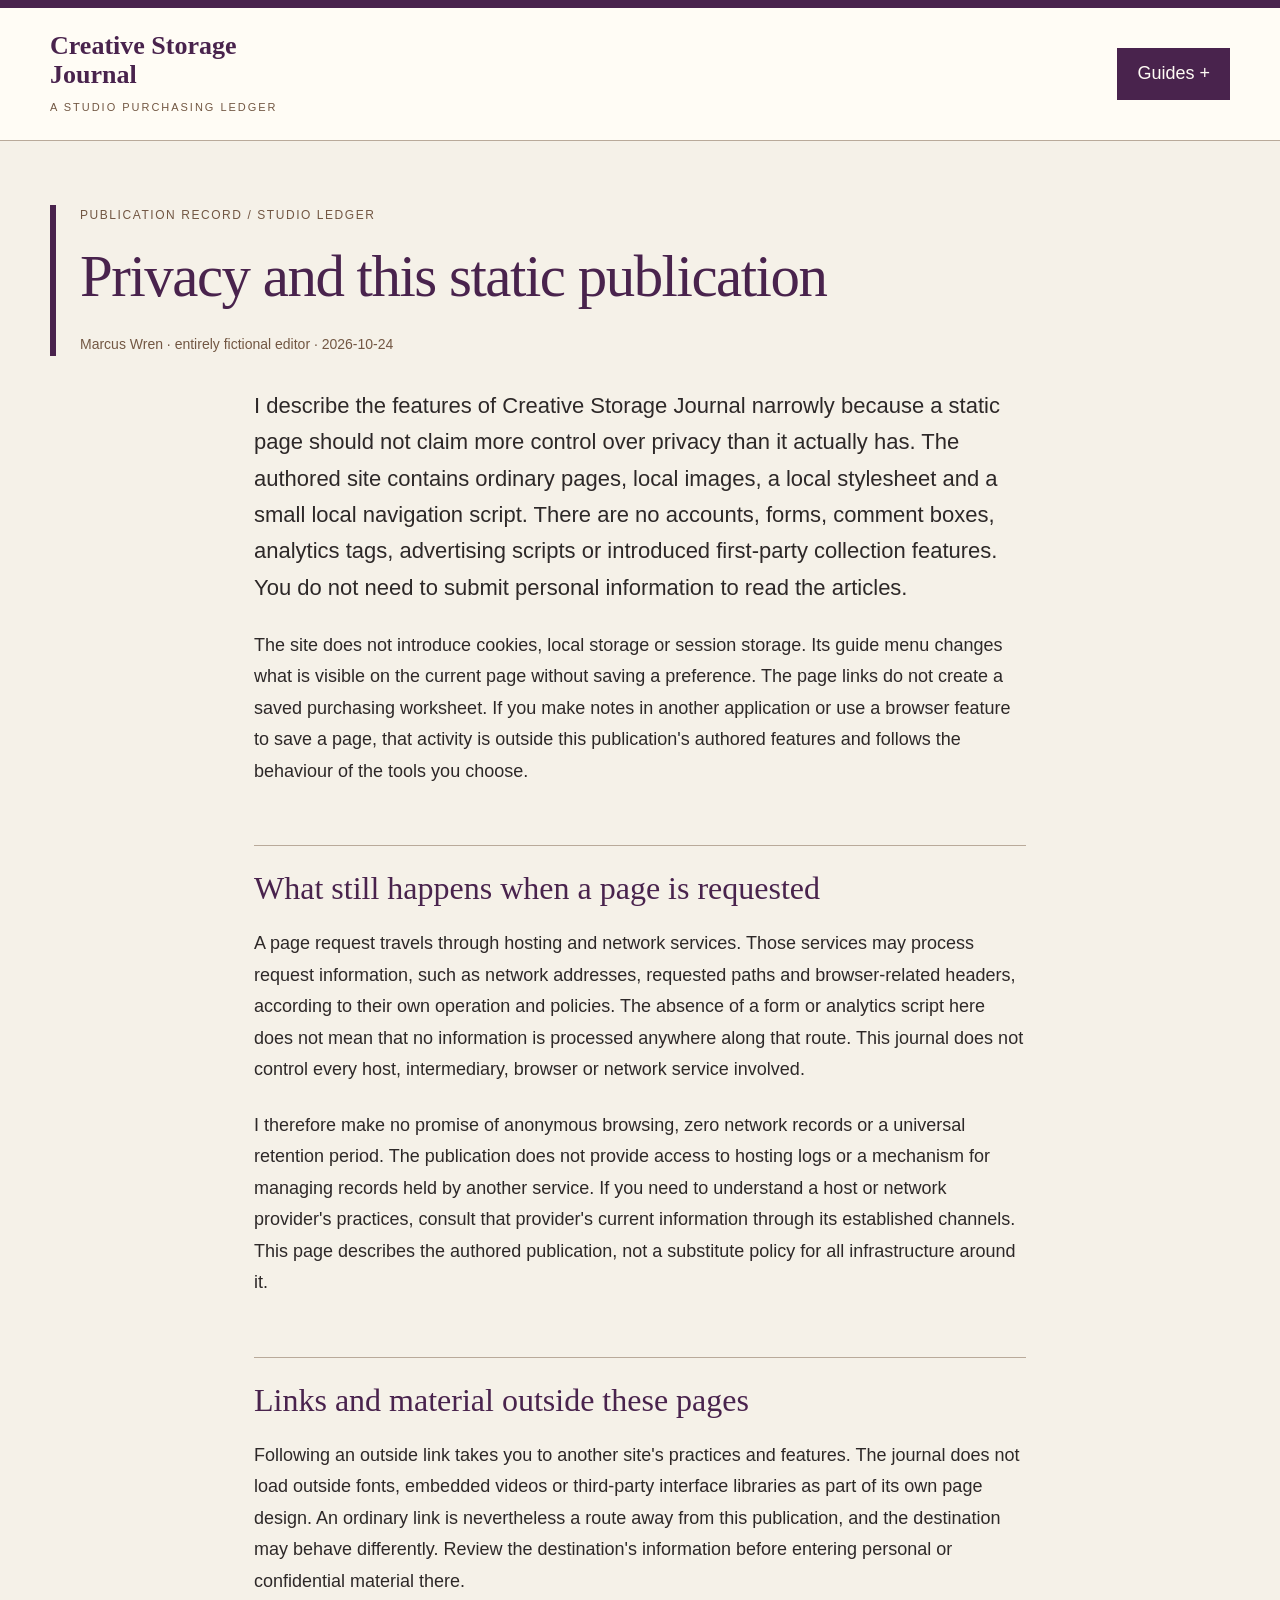
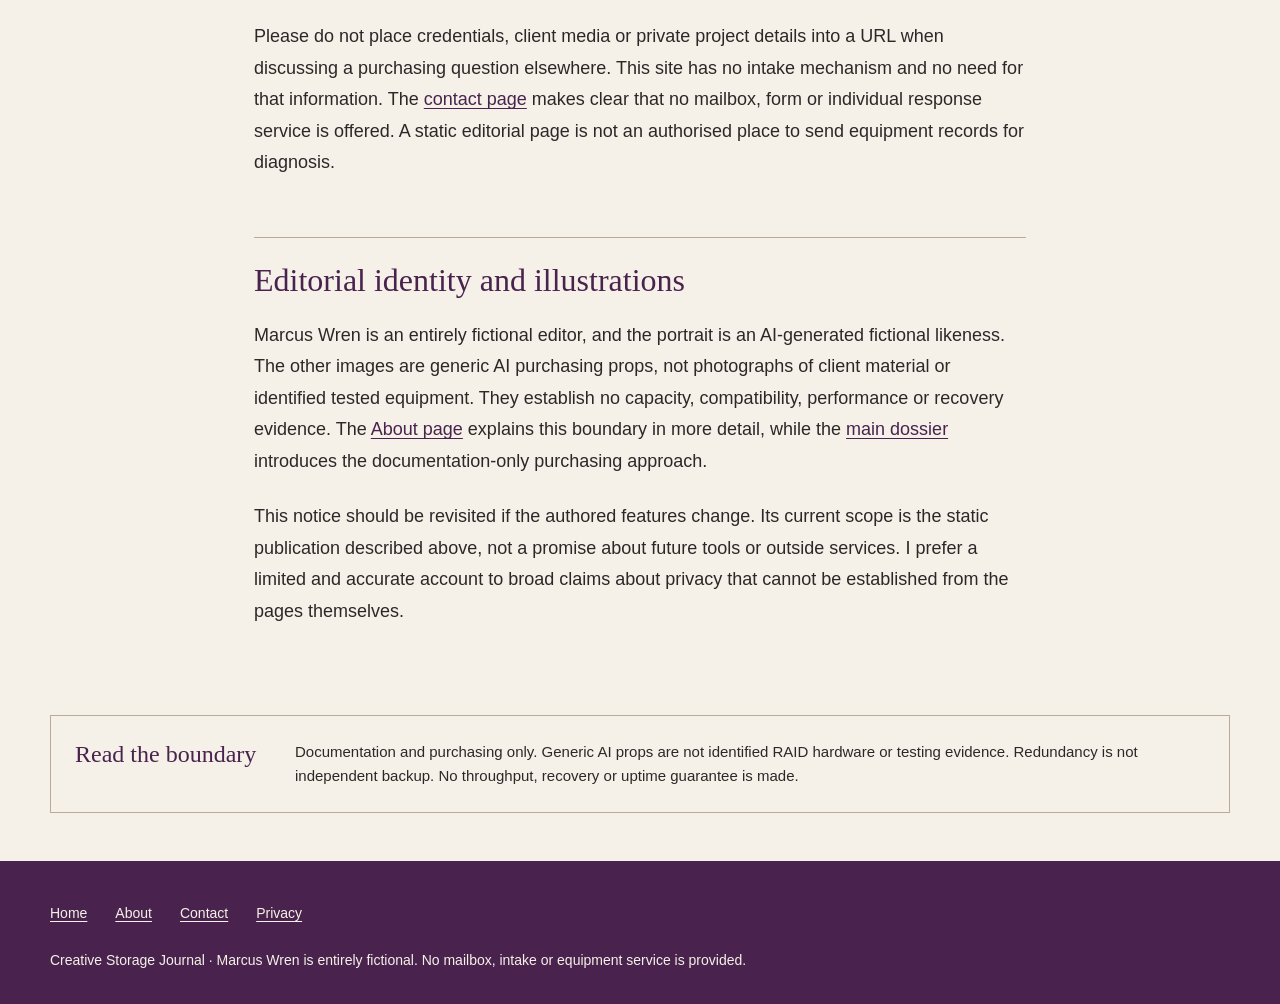
<file: docs/privacy.html>
<!doctype html>
<html lang="en"><head><meta charset="utf-8"><meta name="viewport" content="width=device-width, initial-scale=1">
<title>Privacy and this static publication | Creative Storage Journal</title>
<meta name="description" content="Read how this static journal uses local files and navigation without introduced collection features, separate from host and network processing."><meta name="theme-color" content="#49234d">
<link rel="canonical" href="https://armaragex.github.io/creative-storage-journal-row906/privacy.html"><link rel="icon" href="data:,"><link rel="stylesheet" href="assets/site.css">
<meta property="og:title" content="Privacy and this static publication"><meta property="og:description" content="Read how this static journal uses local files and navigation without introduced collection features, separate from host and network processing.">
<meta property="og:url" content="https://armaragex.github.io/creative-storage-journal-row906/privacy.html"><meta property="og:type" content="website">
<meta property="og:site_name" content="Creative Storage Journal"><meta property="og:image" content="https://armaragex.github.io/creative-storage-journal-row906/assets/studio-storage-purchase-dossier.webp">
<meta property="og:image:alt" content="AI-generated studio planning scene with a generic closed enclosure, blank paper cards, closed notebook, folders and sealed carton.">
<script type="application/ld+json">{"@context": "https://schema.org", "@type": "WebPage", "dateModified": "2026-10-24", "datePublished": "2026-10-24", "description": "Read how this static journal uses local files and navigation without introduced collection features, separate from host and network processing.", "isPartOf": {"@type": "WebSite", "name": "Creative Storage Journal", "url": "https://armaragex.github.io/creative-storage-journal-row906/index.html"}, "name": "Privacy and this static publication", "url": "https://armaragex.github.io/creative-storage-journal-row906/privacy.html"}</script>
<script defer src="assets/site.js"></script></head>
<body data-page="privacy"><a class="skip" href="#main">Skip to main content</a>
<header class="masthead"><div class="mast-row"><a class="brand" href="index.html">Creative Storage Journal<small>A studio purchasing ledger</small></a>
<div class="guide-toggle"><button type="button" aria-controls="guide-panel" aria-expanded="false">Guides <span aria-hidden="true">+</span></button></div></div>
<nav id="guide-panel" aria-label="Six purchasing guides" hidden><ol><li><a href="record-creative-applications-and-project-workflows.html">Record creative applications and project workflows</a></li><li><a href="read-exact-host-and-application-support-documents.html">Read exact host and application support documents</a></li><li><a href="separate-raid-terminology-from-independent-backup.html">Separate RAID terminology from independent backup</a></li><li><a href="document-drive-service-and-replacement-support.html">Document drive service and replacement support</a></li><li><a href="compare-measured-evidence-scope-and-warranty-terms.html">Compare measured evidence scope and warranty terms</a></li><li><a href="prepare-a-studio-purchasing-decision-record.html">Prepare a studio purchasing decision record</a></li></ol></nav></header>
<main id="main" tabindex="-1"><header class="page-head"><p class="issue">Publication record / Studio ledger</p><h1>Privacy and this static publication</h1>
<p class="byline">Marcus Wren · entirely fictional editor · <time datetime="2026-10-24">2026-10-24</time></p></header>
<article class="article-body"><p>I describe the features of Creative Storage Journal narrowly because a static page should not claim more control over privacy than it actually has. The authored site contains ordinary pages, local images, a local stylesheet and a small local navigation script. There are no accounts, forms, comment boxes, analytics tags, advertising scripts or introduced first-party collection features. You do not need to submit personal information to read the articles.</p>
<p>The site does not introduce cookies, local storage or session storage. Its guide menu changes what is visible on the current page without saving a preference. The page links do not create a saved purchasing worksheet. If you make notes in another application or use a browser feature to save a page, that activity is outside this publication's authored features and follows the behaviour of the tools you choose.</p>
<h2>What still happens when a page is requested</h2>
<p>A page request travels through hosting and network services. Those services may process request information, such as network addresses, requested paths and browser-related headers, according to their own operation and policies. The absence of a form or analytics script here does not mean that no information is processed anywhere along that route. This journal does not control every host, intermediary, browser or network service involved.</p>
<p>I therefore make no promise of anonymous browsing, zero network records or a universal retention period. The publication does not provide access to hosting logs or a mechanism for managing records held by another service. If you need to understand a host or network provider's practices, consult that provider's current information through its established channels. This page describes the authored publication, not a substitute policy for all infrastructure around it.</p>
<h2>Links and material outside these pages</h2>
<p>Following an outside link takes you to another site's practices and features. The journal does not load outside fonts, embedded videos or third-party interface libraries as part of its own page design. An ordinary link is nevertheless a route away from this publication, and the destination may behave differently. Review the destination's information before entering personal or confidential material there.</p>
<p>Please do not place credentials, client media or private project details into a URL when discussing a purchasing question elsewhere. This site has no intake mechanism and no need for that information. The <a href="contact.html">contact page</a> makes clear that no mailbox, form or individual response service is offered. A static editorial page is not an authorised place to send equipment records for diagnosis.</p>
<h2>Editorial identity and illustrations</h2>
<p>Marcus Wren is an entirely fictional editor, and the portrait is an AI-generated fictional likeness. The other images are generic AI purchasing props, not photographs of client material or identified tested equipment. They establish no capacity, compatibility, performance or recovery evidence. The <a href="about.html">About page</a> explains this boundary in more detail, while the <a href="index.html">main dossier</a> introduces the documentation-only purchasing approach.</p>
<p>This notice should be revisited if the authored features change. Its current scope is the static publication described above, not a promise about future tools or outside services. I prefer a limited and accurate account to broad claims about privacy that cannot be established from the pages themselves.</p></article>
<aside class="reading-note"><strong>Read the boundary</strong><p>Documentation and purchasing only. Generic AI props are not identified RAID hardware or testing evidence. Redundancy is not independent backup. No throughput, recovery or uptime guarantee is made.</p></aside></main>
<footer class="footer"><nav aria-label="Publication"><a href="index.html">Home</a><a href="about.html">About</a><a href="contact.html">Contact</a><a href="privacy.html">Privacy</a></nav><p>Creative Storage Journal · Marcus Wren is entirely fictional. No mailbox, intake or equipment service is provided.</p></footer></body></html>
</file>
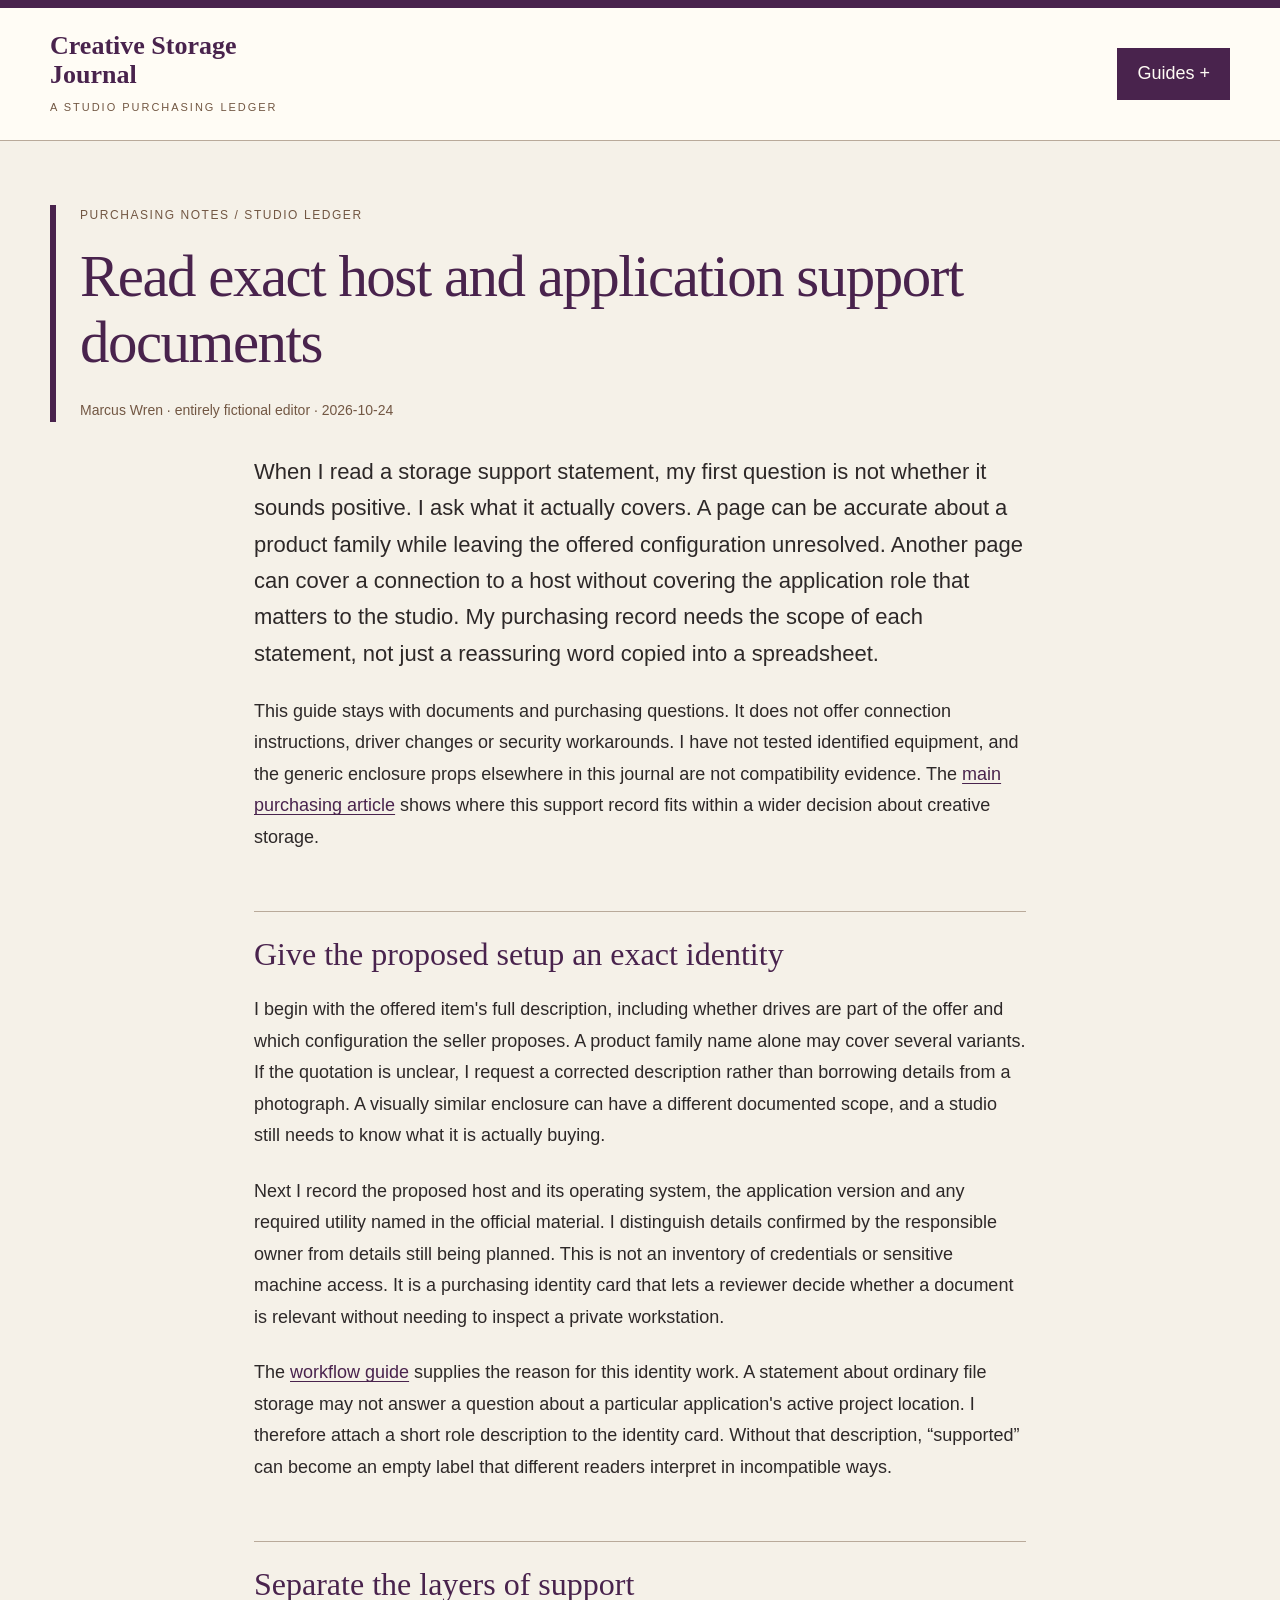
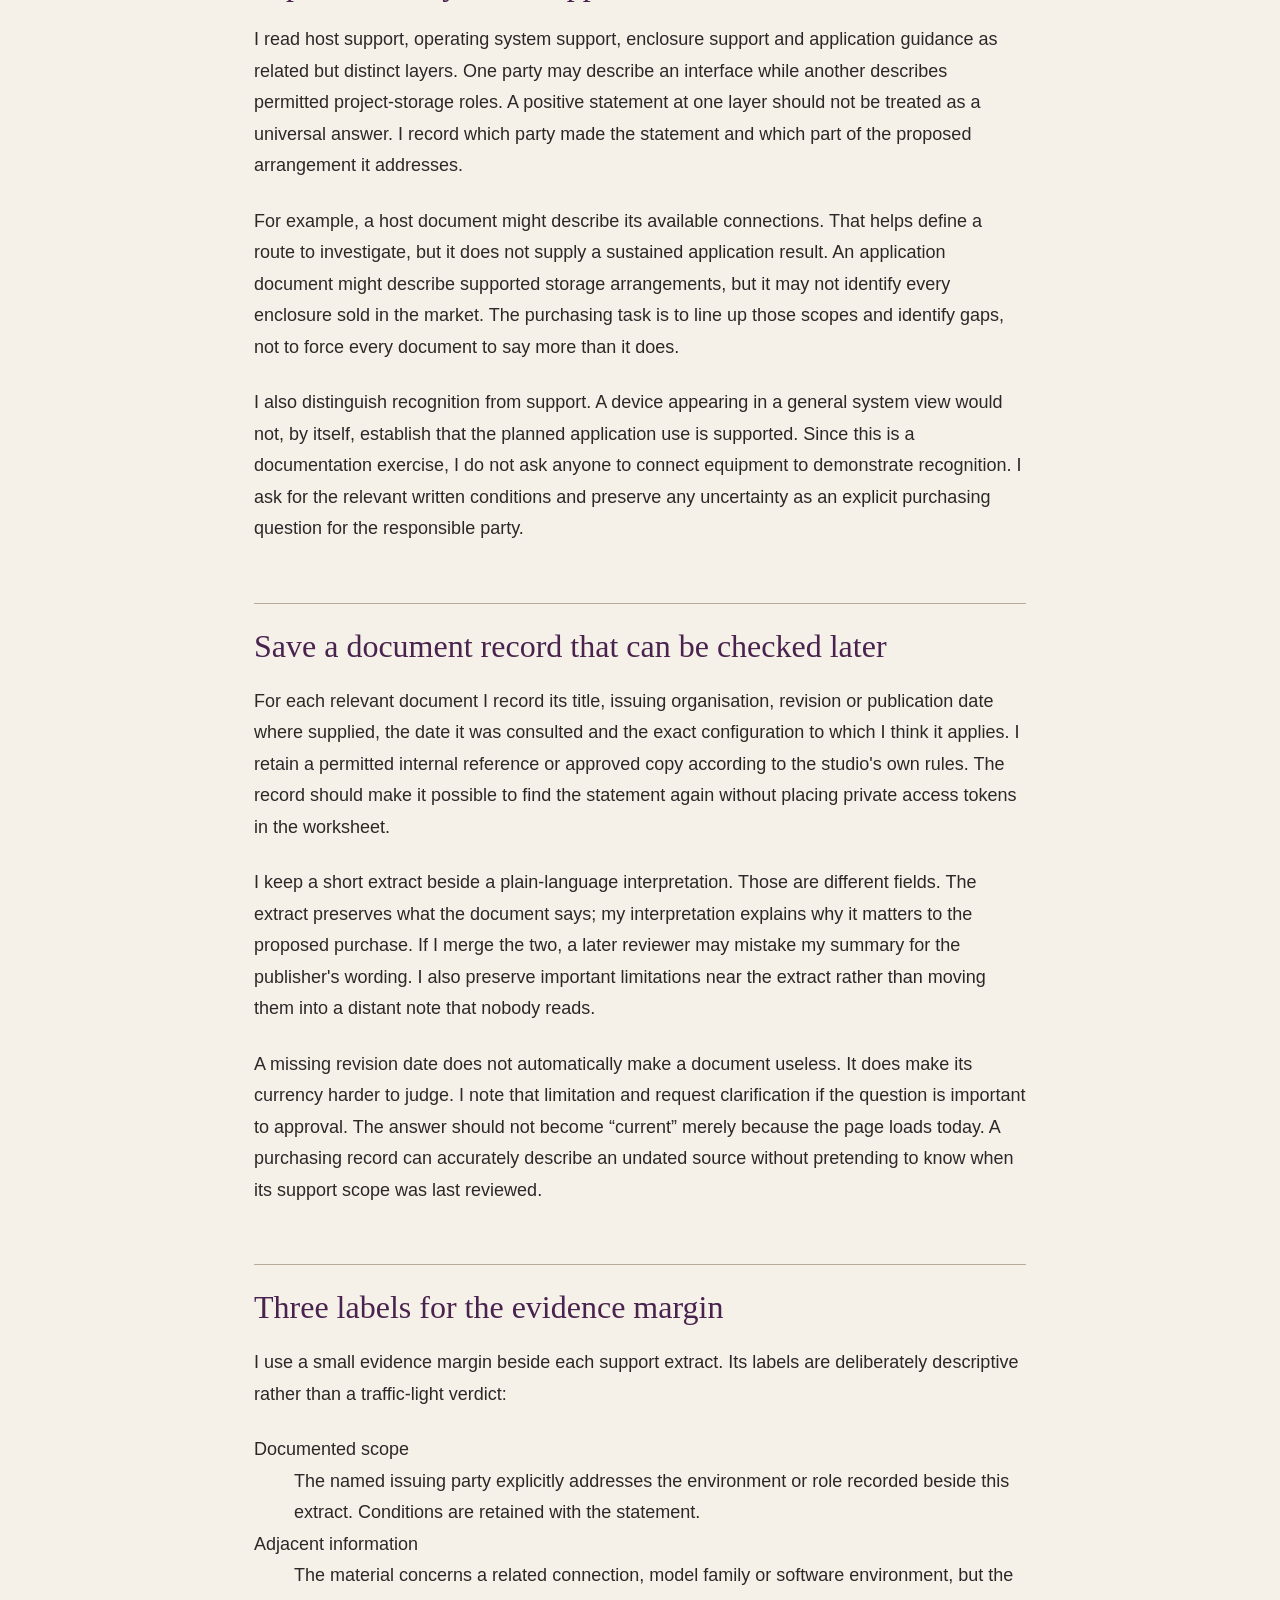
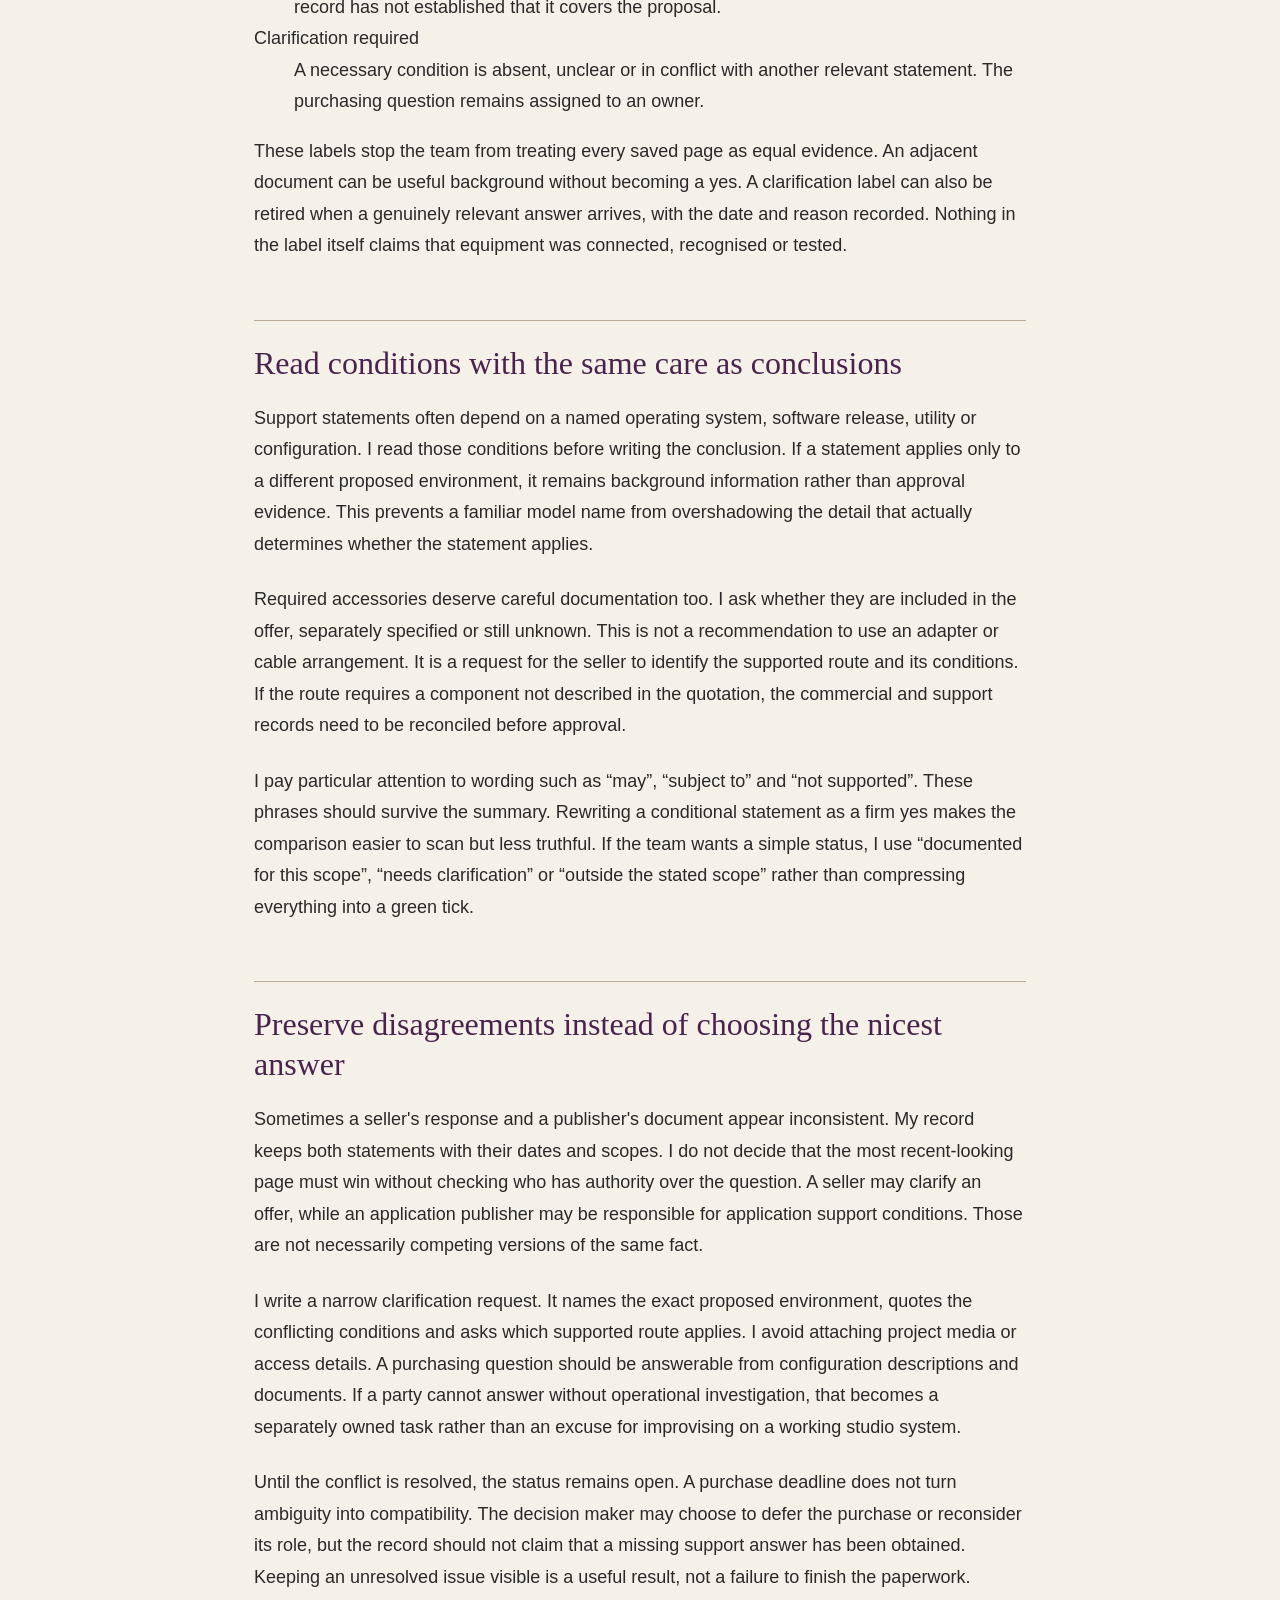
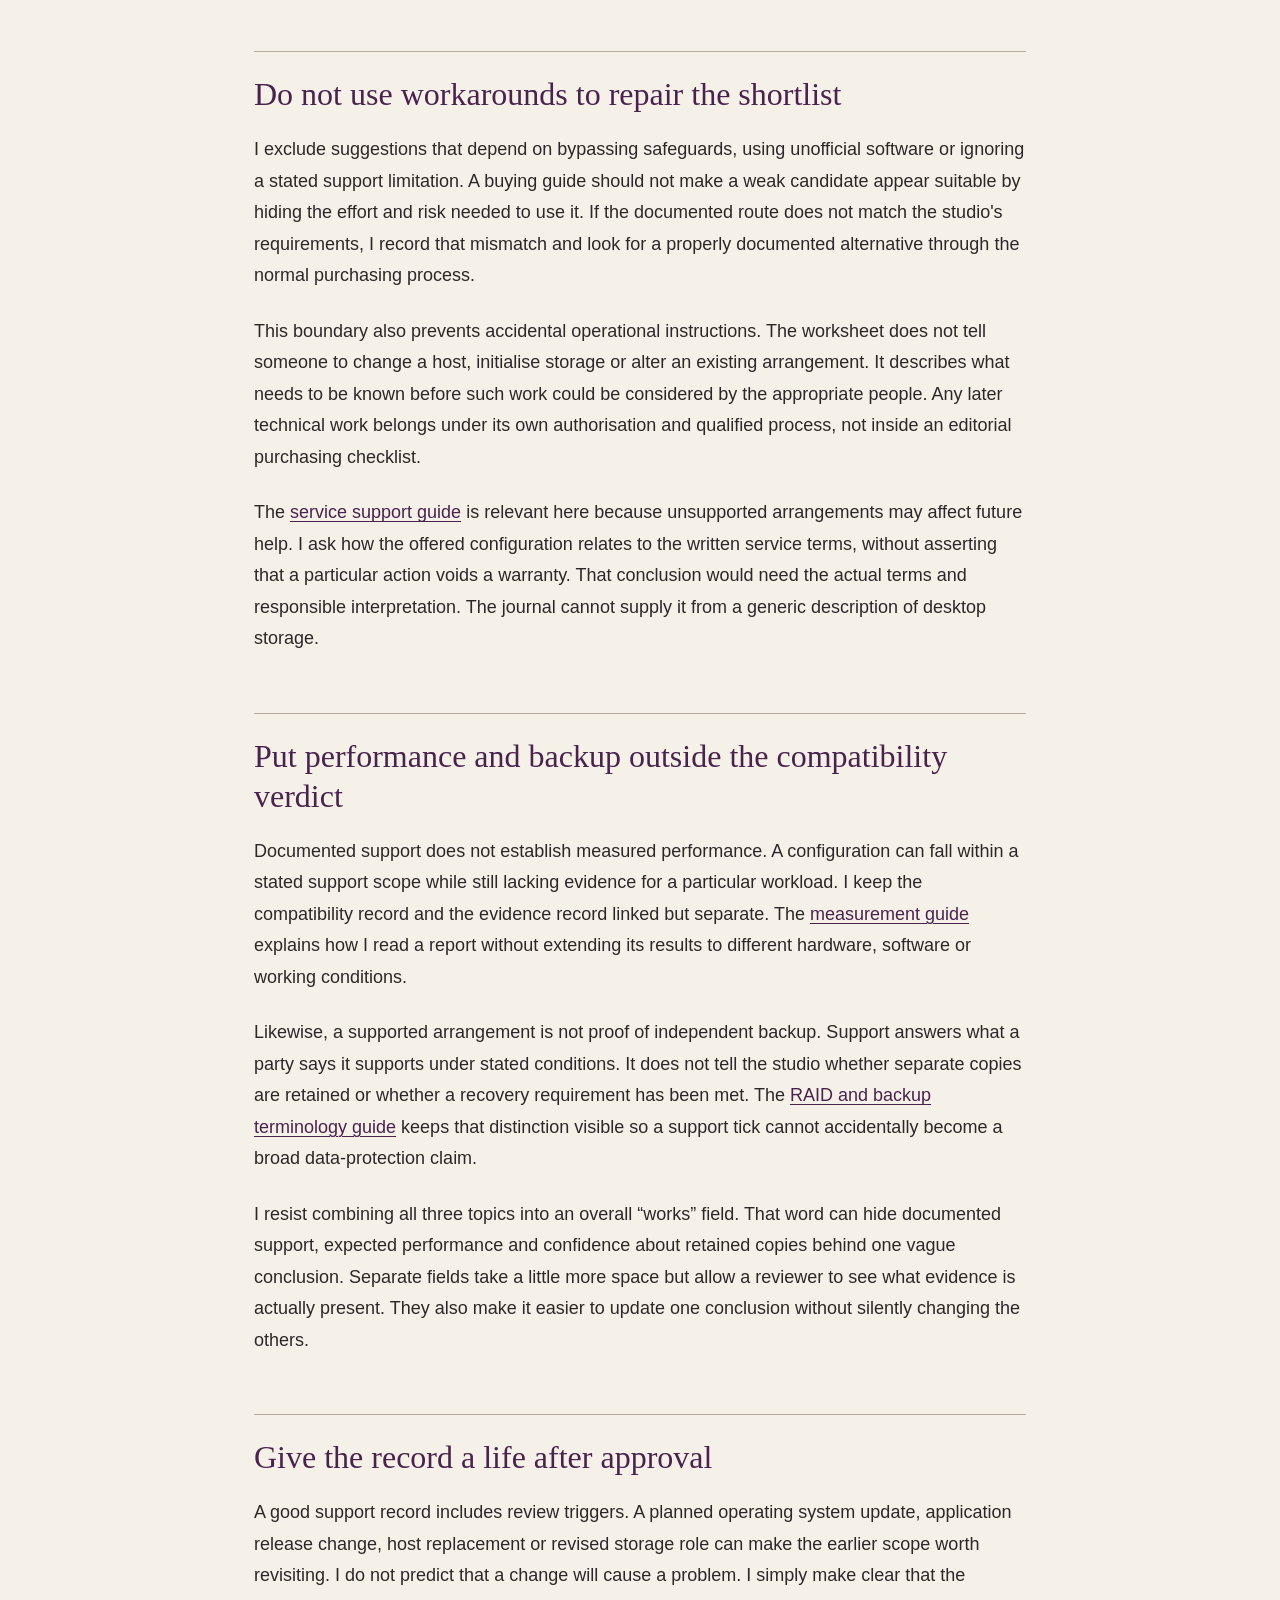
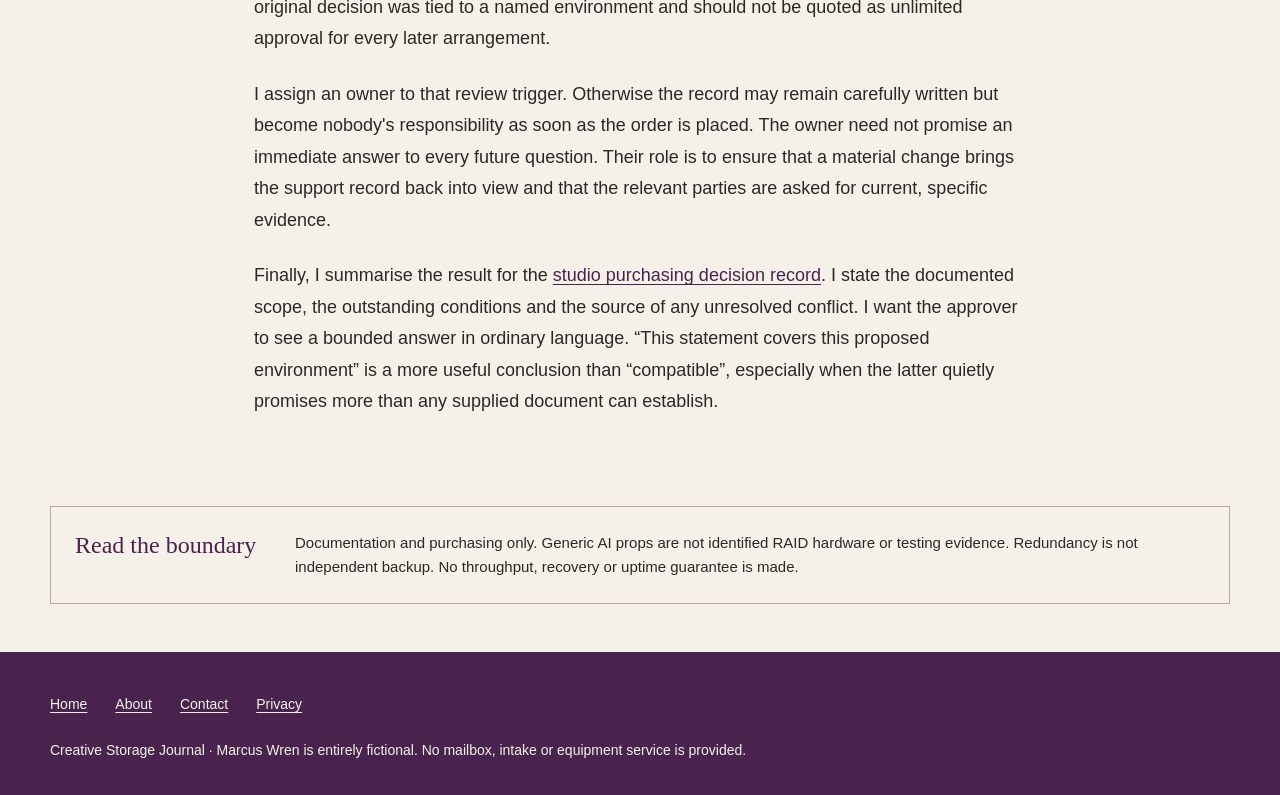
<file: docs/read-exact-host-and-application-support-documents.html>
<!doctype html>
<html lang="en"><head><meta charset="utf-8"><meta name="viewport" content="width=device-width, initial-scale=1">
<title>Read exact host and application support documents | Creative Storage Journal</title>
<meta name="description" content="Match exact host and application support statements to an offered storage configuration, preserving conditions, conflicts and review triggers."><meta name="theme-color" content="#49234d">
<link rel="canonical" href="https://armaragex.github.io/creative-storage-journal-row906/read-exact-host-and-application-support-documents.html"><link rel="icon" href="data:,"><link rel="stylesheet" href="assets/site.css">
<meta property="og:title" content="Read exact host and application support documents"><meta property="og:description" content="Match exact host and application support statements to an offered storage configuration, preserving conditions, conflicts and review triggers.">
<meta property="og:url" content="https://armaragex.github.io/creative-storage-journal-row906/read-exact-host-and-application-support-documents.html"><meta property="og:type" content="article">
<meta property="og:site_name" content="Creative Storage Journal"><meta property="og:image" content="https://armaragex.github.io/creative-storage-journal-row906/assets/studio-storage-purchase-dossier.webp">
<meta property="og:image:alt" content="AI-generated studio planning scene with a generic closed enclosure, blank paper cards, closed notebook, folders and sealed carton.">
<script type="application/ld+json">{"@context": "https://schema.org", "@type": "Article", "author": {"@type": "Person", "description": "Entirely fictional editorial voice; no tested equipment experience claimed.", "name": "Marcus Wren"}, "dateModified": "2026-10-24", "datePublished": "2026-10-24", "description": "Match exact host and application support statements to an offered storage configuration, preserving conditions, conflicts and review triggers.", "headline": "Read exact host and application support documents", "isPartOf": {"@type": "WebSite", "name": "Creative Storage Journal", "url": "https://armaragex.github.io/creative-storage-journal-row906/index.html"}, "mainEntityOfPage": "https://armaragex.github.io/creative-storage-journal-row906/read-exact-host-and-application-support-documents.html", "name": "Read exact host and application support documents", "url": "https://armaragex.github.io/creative-storage-journal-row906/read-exact-host-and-application-support-documents.html"}</script>
<script defer src="assets/site.js"></script></head>
<body data-page="read-exact-host-and-application-support-documents"><a class="skip" href="#main">Skip to main content</a>
<header class="masthead"><div class="mast-row"><a class="brand" href="index.html">Creative Storage Journal<small>A studio purchasing ledger</small></a>
<div class="guide-toggle"><button type="button" aria-controls="guide-panel" aria-expanded="false">Guides <span aria-hidden="true">+</span></button></div></div>
<nav id="guide-panel" aria-label="Six purchasing guides" hidden><ol><li><a href="record-creative-applications-and-project-workflows.html">Record creative applications and project workflows</a></li><li><a href="read-exact-host-and-application-support-documents.html">Read exact host and application support documents</a></li><li><a href="separate-raid-terminology-from-independent-backup.html">Separate RAID terminology from independent backup</a></li><li><a href="document-drive-service-and-replacement-support.html">Document drive service and replacement support</a></li><li><a href="compare-measured-evidence-scope-and-warranty-terms.html">Compare measured evidence scope and warranty terms</a></li><li><a href="prepare-a-studio-purchasing-decision-record.html">Prepare a studio purchasing decision record</a></li></ol></nav></header>
<main id="main" tabindex="-1"><header class="page-head"><p class="issue">Purchasing notes / Studio ledger</p><h1>Read exact host and application support documents</h1>
<p class="byline">Marcus Wren · entirely fictional editor · <time datetime="2026-10-24">2026-10-24</time></p></header>
<article class="article-body"><p>When I read a storage support statement, my first question is not whether it sounds positive. I ask what it actually covers. A page can be accurate about a product family while leaving the offered configuration unresolved. Another page can cover a connection to a host without covering the application role that matters to the studio. My purchasing record needs the scope of each statement, not just a reassuring word copied into a spreadsheet.</p>
<p>This guide stays with documents and purchasing questions. It does not offer connection instructions, driver changes or security workarounds. I have not tested identified equipment, and the generic enclosure props elsewhere in this journal are not compatibility evidence. The <a href="index.html">main purchasing article</a> shows where this support record fits within a wider decision about creative storage.</p>
<h2>Give the proposed setup an exact identity</h2>
<p>I begin with the offered item's full description, including whether drives are part of the offer and which configuration the seller proposes. A product family name alone may cover several variants. If the quotation is unclear, I request a corrected description rather than borrowing details from a photograph. A visually similar enclosure can have a different documented scope, and a studio still needs to know what it is actually buying.</p>
<p>Next I record the proposed host and its operating system, the application version and any required utility named in the official material. I distinguish details confirmed by the responsible owner from details still being planned. This is not an inventory of credentials or sensitive machine access. It is a purchasing identity card that lets a reviewer decide whether a document is relevant without needing to inspect a private workstation.</p>
<p>The <a href="record-creative-applications-and-project-workflows.html">workflow guide</a> supplies the reason for this identity work. A statement about ordinary file storage may not answer a question about a particular application's active project location. I therefore attach a short role description to the identity card. Without that description, “supported” can become an empty label that different readers interpret in incompatible ways.</p>
<h2>Separate the layers of support</h2>
<p>I read host support, operating system support, enclosure support and application guidance as related but distinct layers. One party may describe an interface while another describes permitted project-storage roles. A positive statement at one layer should not be treated as a universal answer. I record which party made the statement and which part of the proposed arrangement it addresses.</p>
<p>For example, a host document might describe its available connections. That helps define a route to investigate, but it does not supply a sustained application result. An application document might describe supported storage arrangements, but it may not identify every enclosure sold in the market. The purchasing task is to line up those scopes and identify gaps, not to force every document to say more than it does.</p>
<p>I also distinguish recognition from support. A device appearing in a general system view would not, by itself, establish that the planned application use is supported. Since this is a documentation exercise, I do not ask anyone to connect equipment to demonstrate recognition. I ask for the relevant written conditions and preserve any uncertainty as an explicit purchasing question for the responsible party.</p>
<h2>Save a document record that can be checked later</h2>
<p>For each relevant document I record its title, issuing organisation, revision or publication date where supplied, the date it was consulted and the exact configuration to which I think it applies. I retain a permitted internal reference or approved copy according to the studio's own rules. The record should make it possible to find the statement again without placing private access tokens in the worksheet.</p>
<p>I keep a short extract beside a plain-language interpretation. Those are different fields. The extract preserves what the document says; my interpretation explains why it matters to the proposed purchase. If I merge the two, a later reviewer may mistake my summary for the publisher's wording. I also preserve important limitations near the extract rather than moving them into a distant note that nobody reads.</p>
<p>A missing revision date does not automatically make a document useless. It does make its currency harder to judge. I note that limitation and request clarification if the question is important to approval. The answer should not become “current” merely because the page loads today. A purchasing record can accurately describe an undated source without pretending to know when its support scope was last reviewed.</p>
<h2>Three labels for the evidence margin</h2>
<p>I use a small evidence margin beside each support extract. Its labels are deliberately descriptive rather than a traffic-light verdict:</p>
<dl><dt>Documented scope</dt><dd>The named issuing party explicitly addresses the environment or role recorded beside this extract. Conditions are retained with the statement.</dd><dt>Adjacent information</dt><dd>The material concerns a related connection, model family or software environment, but the record has not established that it covers the proposal.</dd><dt>Clarification required</dt><dd>A necessary condition is absent, unclear or in conflict with another relevant statement. The purchasing question remains assigned to an owner.</dd></dl>

<p>These labels stop the team from treating every saved page as equal evidence. An adjacent document can be useful background without becoming a yes. A clarification label can also be retired when a genuinely relevant answer arrives, with the date and reason recorded. Nothing in the label itself claims that equipment was connected, recognised or tested.</p>
<h2>Read conditions with the same care as conclusions</h2>
<p>Support statements often depend on a named operating system, software release, utility or configuration. I read those conditions before writing the conclusion. If a statement applies only to a different proposed environment, it remains background information rather than approval evidence. This prevents a familiar model name from overshadowing the detail that actually determines whether the statement applies.</p>
<p>Required accessories deserve careful documentation too. I ask whether they are included in the offer, separately specified or still unknown. This is not a recommendation to use an adapter or cable arrangement. It is a request for the seller to identify the supported route and its conditions. If the route requires a component not described in the quotation, the commercial and support records need to be reconciled before approval.</p>
<p>I pay particular attention to wording such as “may”, “subject to” and “not supported”. These phrases should survive the summary. Rewriting a conditional statement as a firm yes makes the comparison easier to scan but less truthful. If the team wants a simple status, I use “documented for this scope”, “needs clarification” or “outside the stated scope” rather than compressing everything into a green tick.</p>
<h2>Preserve disagreements instead of choosing the nicest answer</h2>
<p>Sometimes a seller's response and a publisher's document appear inconsistent. My record keeps both statements with their dates and scopes. I do not decide that the most recent-looking page must win without checking who has authority over the question. A seller may clarify an offer, while an application publisher may be responsible for application support conditions. Those are not necessarily competing versions of the same fact.</p>
<p>I write a narrow clarification request. It names the exact proposed environment, quotes the conflicting conditions and asks which supported route applies. I avoid attaching project media or access details. A purchasing question should be answerable from configuration descriptions and documents. If a party cannot answer without operational investigation, that becomes a separately owned task rather than an excuse for improvising on a working studio system.</p>
<p>Until the conflict is resolved, the status remains open. A purchase deadline does not turn ambiguity into compatibility. The decision maker may choose to defer the purchase or reconsider its role, but the record should not claim that a missing support answer has been obtained. Keeping an unresolved issue visible is a useful result, not a failure to finish the paperwork.</p>
<h2>Do not use workarounds to repair the shortlist</h2>
<p>I exclude suggestions that depend on bypassing safeguards, using unofficial software or ignoring a stated support limitation. A buying guide should not make a weak candidate appear suitable by hiding the effort and risk needed to use it. If the documented route does not match the studio's requirements, I record that mismatch and look for a properly documented alternative through the normal purchasing process.</p>
<p>This boundary also prevents accidental operational instructions. The worksheet does not tell someone to change a host, initialise storage or alter an existing arrangement. It describes what needs to be known before such work could be considered by the appropriate people. Any later technical work belongs under its own authorisation and qualified process, not inside an editorial purchasing checklist.</p>
<p>The <a href="document-drive-service-and-replacement-support.html">service support guide</a> is relevant here because unsupported arrangements may affect future help. I ask how the offered configuration relates to the written service terms, without asserting that a particular action voids a warranty. That conclusion would need the actual terms and responsible interpretation. The journal cannot supply it from a generic description of desktop storage.</p>
<h2>Put performance and backup outside the compatibility verdict</h2>
<p>Documented support does not establish measured performance. A configuration can fall within a stated support scope while still lacking evidence for a particular workload. I keep the compatibility record and the evidence record linked but separate. The <a href="compare-measured-evidence-scope-and-warranty-terms.html">measurement guide</a> explains how I read a report without extending its results to different hardware, software or working conditions.</p>
<p>Likewise, a supported arrangement is not proof of independent backup. Support answers what a party says it supports under stated conditions. It does not tell the studio whether separate copies are retained or whether a recovery requirement has been met. The <a href="separate-raid-terminology-from-independent-backup.html">RAID and backup terminology guide</a> keeps that distinction visible so a support tick cannot accidentally become a broad data-protection claim.</p>
<p>I resist combining all three topics into an overall “works” field. That word can hide documented support, expected performance and confidence about retained copies behind one vague conclusion. Separate fields take a little more space but allow a reviewer to see what evidence is actually present. They also make it easier to update one conclusion without silently changing the others.</p>
<h2>Give the record a life after approval</h2>
<p>A good support record includes review triggers. A planned operating system update, application release change, host replacement or revised storage role can make the earlier scope worth revisiting. I do not predict that a change will cause a problem. I simply make clear that the original decision was tied to a named environment and should not be quoted as unlimited approval for every later arrangement.</p>
<p>I assign an owner to that review trigger. Otherwise the record may remain carefully written but become nobody's responsibility as soon as the order is placed. The owner need not promise an immediate answer to every future question. Their role is to ensure that a material change brings the support record back into view and that the relevant parties are asked for current, specific evidence.</p>
<p>Finally, I summarise the result for the <a href="prepare-a-studio-purchasing-decision-record.html">studio purchasing decision record</a>. I state the documented scope, the outstanding conditions and the source of any unresolved conflict. I want the approver to see a bounded answer in ordinary language. “This statement covers this proposed environment” is a more useful conclusion than “compatible”, especially when the latter quietly promises more than any supplied document can establish.</p></article>
<aside class="reading-note"><strong>Read the boundary</strong><p>Documentation and purchasing only. Generic AI props are not identified RAID hardware or testing evidence. Redundancy is not independent backup. No throughput, recovery or uptime guarantee is made.</p></aside></main>
<footer class="footer"><nav aria-label="Publication"><a href="index.html">Home</a><a href="about.html">About</a><a href="contact.html">Contact</a><a href="privacy.html">Privacy</a></nav><p>Creative Storage Journal · Marcus Wren is entirely fictional. No mailbox, intake or equipment service is provided.</p></footer></body></html>
</file>
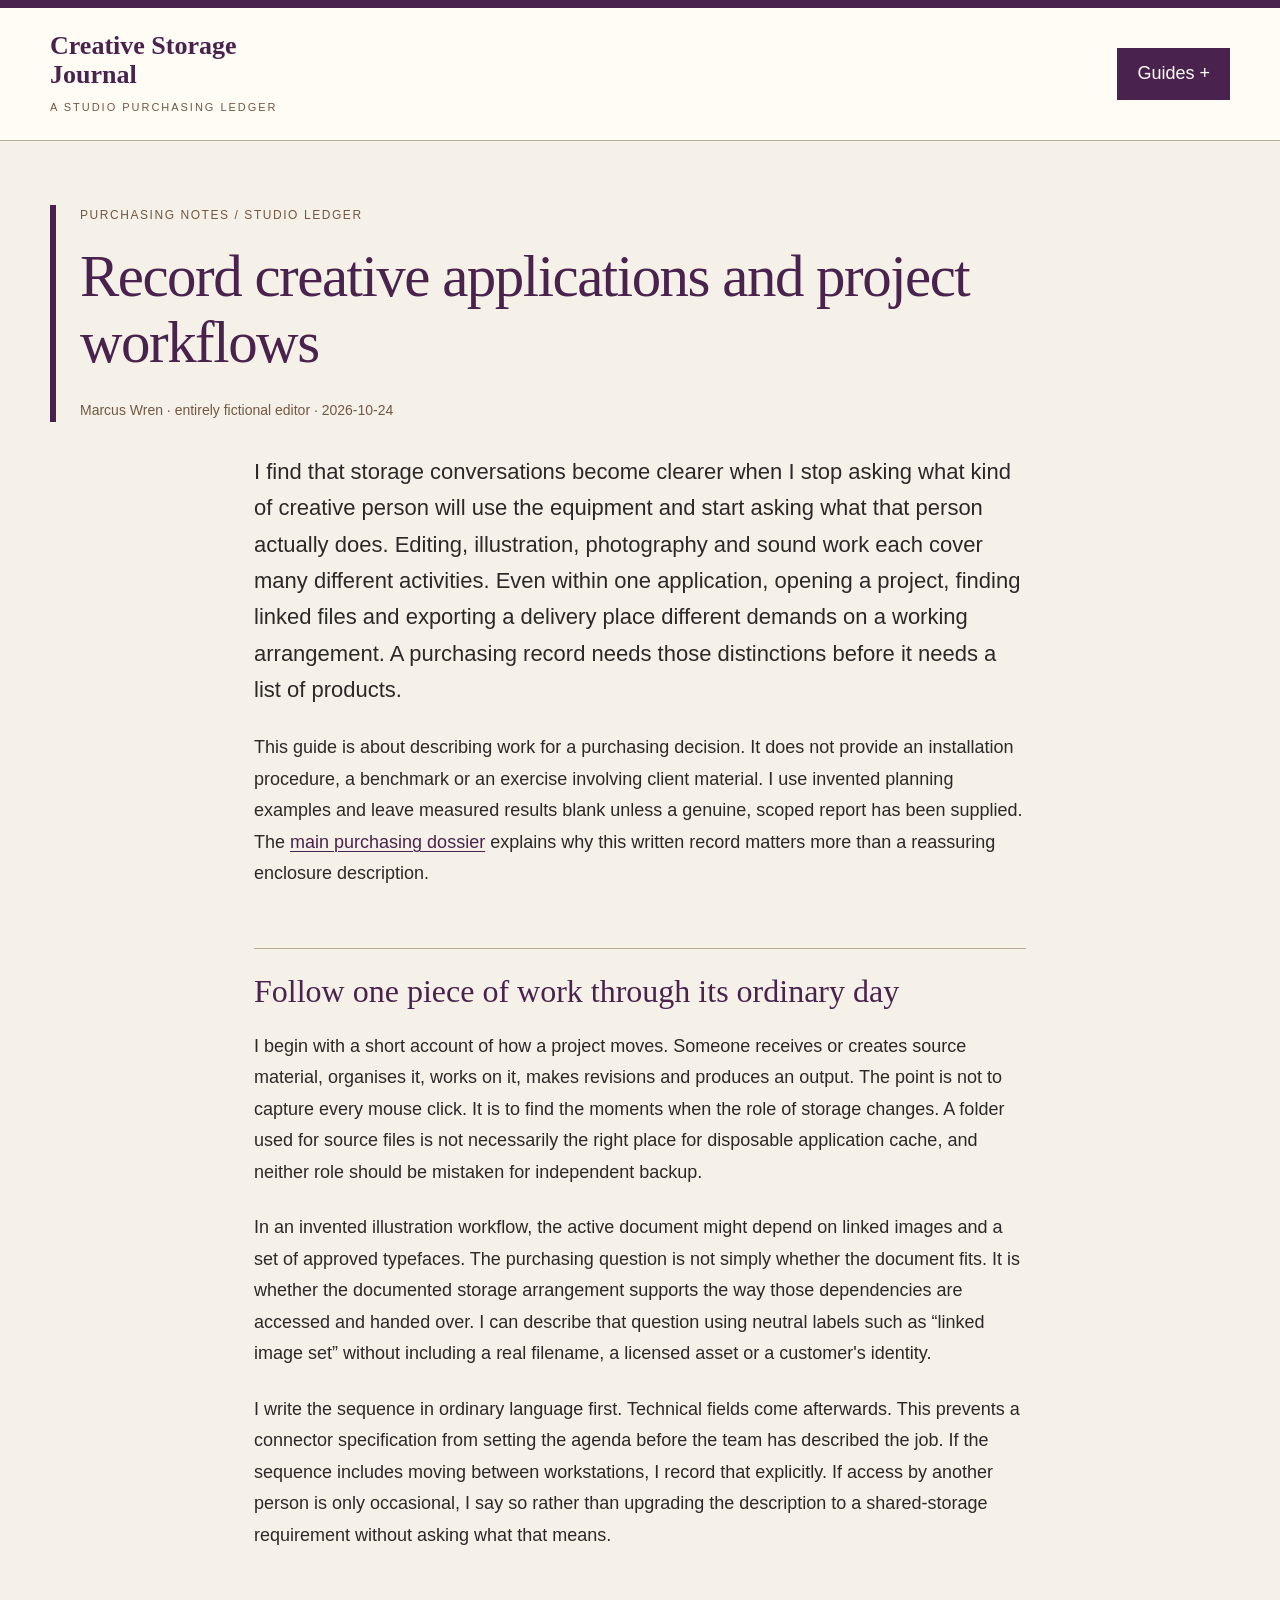
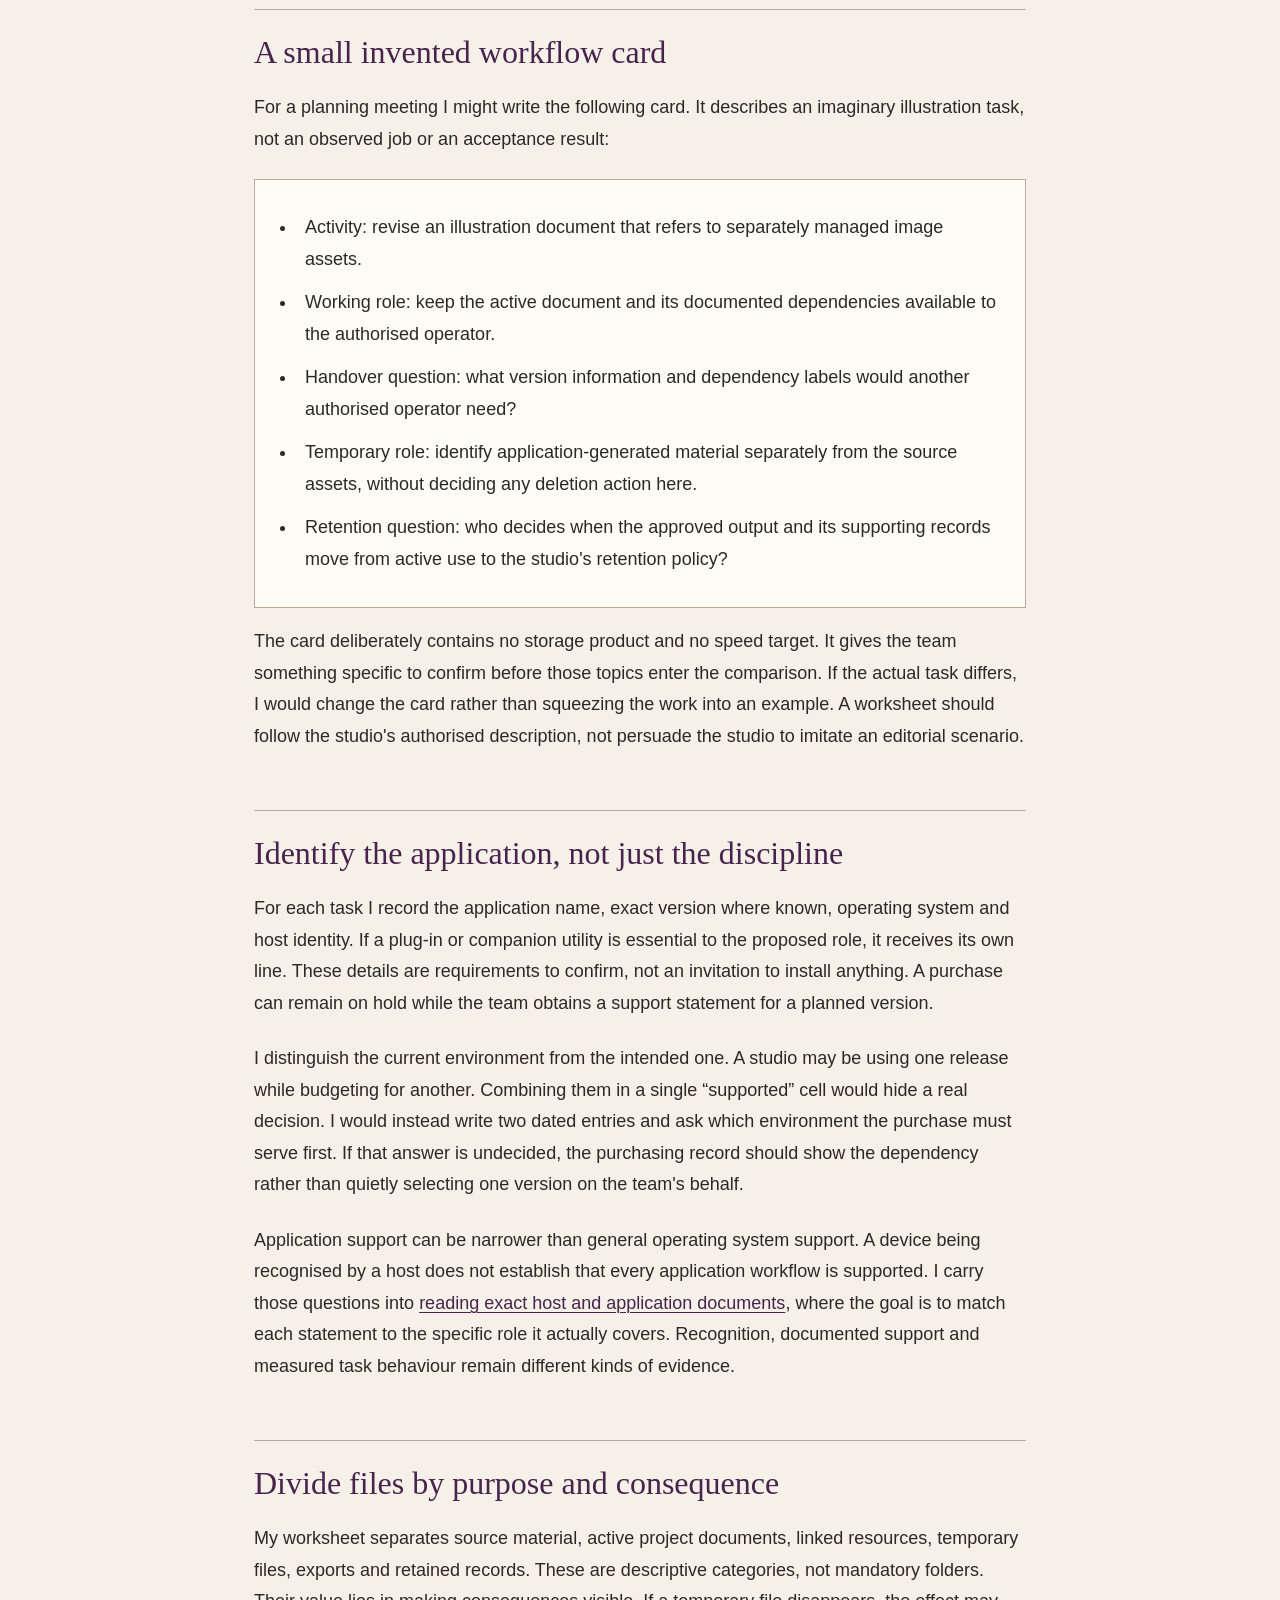
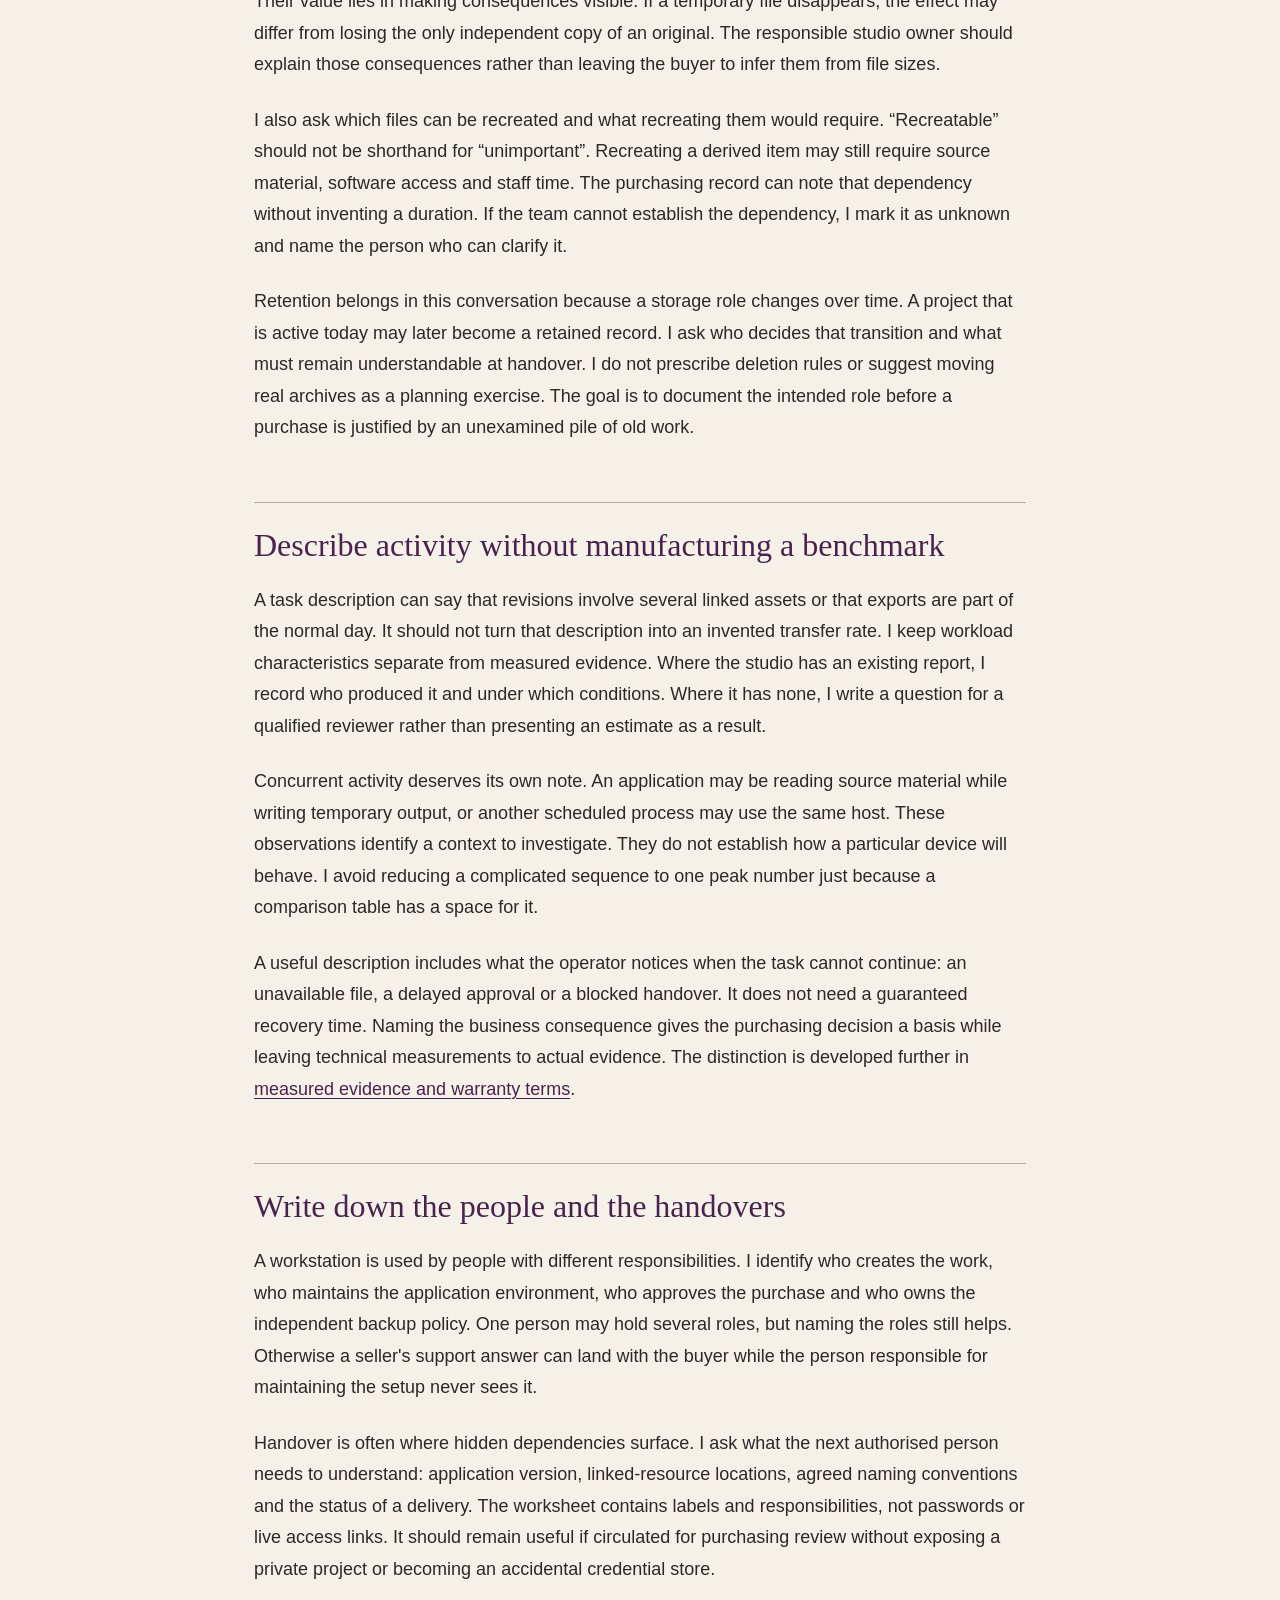
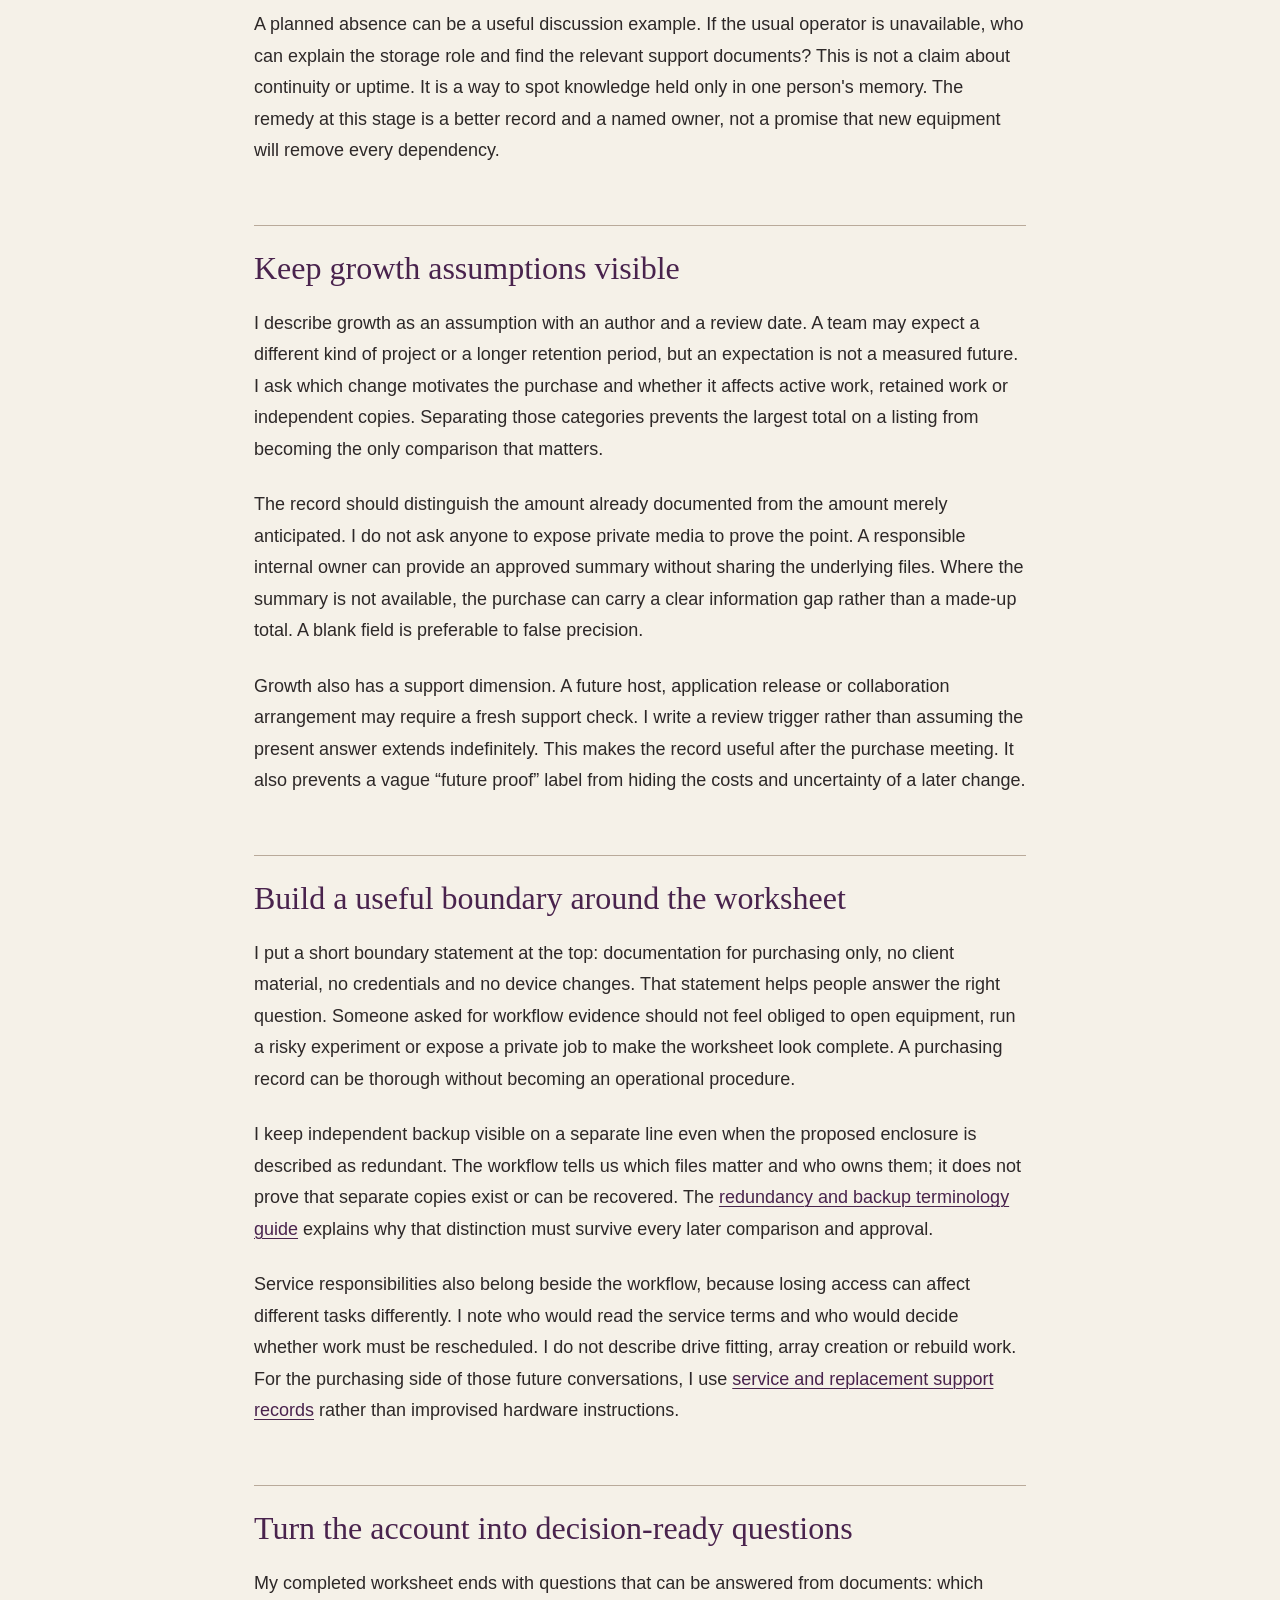
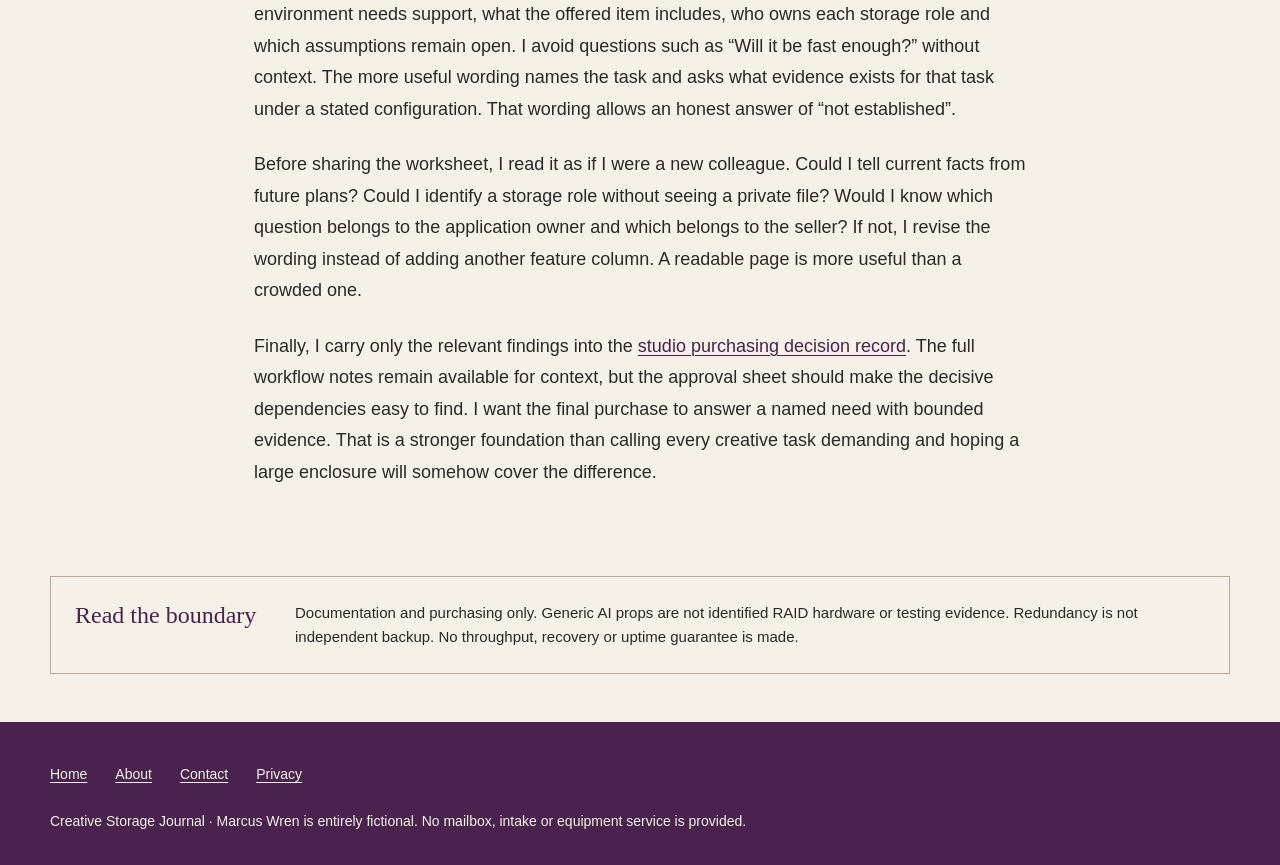
<file: docs/record-creative-applications-and-project-workflows.html>
<!doctype html>
<html lang="en"><head><meta charset="utf-8"><meta name="viewport" content="width=device-width, initial-scale=1">
<title>Record creative applications and project workflows | Creative Storage Journal</title>
<meta name="description" content="Describe creative applications, file roles, handovers and future assumptions without exposing private media or inventing performance measurements."><meta name="theme-color" content="#49234d">
<link rel="canonical" href="https://armaragex.github.io/creative-storage-journal-row906/record-creative-applications-and-project-workflows.html"><link rel="icon" href="data:,"><link rel="stylesheet" href="assets/site.css">
<meta property="og:title" content="Record creative applications and project workflows"><meta property="og:description" content="Describe creative applications, file roles, handovers and future assumptions without exposing private media or inventing performance measurements.">
<meta property="og:url" content="https://armaragex.github.io/creative-storage-journal-row906/record-creative-applications-and-project-workflows.html"><meta property="og:type" content="article">
<meta property="og:site_name" content="Creative Storage Journal"><meta property="og:image" content="https://armaragex.github.io/creative-storage-journal-row906/assets/studio-storage-purchase-dossier.webp">
<meta property="og:image:alt" content="AI-generated studio planning scene with a generic closed enclosure, blank paper cards, closed notebook, folders and sealed carton.">
<script type="application/ld+json">{"@context": "https://schema.org", "@type": "Article", "author": {"@type": "Person", "description": "Entirely fictional editorial voice; no tested equipment experience claimed.", "name": "Marcus Wren"}, "dateModified": "2026-10-24", "datePublished": "2026-10-24", "description": "Describe creative applications, file roles, handovers and future assumptions without exposing private media or inventing performance measurements.", "headline": "Record creative applications and project workflows", "isPartOf": {"@type": "WebSite", "name": "Creative Storage Journal", "url": "https://armaragex.github.io/creative-storage-journal-row906/index.html"}, "mainEntityOfPage": "https://armaragex.github.io/creative-storage-journal-row906/record-creative-applications-and-project-workflows.html", "name": "Record creative applications and project workflows", "url": "https://armaragex.github.io/creative-storage-journal-row906/record-creative-applications-and-project-workflows.html"}</script>
<script defer src="assets/site.js"></script></head>
<body data-page="record-creative-applications-and-project-workflows"><a class="skip" href="#main">Skip to main content</a>
<header class="masthead"><div class="mast-row"><a class="brand" href="index.html">Creative Storage Journal<small>A studio purchasing ledger</small></a>
<div class="guide-toggle"><button type="button" aria-controls="guide-panel" aria-expanded="false">Guides <span aria-hidden="true">+</span></button></div></div>
<nav id="guide-panel" aria-label="Six purchasing guides" hidden><ol><li><a href="record-creative-applications-and-project-workflows.html">Record creative applications and project workflows</a></li><li><a href="read-exact-host-and-application-support-documents.html">Read exact host and application support documents</a></li><li><a href="separate-raid-terminology-from-independent-backup.html">Separate RAID terminology from independent backup</a></li><li><a href="document-drive-service-and-replacement-support.html">Document drive service and replacement support</a></li><li><a href="compare-measured-evidence-scope-and-warranty-terms.html">Compare measured evidence scope and warranty terms</a></li><li><a href="prepare-a-studio-purchasing-decision-record.html">Prepare a studio purchasing decision record</a></li></ol></nav></header>
<main id="main" tabindex="-1"><header class="page-head"><p class="issue">Purchasing notes / Studio ledger</p><h1>Record creative applications and project workflows</h1>
<p class="byline">Marcus Wren · entirely fictional editor · <time datetime="2026-10-24">2026-10-24</time></p></header>
<article class="article-body"><p>I find that storage conversations become clearer when I stop asking what kind of creative person will use the equipment and start asking what that person actually does. Editing, illustration, photography and sound work each cover many different activities. Even within one application, opening a project, finding linked files and exporting a delivery place different demands on a working arrangement. A purchasing record needs those distinctions before it needs a list of products.</p>
<p>This guide is about describing work for a purchasing decision. It does not provide an installation procedure, a benchmark or an exercise involving client material. I use invented planning examples and leave measured results blank unless a genuine, scoped report has been supplied. The <a href="index.html">main purchasing dossier</a> explains why this written record matters more than a reassuring enclosure description.</p>
<h2>Follow one piece of work through its ordinary day</h2>
<p>I begin with a short account of how a project moves. Someone receives or creates source material, organises it, works on it, makes revisions and produces an output. The point is not to capture every mouse click. It is to find the moments when the role of storage changes. A folder used for source files is not necessarily the right place for disposable application cache, and neither role should be mistaken for independent backup.</p>
<p>In an invented illustration workflow, the active document might depend on linked images and a set of approved typefaces. The purchasing question is not simply whether the document fits. It is whether the documented storage arrangement supports the way those dependencies are accessed and handed over. I can describe that question using neutral labels such as “linked image set” without including a real filename, a licensed asset or a customer's identity.</p>
<p>I write the sequence in ordinary language first. Technical fields come afterwards. This prevents a connector specification from setting the agenda before the team has described the job. If the sequence includes moving between workstations, I record that explicitly. If access by another person is only occasional, I say so rather than upgrading the description to a shared-storage requirement without asking what that means.</p>
<h2>A small invented workflow card</h2>
<p>For a planning meeting I might write the following card. It describes an imaginary illustration task, not an observed job or an acceptance result:</p>
<ul>
<li>Activity: revise an illustration document that refers to separately managed image assets.</li>
<li>Working role: keep the active document and its documented dependencies available to the authorised operator.</li>
<li>Handover question: what version information and dependency labels would another authorised operator need?</li>
<li>Temporary role: identify application-generated material separately from the source assets, without deciding any deletion action here.</li>
<li>Retention question: who decides when the approved output and its supporting records move from active use to the studio's retention policy?</li>
</ul>
<p>The card deliberately contains no storage product and no speed target. It gives the team something specific to confirm before those topics enter the comparison. If the actual task differs, I would change the card rather than squeezing the work into an example. A worksheet should follow the studio's authorised description, not persuade the studio to imitate an editorial scenario.</p>
<h2>Identify the application, not just the discipline</h2>
<p>For each task I record the application name, exact version where known, operating system and host identity. If a plug-in or companion utility is essential to the proposed role, it receives its own line. These details are requirements to confirm, not an invitation to install anything. A purchase can remain on hold while the team obtains a support statement for a planned version.</p>
<p>I distinguish the current environment from the intended one. A studio may be using one release while budgeting for another. Combining them in a single “supported” cell would hide a real decision. I would instead write two dated entries and ask which environment the purchase must serve first. If that answer is undecided, the purchasing record should show the dependency rather than quietly selecting one version on the team's behalf.</p>
<p>Application support can be narrower than general operating system support. A device being recognised by a host does not establish that every application workflow is supported. I carry those questions into <a href="read-exact-host-and-application-support-documents.html">reading exact host and application documents</a>, where the goal is to match each statement to the specific role it actually covers. Recognition, documented support and measured task behaviour remain different kinds of evidence.</p>
<h2>Divide files by purpose and consequence</h2>
<p>My worksheet separates source material, active project documents, linked resources, temporary files, exports and retained records. These are descriptive categories, not mandatory folders. Their value lies in making consequences visible. If a temporary file disappears, the effect may differ from losing the only independent copy of an original. The responsible studio owner should explain those consequences rather than leaving the buyer to infer them from file sizes.</p>
<p>I also ask which files can be recreated and what recreating them would require. “Recreatable” should not be shorthand for “unimportant”. Recreating a derived item may still require source material, software access and staff time. The purchasing record can note that dependency without inventing a duration. If the team cannot establish the dependency, I mark it as unknown and name the person who can clarify it.</p>
<p>Retention belongs in this conversation because a storage role changes over time. A project that is active today may later become a retained record. I ask who decides that transition and what must remain understandable at handover. I do not prescribe deletion rules or suggest moving real archives as a planning exercise. The goal is to document the intended role before a purchase is justified by an unexamined pile of old work.</p>
<h2>Describe activity without manufacturing a benchmark</h2>
<p>A task description can say that revisions involve several linked assets or that exports are part of the normal day. It should not turn that description into an invented transfer rate. I keep workload characteristics separate from measured evidence. Where the studio has an existing report, I record who produced it and under which conditions. Where it has none, I write a question for a qualified reviewer rather than presenting an estimate as a result.</p>
<p>Concurrent activity deserves its own note. An application may be reading source material while writing temporary output, or another scheduled process may use the same host. These observations identify a context to investigate. They do not establish how a particular device will behave. I avoid reducing a complicated sequence to one peak number just because a comparison table has a space for it.</p>
<p>A useful description includes what the operator notices when the task cannot continue: an unavailable file, a delayed approval or a blocked handover. It does not need a guaranteed recovery time. Naming the business consequence gives the purchasing decision a basis while leaving technical measurements to actual evidence. The distinction is developed further in <a href="compare-measured-evidence-scope-and-warranty-terms.html">measured evidence and warranty terms</a>.</p>
<h2>Write down the people and the handovers</h2>
<p>A workstation is used by people with different responsibilities. I identify who creates the work, who maintains the application environment, who approves the purchase and who owns the independent backup policy. One person may hold several roles, but naming the roles still helps. Otherwise a seller's support answer can land with the buyer while the person responsible for maintaining the setup never sees it.</p>
<p>Handover is often where hidden dependencies surface. I ask what the next authorised person needs to understand: application version, linked-resource locations, agreed naming conventions and the status of a delivery. The worksheet contains labels and responsibilities, not passwords or live access links. It should remain useful if circulated for purchasing review without exposing a private project or becoming an accidental credential store.</p>
<p>A planned absence can be a useful discussion example. If the usual operator is unavailable, who can explain the storage role and find the relevant support documents? This is not a claim about continuity or uptime. It is a way to spot knowledge held only in one person's memory. The remedy at this stage is a better record and a named owner, not a promise that new equipment will remove every dependency.</p>
<h2>Keep growth assumptions visible</h2>
<p>I describe growth as an assumption with an author and a review date. A team may expect a different kind of project or a longer retention period, but an expectation is not a measured future. I ask which change motivates the purchase and whether it affects active work, retained work or independent copies. Separating those categories prevents the largest total on a listing from becoming the only comparison that matters.</p>
<p>The record should distinguish the amount already documented from the amount merely anticipated. I do not ask anyone to expose private media to prove the point. A responsible internal owner can provide an approved summary without sharing the underlying files. Where the summary is not available, the purchase can carry a clear information gap rather than a made-up total. A blank field is preferable to false precision.</p>
<p>Growth also has a support dimension. A future host, application release or collaboration arrangement may require a fresh support check. I write a review trigger rather than assuming the present answer extends indefinitely. This makes the record useful after the purchase meeting. It also prevents a vague “future proof” label from hiding the costs and uncertainty of a later change.</p>
<h2>Build a useful boundary around the worksheet</h2>
<p>I put a short boundary statement at the top: documentation for purchasing only, no client material, no credentials and no device changes. That statement helps people answer the right question. Someone asked for workflow evidence should not feel obliged to open equipment, run a risky experiment or expose a private job to make the worksheet look complete. A purchasing record can be thorough without becoming an operational procedure.</p>
<p>I keep independent backup visible on a separate line even when the proposed enclosure is described as redundant. The workflow tells us which files matter and who owns them; it does not prove that separate copies exist or can be recovered. The <a href="separate-raid-terminology-from-independent-backup.html">redundancy and backup terminology guide</a> explains why that distinction must survive every later comparison and approval.</p>
<p>Service responsibilities also belong beside the workflow, because losing access can affect different tasks differently. I note who would read the service terms and who would decide whether work must be rescheduled. I do not describe drive fitting, array creation or rebuild work. For the purchasing side of those future conversations, I use <a href="document-drive-service-and-replacement-support.html">service and replacement support records</a> rather than improvised hardware instructions.</p>
<h2>Turn the account into decision-ready questions</h2>
<p>My completed worksheet ends with questions that can be answered from documents: which environment needs support, what the offered item includes, who owns each storage role and which assumptions remain open. I avoid questions such as “Will it be fast enough?” without context. The more useful wording names the task and asks what evidence exists for that task under a stated configuration. That wording allows an honest answer of “not established”.</p>
<p>Before sharing the worksheet, I read it as if I were a new colleague. Could I tell current facts from future plans? Could I identify a storage role without seeing a private file? Would I know which question belongs to the application owner and which belongs to the seller? If not, I revise the wording instead of adding another feature column. A readable page is more useful than a crowded one.</p>
<p>Finally, I carry only the relevant findings into the <a href="prepare-a-studio-purchasing-decision-record.html">studio purchasing decision record</a>. The full workflow notes remain available for context, but the approval sheet should make the decisive dependencies easy to find. I want the final purchase to answer a named need with bounded evidence. That is a stronger foundation than calling every creative task demanding and hoping a large enclosure will somehow cover the difference.</p></article>
<aside class="reading-note"><strong>Read the boundary</strong><p>Documentation and purchasing only. Generic AI props are not identified RAID hardware or testing evidence. Redundancy is not independent backup. No throughput, recovery or uptime guarantee is made.</p></aside></main>
<footer class="footer"><nav aria-label="Publication"><a href="index.html">Home</a><a href="about.html">About</a><a href="contact.html">Contact</a><a href="privacy.html">Privacy</a></nav><p>Creative Storage Journal · Marcus Wren is entirely fictional. No mailbox, intake or equipment service is provided.</p></footer></body></html>
</file>
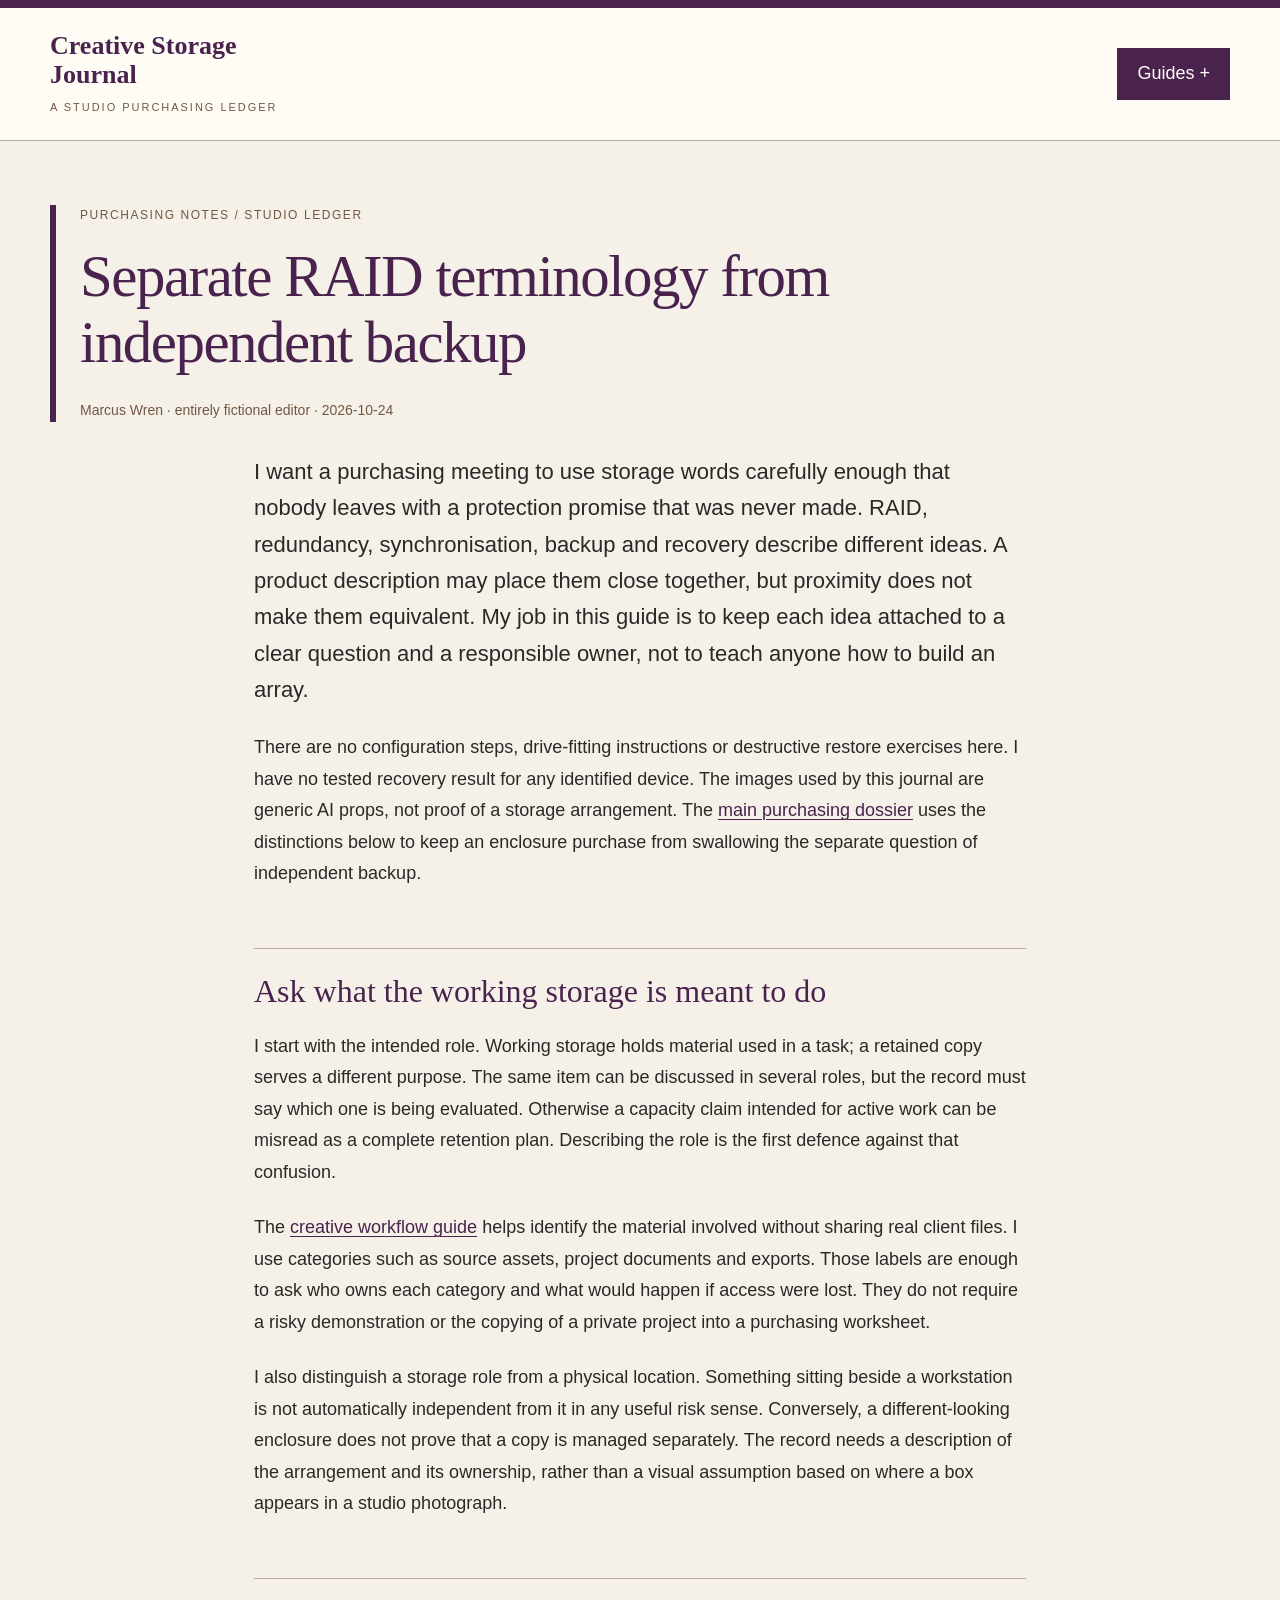
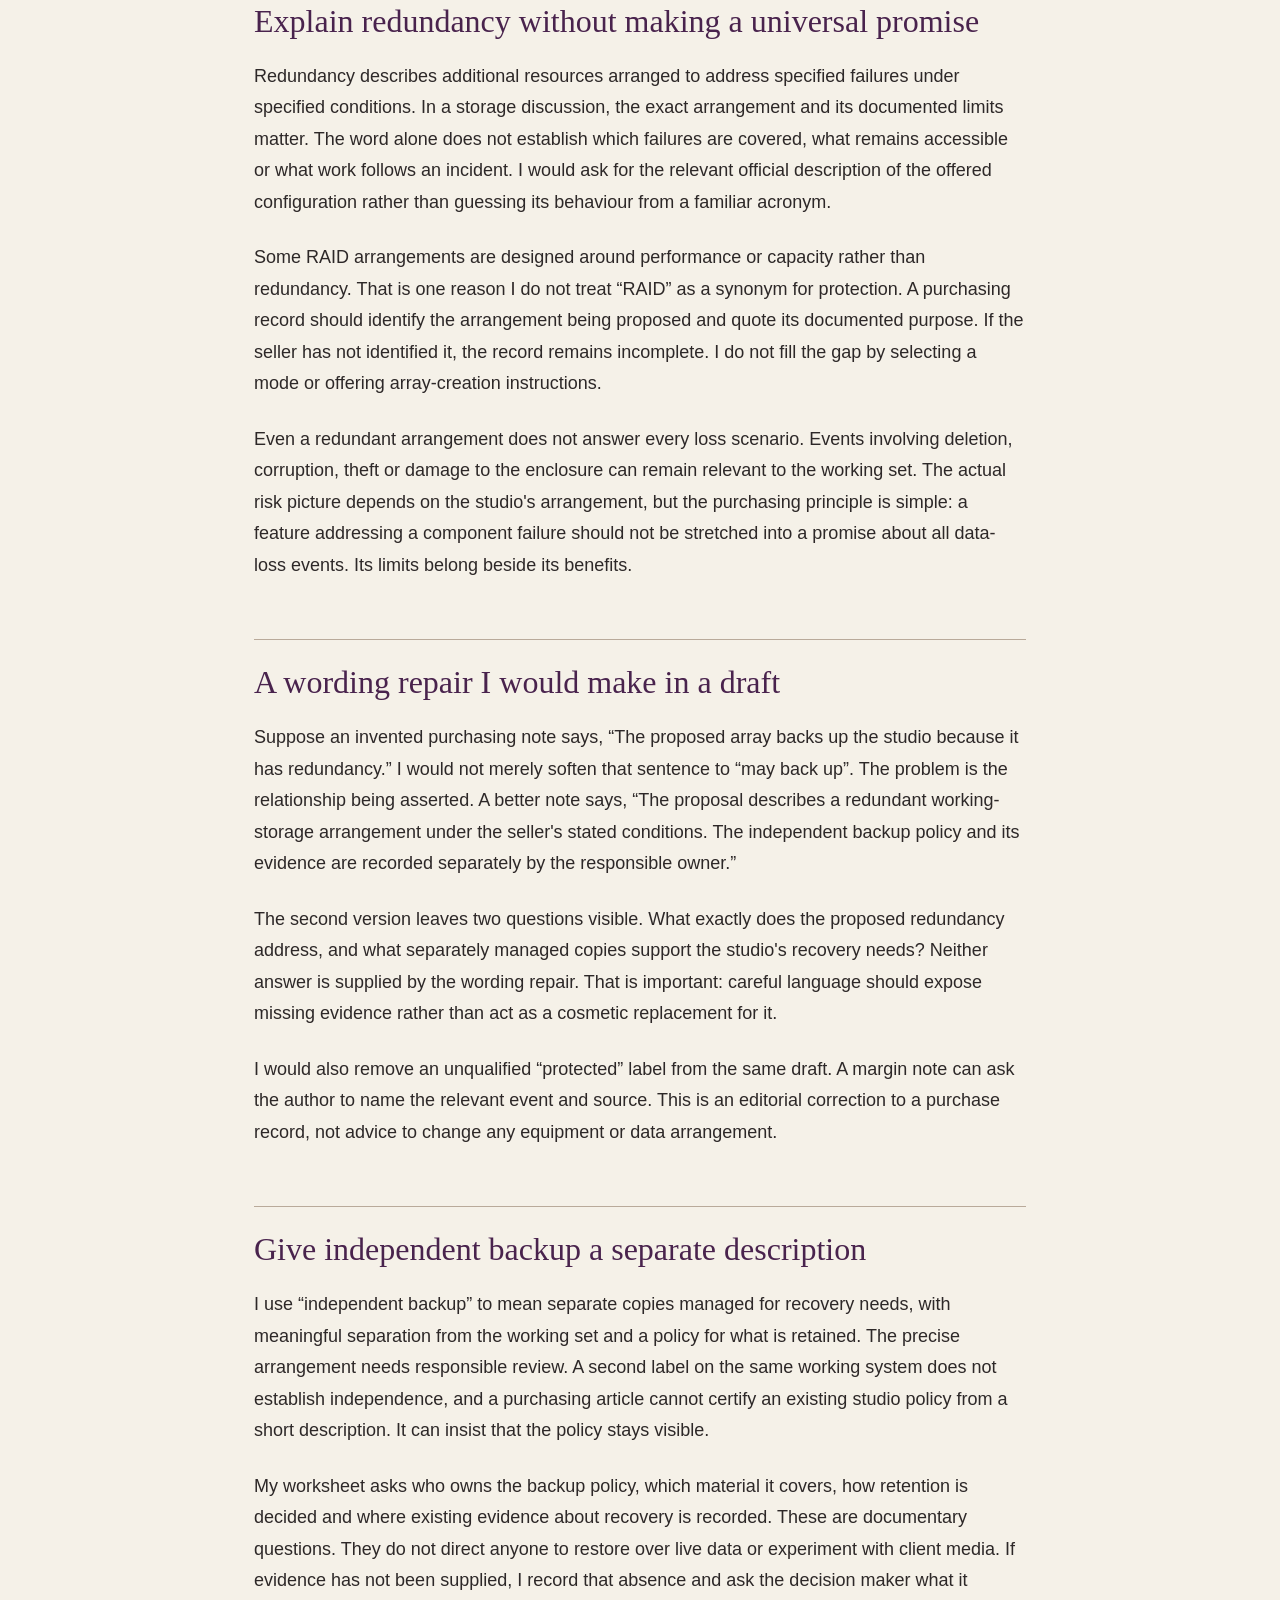
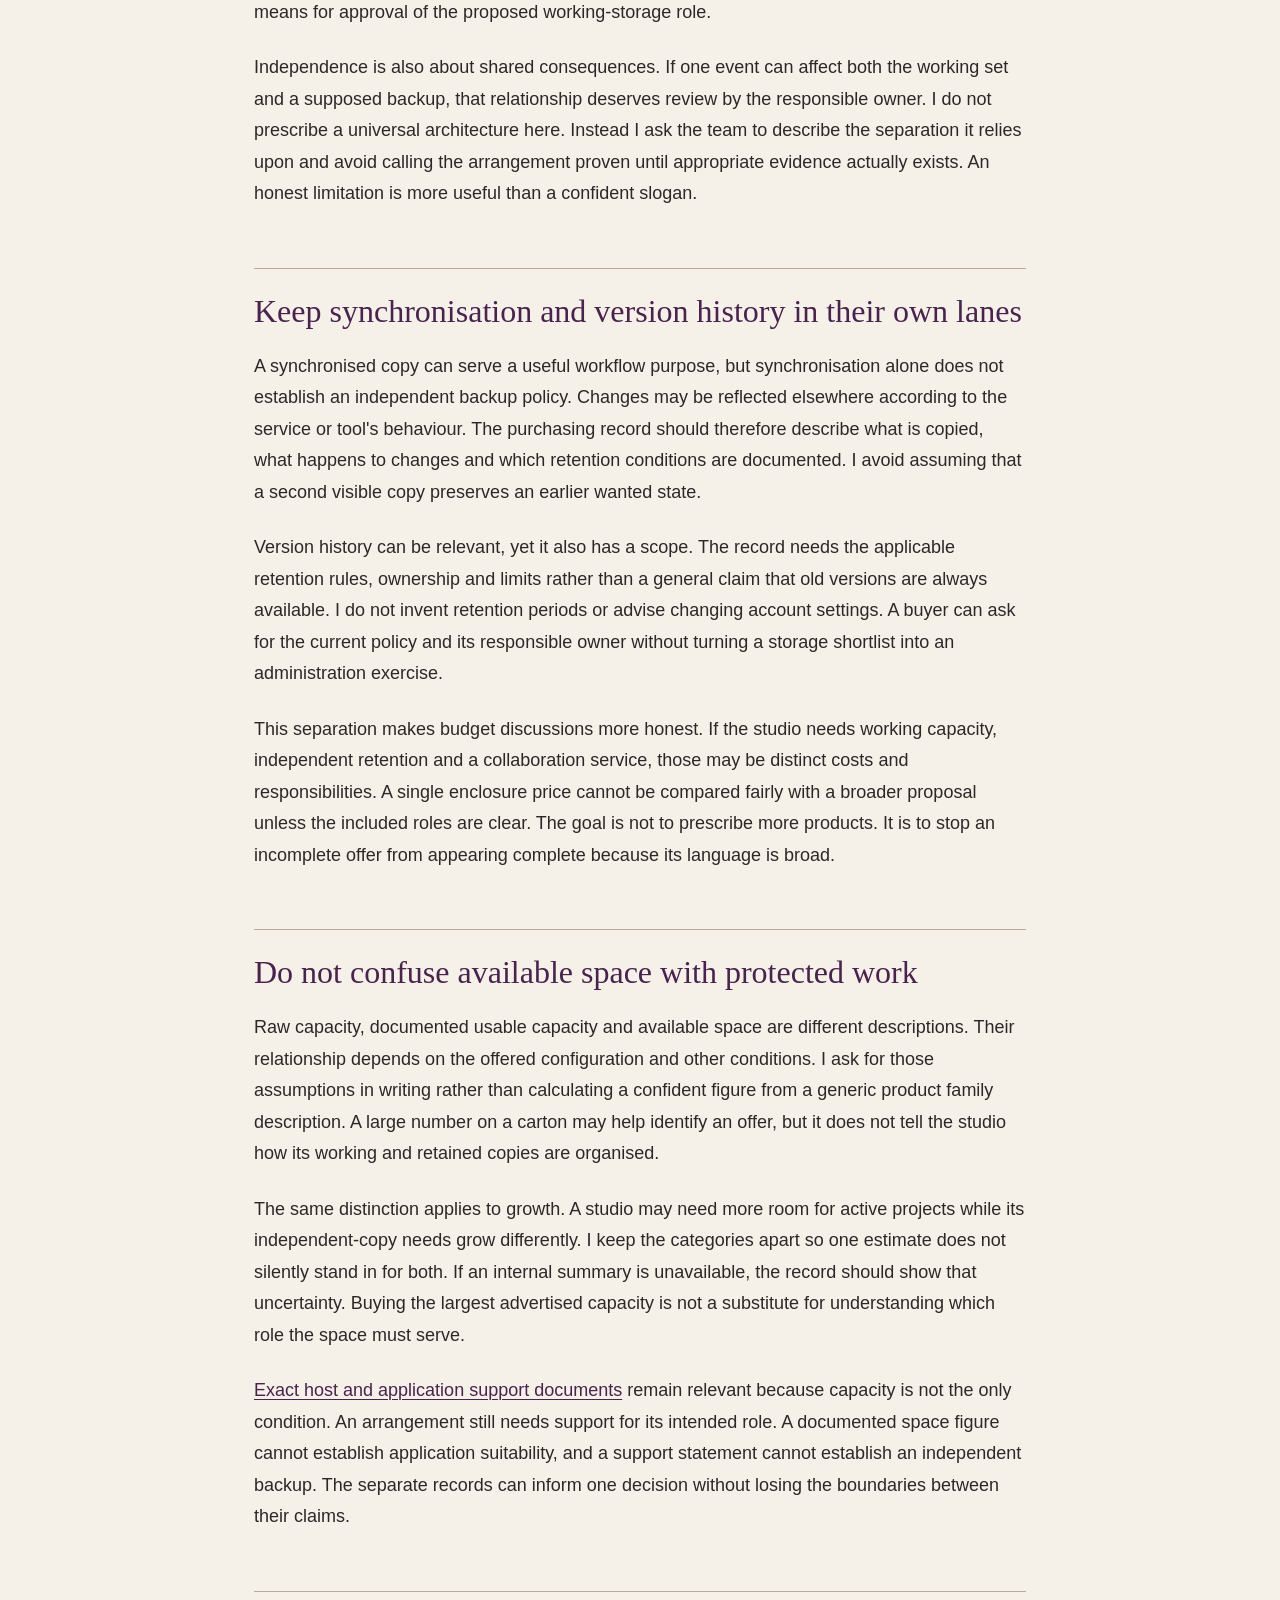
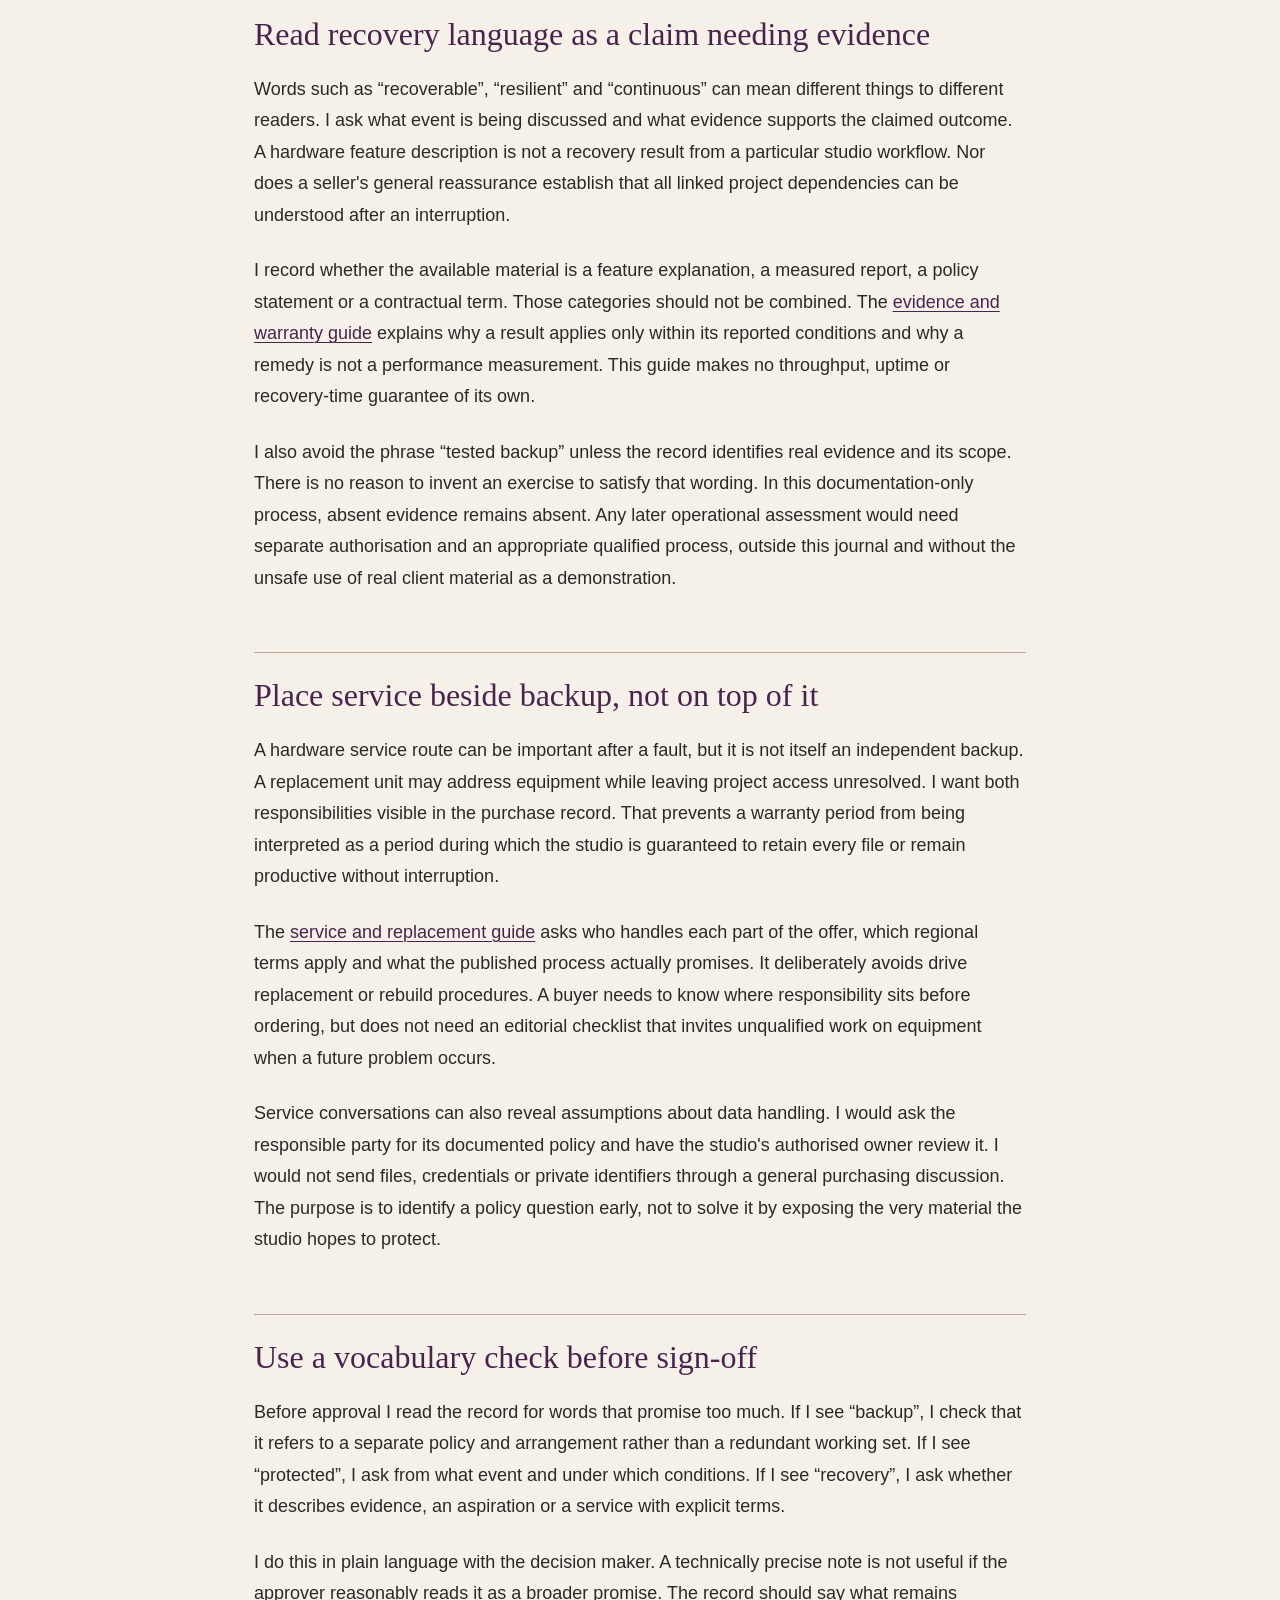
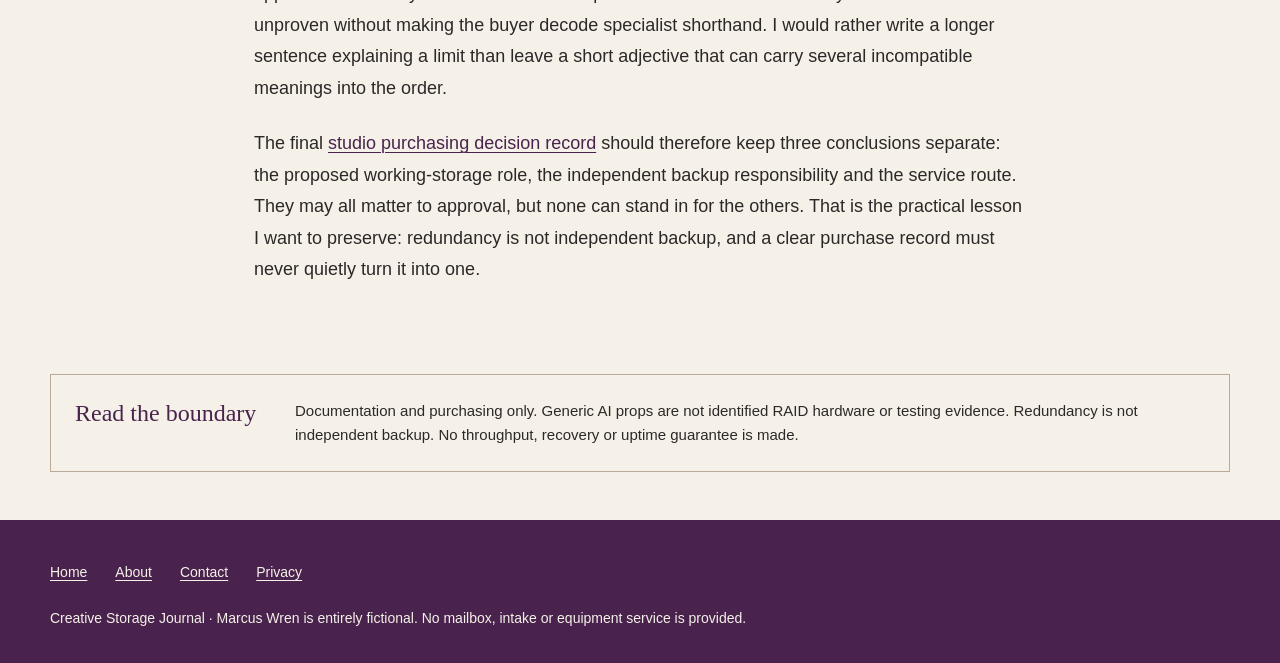
<file: docs/separate-raid-terminology-from-independent-backup.html>
<!doctype html>
<html lang="en"><head><meta charset="utf-8"><meta name="viewport" content="width=device-width, initial-scale=1">
<title>Separate RAID terminology from independent backup | Creative Storage Journal</title>
<meta name="description" content="Keep RAID terminology, redundancy, synchronisation, independent backup and recovery evidence separate in a studio purchasing record."><meta name="theme-color" content="#49234d">
<link rel="canonical" href="https://armaragex.github.io/creative-storage-journal-row906/separate-raid-terminology-from-independent-backup.html"><link rel="icon" href="data:,"><link rel="stylesheet" href="assets/site.css">
<meta property="og:title" content="Separate RAID terminology from independent backup"><meta property="og:description" content="Keep RAID terminology, redundancy, synchronisation, independent backup and recovery evidence separate in a studio purchasing record.">
<meta property="og:url" content="https://armaragex.github.io/creative-storage-journal-row906/separate-raid-terminology-from-independent-backup.html"><meta property="og:type" content="article">
<meta property="og:site_name" content="Creative Storage Journal"><meta property="og:image" content="https://armaragex.github.io/creative-storage-journal-row906/assets/studio-storage-purchase-dossier.webp">
<meta property="og:image:alt" content="AI-generated studio planning scene with a generic closed enclosure, blank paper cards, closed notebook, folders and sealed carton.">
<script type="application/ld+json">{"@context": "https://schema.org", "@type": "Article", "author": {"@type": "Person", "description": "Entirely fictional editorial voice; no tested equipment experience claimed.", "name": "Marcus Wren"}, "dateModified": "2026-10-24", "datePublished": "2026-10-24", "description": "Keep RAID terminology, redundancy, synchronisation, independent backup and recovery evidence separate in a studio purchasing record.", "headline": "Separate RAID terminology from independent backup", "isPartOf": {"@type": "WebSite", "name": "Creative Storage Journal", "url": "https://armaragex.github.io/creative-storage-journal-row906/index.html"}, "mainEntityOfPage": "https://armaragex.github.io/creative-storage-journal-row906/separate-raid-terminology-from-independent-backup.html", "name": "Separate RAID terminology from independent backup", "url": "https://armaragex.github.io/creative-storage-journal-row906/separate-raid-terminology-from-independent-backup.html"}</script>
<script defer src="assets/site.js"></script></head>
<body data-page="separate-raid-terminology-from-independent-backup"><a class="skip" href="#main">Skip to main content</a>
<header class="masthead"><div class="mast-row"><a class="brand" href="index.html">Creative Storage Journal<small>A studio purchasing ledger</small></a>
<div class="guide-toggle"><button type="button" aria-controls="guide-panel" aria-expanded="false">Guides <span aria-hidden="true">+</span></button></div></div>
<nav id="guide-panel" aria-label="Six purchasing guides" hidden><ol><li><a href="record-creative-applications-and-project-workflows.html">Record creative applications and project workflows</a></li><li><a href="read-exact-host-and-application-support-documents.html">Read exact host and application support documents</a></li><li><a href="separate-raid-terminology-from-independent-backup.html">Separate RAID terminology from independent backup</a></li><li><a href="document-drive-service-and-replacement-support.html">Document drive service and replacement support</a></li><li><a href="compare-measured-evidence-scope-and-warranty-terms.html">Compare measured evidence scope and warranty terms</a></li><li><a href="prepare-a-studio-purchasing-decision-record.html">Prepare a studio purchasing decision record</a></li></ol></nav></header>
<main id="main" tabindex="-1"><header class="page-head"><p class="issue">Purchasing notes / Studio ledger</p><h1>Separate RAID terminology from independent backup</h1>
<p class="byline">Marcus Wren · entirely fictional editor · <time datetime="2026-10-24">2026-10-24</time></p></header>
<article class="article-body"><p>I want a purchasing meeting to use storage words carefully enough that nobody leaves with a protection promise that was never made. RAID, redundancy, synchronisation, backup and recovery describe different ideas. A product description may place them close together, but proximity does not make them equivalent. My job in this guide is to keep each idea attached to a clear question and a responsible owner, not to teach anyone how to build an array.</p>
<p>There are no configuration steps, drive-fitting instructions or destructive restore exercises here. I have no tested recovery result for any identified device. The images used by this journal are generic AI props, not proof of a storage arrangement. The <a href="index.html">main purchasing dossier</a> uses the distinctions below to keep an enclosure purchase from swallowing the separate question of independent backup.</p>
<h2>Ask what the working storage is meant to do</h2>
<p>I start with the intended role. Working storage holds material used in a task; a retained copy serves a different purpose. The same item can be discussed in several roles, but the record must say which one is being evaluated. Otherwise a capacity claim intended for active work can be misread as a complete retention plan. Describing the role is the first defence against that confusion.</p>
<p>The <a href="record-creative-applications-and-project-workflows.html">creative workflow guide</a> helps identify the material involved without sharing real client files. I use categories such as source assets, project documents and exports. Those labels are enough to ask who owns each category and what would happen if access were lost. They do not require a risky demonstration or the copying of a private project into a purchasing worksheet.</p>
<p>I also distinguish a storage role from a physical location. Something sitting beside a workstation is not automatically independent from it in any useful risk sense. Conversely, a different-looking enclosure does not prove that a copy is managed separately. The record needs a description of the arrangement and its ownership, rather than a visual assumption based on where a box appears in a studio photograph.</p>
<h2>Explain redundancy without making a universal promise</h2>
<p>Redundancy describes additional resources arranged to address specified failures under specified conditions. In a storage discussion, the exact arrangement and its documented limits matter. The word alone does not establish which failures are covered, what remains accessible or what work follows an incident. I would ask for the relevant official description of the offered configuration rather than guessing its behaviour from a familiar acronym.</p>
<p>Some RAID arrangements are designed around performance or capacity rather than redundancy. That is one reason I do not treat “RAID” as a synonym for protection. A purchasing record should identify the arrangement being proposed and quote its documented purpose. If the seller has not identified it, the record remains incomplete. I do not fill the gap by selecting a mode or offering array-creation instructions.</p>
<p>Even a redundant arrangement does not answer every loss scenario. Events involving deletion, corruption, theft or damage to the enclosure can remain relevant to the working set. The actual risk picture depends on the studio's arrangement, but the purchasing principle is simple: a feature addressing a component failure should not be stretched into a promise about all data-loss events. Its limits belong beside its benefits.</p>
<h2>A wording repair I would make in a draft</h2>
<p>Suppose an invented purchasing note says, “The proposed array backs up the studio because it has redundancy.” I would not merely soften that sentence to “may back up”. The problem is the relationship being asserted. A better note says, “The proposal describes a redundant working-storage arrangement under the seller's stated conditions. The independent backup policy and its evidence are recorded separately by the responsible owner.”</p>
<p>The second version leaves two questions visible. What exactly does the proposed redundancy address, and what separately managed copies support the studio's recovery needs? Neither answer is supplied by the wording repair. That is important: careful language should expose missing evidence rather than act as a cosmetic replacement for it.</p>
<p>I would also remove an unqualified “protected” label from the same draft. A margin note can ask the author to name the relevant event and source. This is an editorial correction to a purchase record, not advice to change any equipment or data arrangement.</p>
<h2>Give independent backup a separate description</h2>
<p>I use “independent backup” to mean separate copies managed for recovery needs, with meaningful separation from the working set and a policy for what is retained. The precise arrangement needs responsible review. A second label on the same working system does not establish independence, and a purchasing article cannot certify an existing studio policy from a short description. It can insist that the policy stays visible.</p>
<p>My worksheet asks who owns the backup policy, which material it covers, how retention is decided and where existing evidence about recovery is recorded. These are documentary questions. They do not direct anyone to restore over live data or experiment with client media. If evidence has not been supplied, I record that absence and ask the decision maker what it means for approval of the proposed working-storage role.</p>
<p>Independence is also about shared consequences. If one event can affect both the working set and a supposed backup, that relationship deserves review by the responsible owner. I do not prescribe a universal architecture here. Instead I ask the team to describe the separation it relies upon and avoid calling the arrangement proven until appropriate evidence actually exists. An honest limitation is more useful than a confident slogan.</p>
<h2>Keep synchronisation and version history in their own lanes</h2>
<p>A synchronised copy can serve a useful workflow purpose, but synchronisation alone does not establish an independent backup policy. Changes may be reflected elsewhere according to the service or tool's behaviour. The purchasing record should therefore describe what is copied, what happens to changes and which retention conditions are documented. I avoid assuming that a second visible copy preserves an earlier wanted state.</p>
<p>Version history can be relevant, yet it also has a scope. The record needs the applicable retention rules, ownership and limits rather than a general claim that old versions are always available. I do not invent retention periods or advise changing account settings. A buyer can ask for the current policy and its responsible owner without turning a storage shortlist into an administration exercise.</p>
<p>This separation makes budget discussions more honest. If the studio needs working capacity, independent retention and a collaboration service, those may be distinct costs and responsibilities. A single enclosure price cannot be compared fairly with a broader proposal unless the included roles are clear. The goal is not to prescribe more products. It is to stop an incomplete offer from appearing complete because its language is broad.</p>
<h2>Do not confuse available space with protected work</h2>
<p>Raw capacity, documented usable capacity and available space are different descriptions. Their relationship depends on the offered configuration and other conditions. I ask for those assumptions in writing rather than calculating a confident figure from a generic product family description. A large number on a carton may help identify an offer, but it does not tell the studio how its working and retained copies are organised.</p>
<p>The same distinction applies to growth. A studio may need more room for active projects while its independent-copy needs grow differently. I keep the categories apart so one estimate does not silently stand in for both. If an internal summary is unavailable, the record should show that uncertainty. Buying the largest advertised capacity is not a substitute for understanding which role the space must serve.</p>
<p><a href="read-exact-host-and-application-support-documents.html">Exact host and application support documents</a> remain relevant because capacity is not the only condition. An arrangement still needs support for its intended role. A documented space figure cannot establish application suitability, and a support statement cannot establish an independent backup. The separate records can inform one decision without losing the boundaries between their claims.</p>
<h2>Read recovery language as a claim needing evidence</h2>
<p>Words such as “recoverable”, “resilient” and “continuous” can mean different things to different readers. I ask what event is being discussed and what evidence supports the claimed outcome. A hardware feature description is not a recovery result from a particular studio workflow. Nor does a seller's general reassurance establish that all linked project dependencies can be understood after an interruption.</p>
<p>I record whether the available material is a feature explanation, a measured report, a policy statement or a contractual term. Those categories should not be combined. The <a href="compare-measured-evidence-scope-and-warranty-terms.html">evidence and warranty guide</a> explains why a result applies only within its reported conditions and why a remedy is not a performance measurement. This guide makes no throughput, uptime or recovery-time guarantee of its own.</p>
<p>I also avoid the phrase “tested backup” unless the record identifies real evidence and its scope. There is no reason to invent an exercise to satisfy that wording. In this documentation-only process, absent evidence remains absent. Any later operational assessment would need separate authorisation and an appropriate qualified process, outside this journal and without the unsafe use of real client material as a demonstration.</p>
<h2>Place service beside backup, not on top of it</h2>
<p>A hardware service route can be important after a fault, but it is not itself an independent backup. A replacement unit may address equipment while leaving project access unresolved. I want both responsibilities visible in the purchase record. That prevents a warranty period from being interpreted as a period during which the studio is guaranteed to retain every file or remain productive without interruption.</p>
<p>The <a href="document-drive-service-and-replacement-support.html">service and replacement guide</a> asks who handles each part of the offer, which regional terms apply and what the published process actually promises. It deliberately avoids drive replacement or rebuild procedures. A buyer needs to know where responsibility sits before ordering, but does not need an editorial checklist that invites unqualified work on equipment when a future problem occurs.</p>
<p>Service conversations can also reveal assumptions about data handling. I would ask the responsible party for its documented policy and have the studio's authorised owner review it. I would not send files, credentials or private identifiers through a general purchasing discussion. The purpose is to identify a policy question early, not to solve it by exposing the very material the studio hopes to protect.</p>
<h2>Use a vocabulary check before sign-off</h2>
<p>Before approval I read the record for words that promise too much. If I see “backup”, I check that it refers to a separate policy and arrangement rather than a redundant working set. If I see “protected”, I ask from what event and under which conditions. If I see “recovery”, I ask whether it describes evidence, an aspiration or a service with explicit terms.</p>
<p>I do this in plain language with the decision maker. A technically precise note is not useful if the approver reasonably reads it as a broader promise. The record should say what remains unproven without making the buyer decode specialist shorthand. I would rather write a longer sentence explaining a limit than leave a short adjective that can carry several incompatible meanings into the order.</p>
<p>The final <a href="prepare-a-studio-purchasing-decision-record.html">studio purchasing decision record</a> should therefore keep three conclusions separate: the proposed working-storage role, the independent backup responsibility and the service route. They may all matter to approval, but none can stand in for the others. That is the practical lesson I want to preserve: redundancy is not independent backup, and a clear purchase record must never quietly turn it into one.</p></article>
<aside class="reading-note"><strong>Read the boundary</strong><p>Documentation and purchasing only. Generic AI props are not identified RAID hardware or testing evidence. Redundancy is not independent backup. No throughput, recovery or uptime guarantee is made.</p></aside></main>
<footer class="footer"><nav aria-label="Publication"><a href="index.html">Home</a><a href="about.html">About</a><a href="contact.html">Contact</a><a href="privacy.html">Privacy</a></nav><p>Creative Storage Journal · Marcus Wren is entirely fictional. No mailbox, intake or equipment service is provided.</p></footer></body></html>
</file>
<file: docs/assets/site.css>
:root{--chalk:#f5f1e8;--paper:#fffcf5;--orchid:#49234d;--ink:#2d2828;--umber:#725743;--line:#b9aa9a;--wash:#e9e0e8}*{box-sizing:border-box}html{scroll-behavior:auto}body{margin:0;background:var(--chalk);color:var(--ink);font:18px/1.75 Arial,Helvetica,sans-serif}a{color:var(--orchid);text-decoration-thickness:1px;text-underline-offset:.19em}a:hover{text-decoration-thickness:3px}button{font:inherit;cursor:pointer}a:focus-visible,button:focus-visible,[tabindex]:focus-visible{outline:3px solid var(--orchid);outline-offset:5px;background:#f3e3ae;color:#2d182f}.skip{position:absolute;left:18px;top:-120px;z-index:10;padding:12px 20px;background:var(--paper)}.skip:focus{top:12px}.masthead{border-top:8px solid var(--orchid);border-bottom:1px solid var(--line);padding:24px max(24px,calc((100% - 1180px)/2));background:var(--paper)}.mast-row{display:flex;align-items:center;justify-content:space-between;gap:24px}.brand{font:700 26px/1.1 Georgia,'Times New Roman',serif;max-width:270px;text-decoration:none;display:block}.brand small{font:11px/1.5 Arial,sans-serif;letter-spacing:.18em;text-transform:uppercase;display:block;color:var(--umber);margin-top:10px}.guide-toggle button{border:1px solid var(--orchid);background:var(--orchid);color:var(--paper);padding:9px 19px;min-height:48px;white-space:nowrap}.guide-toggle button:focus-visible{background:#f3e3ae;color:var(--orchid)}#guide-panel{border-top:1px solid var(--line);margin-top:24px;padding-top:20px}#guide-panel[hidden]{display:none}#guide-panel ol{list-style:none;counter-reset:guide;display:grid;grid-template-columns:repeat(3,minmax(0,1fr));gap:12px 24px;padding:0;margin:0}#guide-panel li{counter-increment:guide}#guide-panel a{display:block;padding:12px 10px;font-size:15px;line-height:1.5;border-bottom:1px solid var(--line);min-height:74px}#guide-panel a:before{content:counter(guide,decimal-leading-zero) ' / ';color:var(--umber);font-size:12px}.issue{margin:0;color:var(--umber);font-size:12px;text-transform:uppercase;letter-spacing:.13em}.page-head{max-width:1180px;margin:64px auto 32px;padding:0 24px;border-left:6px solid var(--orchid)}h1{font:400 clamp(36px,4.6vw,66px)/1.12 Georgia,'Times New Roman',serif;letter-spacing:-.025em;max-width:1000px;color:var(--orchid);margin:18px 0 22px}.byline{font-size:14px;color:var(--umber);margin:0}.article-body{max-width:820px;margin:0 auto;padding:0 24px 64px}.article-body>p:first-child{font-size:22px;line-height:1.65}.article-body h2{font:400 32px/1.25 Georgia,'Times New Roman',serif;color:var(--orchid);margin:58px 0 20px;padding-top:22px;border-top:1px solid var(--line)}.article-body p{margin:0 0 24px}.article-body li{padding-left:8px;margin:12px 0}.article-body ul{padding:20px 26px 20px 42px;background:var(--paper);border:1px solid var(--line)}figure{margin:38px 0 42px}figure img{display:block;width:100%;height:auto;border:1px solid var(--line);background:var(--wash)}figcaption{color:#655044;font-size:14px;line-height:1.6;margin-top:12px;padding-left:16px;border-left:3px solid var(--orchid)}figure.portrait{max-width:380px;margin-left:auto;margin-right:auto}.table-scroll{overflow-x:auto;border:1px solid var(--umber);background:var(--paper);margin:30px 0;max-width:100%;overscroll-behavior-x:contain}table{border-collapse:collapse;min-width:1080px;width:100%;font-size:16px;line-height:1.55}caption{text-align:left;background:var(--wash);padding:16px 20px;font-weight:700;color:var(--orchid)}th,td{padding:18px 20px;border:1px solid #cdbfae;text-align:left;vertical-align:top}thead th{background:var(--orchid);color:var(--paper)}tbody th{color:var(--orchid);width:150px}.reading-note{max-width:1180px;margin:0 auto 48px;padding:24px;border:1px solid var(--line);display:grid;grid-template-columns:200px 1fr;gap:20px;font-size:15px;line-height:1.6}.reading-note strong{font:24px/1.2 Georgia,serif;color:var(--orchid)}.reading-note p{margin:0}.footer{padding:32px max(24px,calc((100% - 1180px)/2));background:var(--orchid);color:var(--chalk);font-size:14px}.footer nav{display:flex;gap:28px;flex-wrap:wrap}.footer a{color:var(--chalk);padding:8px 0}.footer a:focus-visible{color:var(--orchid)}.footer p{max-width:720px;margin-bottom:0}.article-body a{overflow-wrap:anywhere}main:focus{outline-offset:-4px}body[data-page='index'] .article-body figure:first-of-type{margin-top:42px}@media(max-width:650px){body{font-size:17px;line-height:1.75}.masthead{padding:20px}.mast-row{gap:16px;align-items:flex-start}.brand{font-size:22px;max-width:210px}.brand small{font-size:10px;letter-spacing:.1em}.guide-toggle button{font-size:15px;padding:8px 12px}#guide-panel ol{grid-template-columns:1fr;gap:0}#guide-panel a{min-height:44px;padding:9px;font-size:15px}.page-head{margin:36px 20px 28px;padding:0 0 0 18px}h1{font-size:37px;line-height:1.13}.article-body{padding:0 20px 38px;min-width:0}.article-body>p:first-child{font-size:20px}.article-body h2{font-size:28px;margin-top:40px}.reading-note{margin:0 20px 32px;grid-template-columns:1fr;padding:20px;gap:12px}.footer{padding:28px 20px}.footer nav{gap:20px}figure.portrait{max-width:310px}}@media(prefers-reduced-motion:reduce){*{scroll-behavior:auto!important}}@media print{.guide-toggle,.skip{display:none}.masthead,.footer{background:white;color:black}.footer a{color:black}.article-body{max-width:none}a{color:black}.table-scroll{overflow:visible}table{min-width:0}h2,figure{break-inside:avoid}}
</file>
